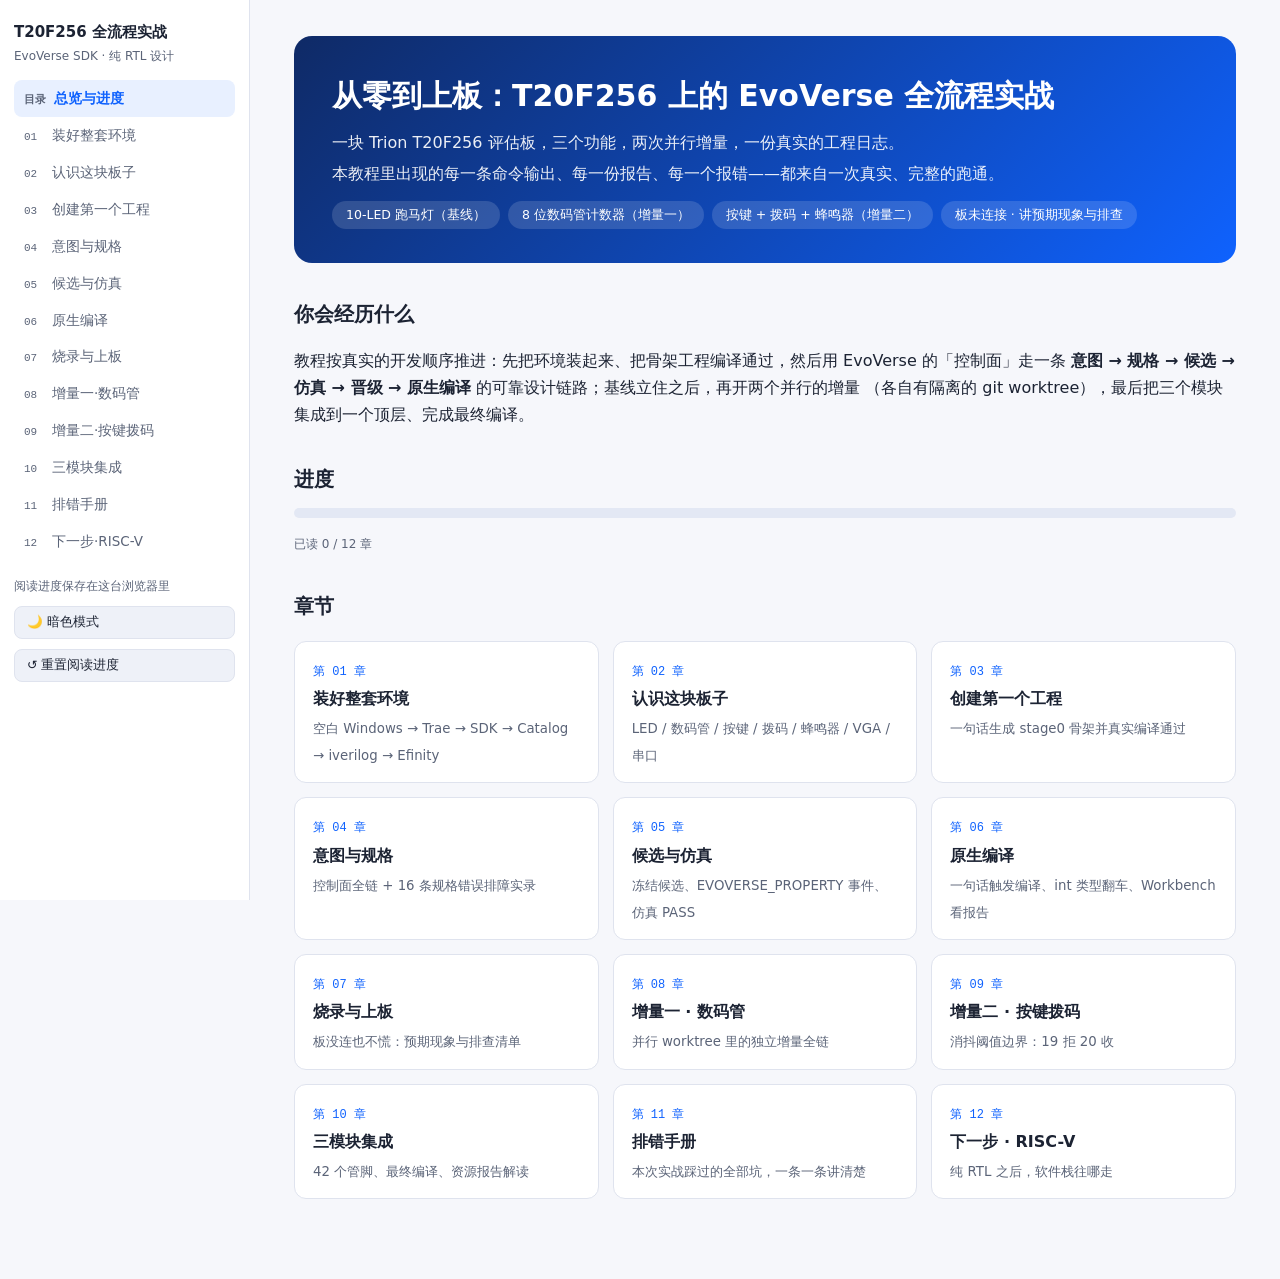
<file: learn/t20f256-rtl-fullflow/index.html>
<!doctype html>
<html lang="zh-CN">
<head>
<meta charset="utf-8">
<meta name="viewport" content="width=device-width, initial-scale=1">
<title>T20F256 全流程实战 · 目录</title>
<link rel="stylesheet" href="assets/site.css?v=2">
<script>(function(){var t;try{t=localStorage.getItem("t20f256-theme")}catch(e){}document.documentElement.dataset.theme=t||(matchMedia("(prefers-color-scheme: dark)").matches?"dark":"light")})()</script>
</head>
<body data-ch="index">
<aside class="sidebar">
  <div class="brand">T20F256 全流程实战<small>EvoVerse SDK · 纯 RTL 设计</small></div>
  <nav>
    <a href="index.html" data-ch="index"><span class="no">目录</span>总览与进度</a>
    <a href="01-environment.html" data-ch="01"><span class="no">01</span>装好整套环境</a>
    <a href="02-board.html" data-ch="02"><span class="no">02</span>认识这块板子</a>
    <a href="03-new-project.html" data-ch="03"><span class="no">03</span>创建第一个工程</a>
    <a href="04-intent-spec.html" data-ch="04"><span class="no">04</span>意图与规格</a>
    <a href="05-candidate-sim.html" data-ch="05"><span class="no">05</span>候选与仿真</a>
    <a href="06-native-build.html" data-ch="06"><span class="no">06</span>原生编译</a>
    <a href="07-program.html" data-ch="07"><span class="no">07</span>烧录与上板</a>
    <a href="08-increment-seg.html" data-ch="08"><span class="no">08</span>增量一·数码管</a>
    <a href="09-increment-btn.html" data-ch="09"><span class="no">09</span>增量二·按键拨码</a>
    <a href="10-integration.html" data-ch="10"><span class="no">10</span>三模块集成</a>
    <a href="11-troubleshooting.html" data-ch="11"><span class="no">11</span>排错手册</a>
    <a href="12-roadmap.html" data-ch="12"><span class="no">12</span>下一步·RISC-V</a>
  </nav>
  <div class="progress-note">阅读进度保存在这台浏览器里</div>
</aside>
<main>
  <div class="hero">
    <h1>从零到上板：T20F256 上的 EvoVerse 全流程实战</h1>
    <p>一块 Trion T20F256 评估板，三个功能，两次并行增量，一份真实的工程日志。</p>
    <p>本教程里出现的每一条命令输出、每一份报告、每一个报错——都来自一次真实、完整的跑通。</p>
    <div class="chips">
      <span>10-LED 跑马灯（基线）</span><span>8 位数码管计数器（增量一）</span>
      <span>按键 + 拨码 + 蜂鸣器（增量二）</span><span>板未连接 · 讲预期现象与排查</span>
    </div>
  </div>

  <h2>你会经历什么</h2>
  <p>教程按真实的开发顺序推进：先把环境装起来、把骨架工程编译通过，然后用 EvoVerse 的「控制面」走一条
  <b>意图 → 规格 → 候选 → 仿真 → 晋级 → 原生编译</b> 的可靠设计链路；基线立住之后，再开两个并行的增量
  （各自有隔离的 git worktree），最后把三个模块集成到一个顶层、完成最终编译。</p>

  <h2>进度</h2>
  <div class="progress-bar"><div id="progress-fill"></div></div>
  <div id="progress-label" class="progress-note">已读 0 / 12 章</div>

  <h2>章节</h2>
  <div class="ch-grid">
    <a class="ch" href="01-environment.html"><span class="no">第 01 章</span><b>装好整套环境</b><small>空白 Windows → Trae → SDK → Catalog → iverilog → Efinity</small></a>
    <a class="ch" href="02-board.html"><span class="no">第 02 章</span><b>认识这块板子</b><small>LED / 数码管 / 按键 / 拨码 / 蜂鸣器 / VGA / 串口</small></a>
    <a class="ch" href="03-new-project.html"><span class="no">第 03 章</span><b>创建第一个工程</b><small>一句话生成 stage0 骨架并真实编译通过</small></a>
    <a class="ch" href="04-intent-spec.html"><span class="no">第 04 章</span><b>意图与规格</b><small>控制面全链 + 16 条规格错误排障实录</small></a>
    <a class="ch" href="05-candidate-sim.html"><span class="no">第 05 章</span><b>候选与仿真</b><small>冻结候选、EVOVERSE_PROPERTY 事件、仿真 PASS</small></a>
    <a class="ch" href="06-native-build.html"><span class="no">第 06 章</span><b>原生编译</b><small>一句话触发编译、int 类型翻车、Workbench 看报告</small></a>
    <a class="ch" href="07-program.html"><span class="no">第 07 章</span><b>烧录与上板</b><small>板没连也不慌：预期现象与排查清单</small></a>
    <a class="ch" href="08-increment-seg.html"><span class="no">第 08 章</span><b>增量一 · 数码管</b><small>并行 worktree 里的独立增量全链</small></a>
    <a class="ch" href="09-increment-btn.html"><span class="no">第 09 章</span><b>增量二 · 按键拨码</b><small>消抖阈值边界：19 拒 20 收</small></a>
    <a class="ch" href="10-integration.html"><span class="no">第 10 章</span><b>三模块集成</b><small>42 个管脚、最终编译、资源报告解读</small></a>
    <a class="ch" href="11-troubleshooting.html"><span class="no">第 11 章</span><b>排错手册</b><small>本次实战踩过的全部坑，一条一条讲清楚</small></a>
    <a class="ch" href="12-roadmap.html"><span class="no">第 12 章</span><b>下一步 · RISC-V</b><small>纯 RTL 之后，软件栈往哪走</small></a>
  </div>
</main>
<script src="assets/site.js?v=4"></script>
</body>
</html>
</file>
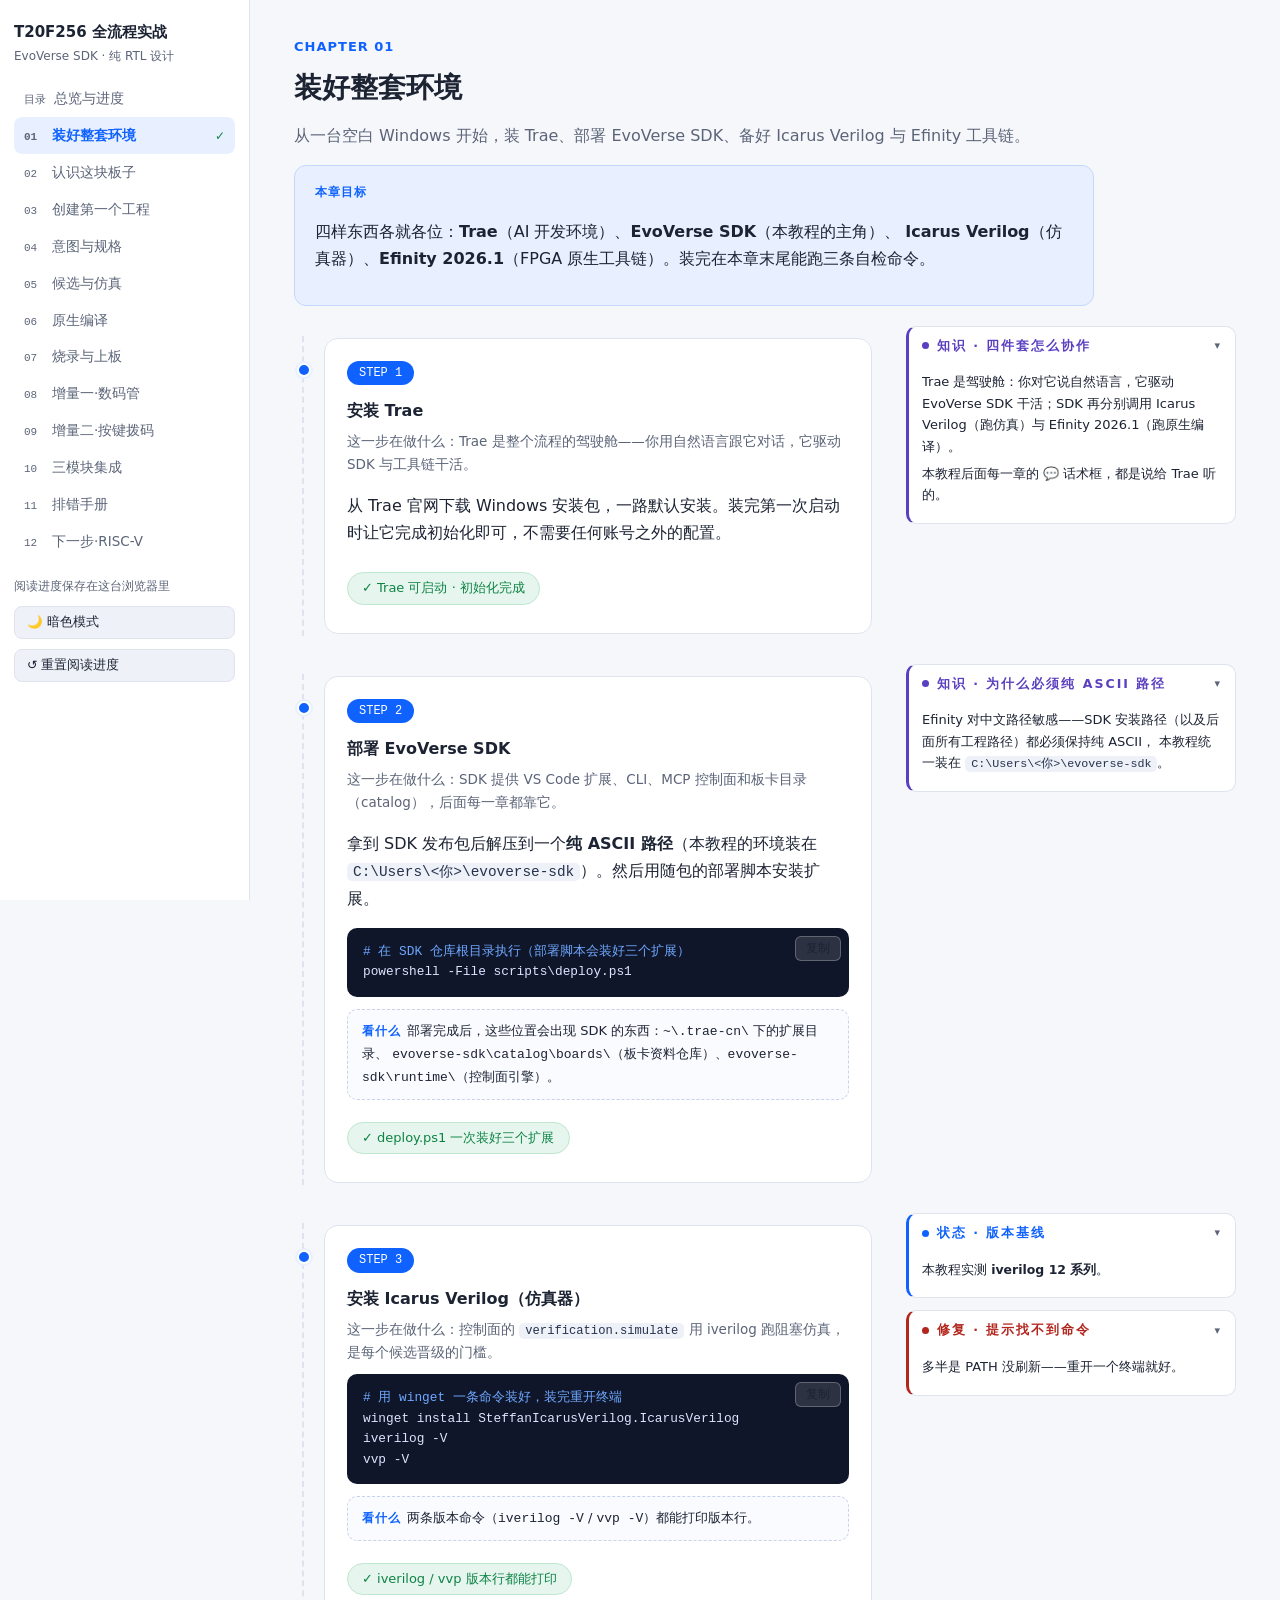
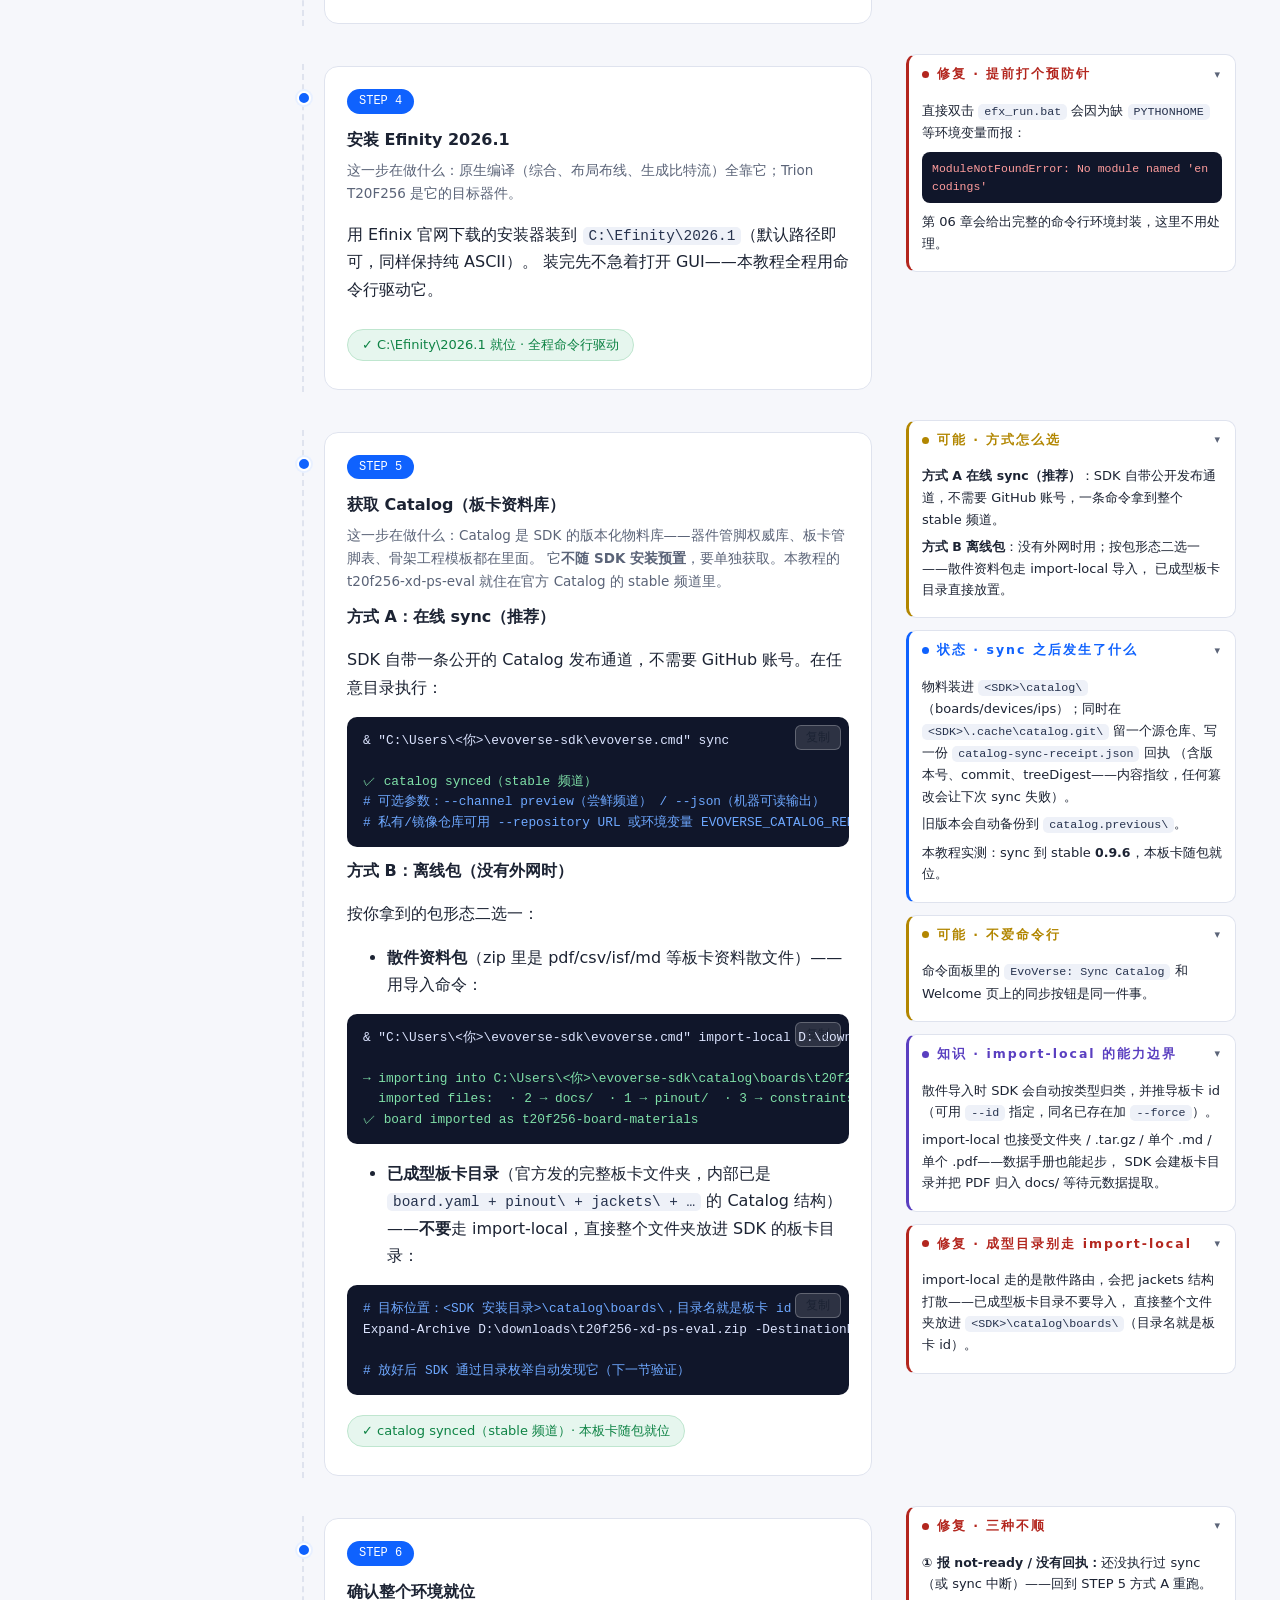
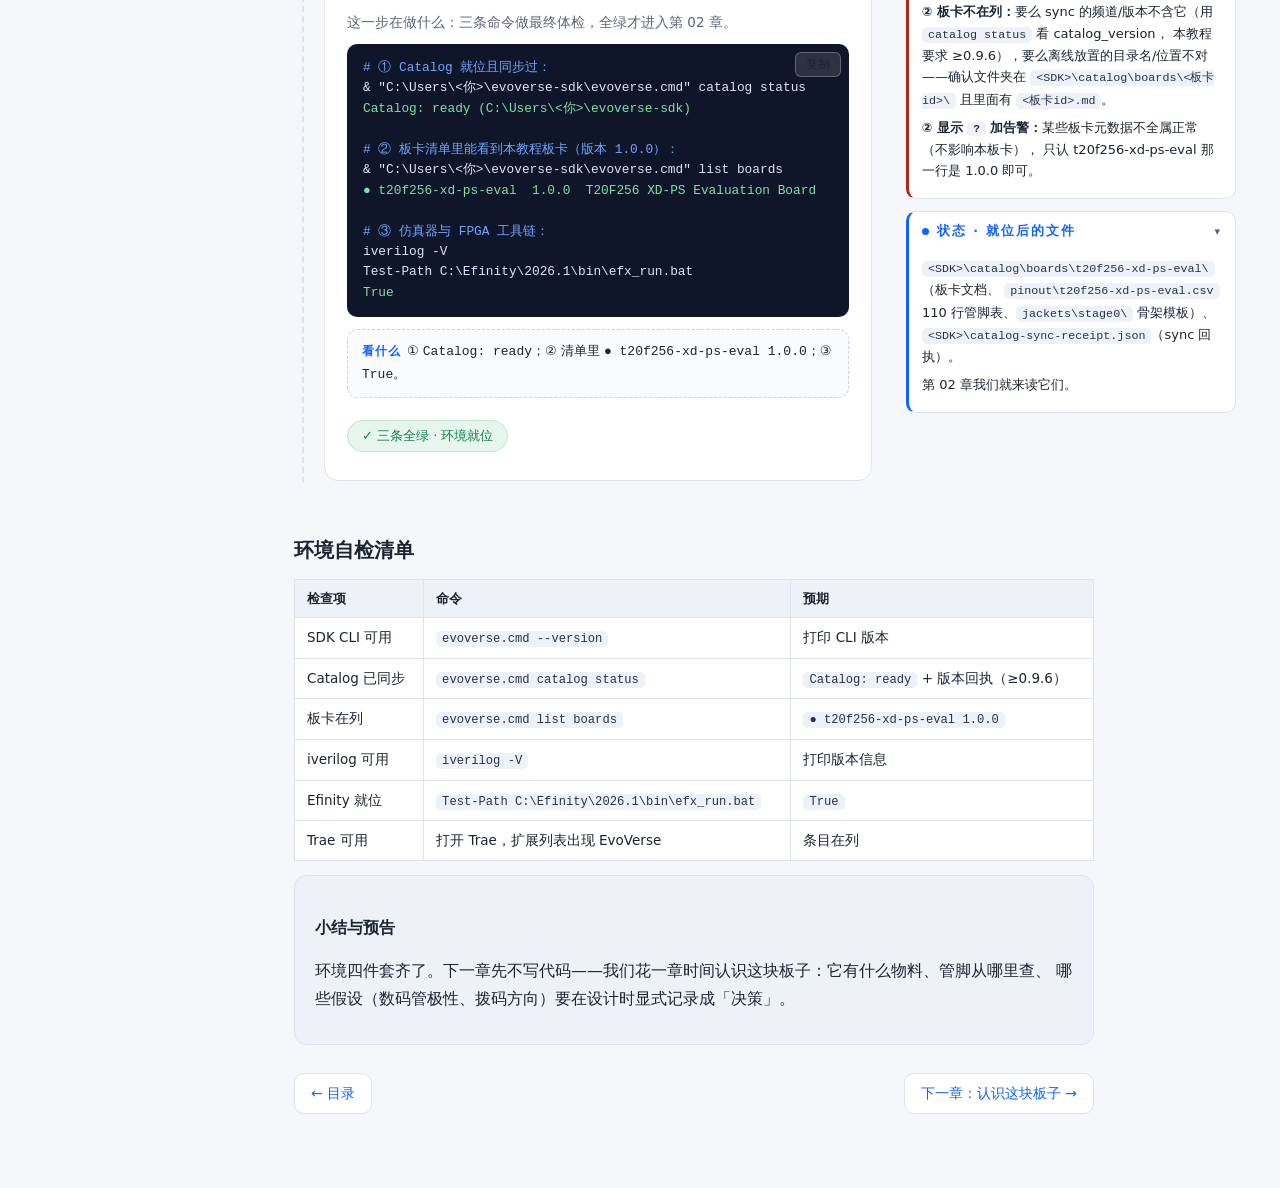
<file: learn/t20f256-rtl-fullflow/01-environment.html>
<!doctype html>
<html lang="zh-CN">
<head>
<meta charset="utf-8">
<meta name="viewport" content="width=device-width, initial-scale=1">
<title>第 01 章 · 装好整套环境</title>
<link rel="stylesheet" href="assets/site.css?v=2">
<script>(function(){var t;try{t=localStorage.getItem("t20f256-theme")}catch(e){}document.documentElement.dataset.theme=t||(matchMedia("(prefers-color-scheme: dark)").matches?"dark":"light")})()</script>
</head>
<body data-ch="01">
<aside class="sidebar">
  <div class="brand">T20F256 全流程实战<small>EvoVerse SDK · 纯 RTL 设计</small></div>
  <nav>
    <a href="index.html" data-ch="index"><span class="no">目录</span>总览与进度</a>
    <a href="01-environment.html" data-ch="01"><span class="no">01</span>装好整套环境</a>
    <a href="02-board.html" data-ch="02"><span class="no">02</span>认识这块板子</a>
    <a href="03-new-project.html" data-ch="03"><span class="no">03</span>创建第一个工程</a>
    <a href="04-intent-spec.html" data-ch="04"><span class="no">04</span>意图与规格</a>
    <a href="05-candidate-sim.html" data-ch="05"><span class="no">05</span>候选与仿真</a>
    <a href="06-native-build.html" data-ch="06"><span class="no">06</span>原生编译</a>
    <a href="07-program.html" data-ch="07"><span class="no">07</span>烧录与上板</a>
    <a href="08-increment-seg.html" data-ch="08"><span class="no">08</span>增量一·数码管</a>
    <a href="09-increment-btn.html" data-ch="09"><span class="no">09</span>增量二·按键拨码</a>
    <a href="10-integration.html" data-ch="10"><span class="no">10</span>三模块集成</a>
    <a href="11-troubleshooting.html" data-ch="11"><span class="no">11</span>排错手册</a>
    <a href="12-roadmap.html" data-ch="12"><span class="no">12</span>下一步·RISC-V</a>
  </nav>
  <div class="progress-note">阅读进度保存在这台浏览器里</div>
</aside>
<main>
<div class="lead">
<header class="ch-head">
  <div class="kicker">CHAPTER 01</div>
  <h1>装好整套环境</h1>
  <p class="sub">从一台空白 Windows 开始，装 Trae、部署 EvoVerse SDK、备好 Icarus Verilog 与 Efinity 工具链。</p>
</header>

<section class="card goal-card">
  <div class="tag">本章目标</div>
  <p>四样东西各就各位：<b>Trae</b>（AI 开发环境）、<b>EvoVerse SDK</b>（本教程的主角）、
  <b>Icarus Verilog</b>（仿真器）、<b>Efinity 2026.1</b>（FPGA 原生工具链）。装完在本章末尾能跑三条自检命令。</p>
</section>
</div>

<div class="step-row">
  <div class="flow">
  <div class="step">
    <span class="step-no">STEP 1</span>
    <h3>安装 Trae</h3>
    <p class="why">这一步在做什么：Trae 是整个流程的驾驶舱——你用自然语言跟它对话，它驱动 SDK 与工具链干活。</p>
    <p>从 Trae 官网下载 Windows 安装包，一路默认安装。装完第一次启动时让它完成初始化即可，不需要任何账号之外的配置。</p>
    <div class="status-line ok">✓ Trae 可启动 · 初始化完成</div>
  </div>
  </div>
  <aside class="rail"><div class="rail-inner">
    <details class="aside-card a-learn" open>
      <summary>知识 · 四件套怎么协作</summary>
      <div class="body">
        <p>Trae 是驾驶舱：你对它说自然语言，它驱动 EvoVerse SDK 干活；SDK 再分别调用
        Icarus Verilog（跑仿真）与 Efinity 2026.1（跑原生编译）。</p>
        <p>本教程后面每一章的 💬 话术框，都是说给 Trae 听的。</p>
      </div>
    </details>
  </div></aside>
</div>

<div class="step-row">
  <div class="flow">
  <div class="step">
    <span class="step-no">STEP 2</span>
    <h3>部署 EvoVerse SDK</h3>
    <p class="why">这一步在做什么：SDK 提供 VS Code 扩展、CLI、MCP 控制面和板卡目录（catalog），后面每一章都靠它。</p>
    <p>拿到 SDK 发布包后解压到一个<b>纯 ASCII 路径</b>（本教程的环境装在
    <code>C:\Users\&lt;你&gt;\evoverse-sdk</code>）。然后用随包的部署脚本安装扩展。</p>
    <div class="codeblock"><button class="copy-btn">复制</button><pre><span class="k"># 在 SDK 仓库根目录执行（部署脚本会装好三个扩展）</span>
powershell -File scripts\deploy.ps1</pre></div>
    <div class="obs"><span class="tag">看什么</span>部署完成后，这些位置会出现 SDK 的东西：<code>~\.trae-cn\</code> 下的扩展目录、
    <code>evoverse-sdk\catalog\boards\</code>（板卡资料仓库）、<code>evoverse-sdk\runtime\</code>（控制面引擎）。</div>
    <div class="status-line ok">✓ deploy.ps1 一次装好三个扩展</div>
  </div>
  </div>
  <aside class="rail"><div class="rail-inner">
    <details class="aside-card a-learn" open>
      <summary>知识 · 为什么必须纯 ASCII 路径</summary>
      <div class="body">
        <p>Efinity 对中文路径敏感——SDK 安装路径（以及后面所有工程路径）都必须保持纯 ASCII，
        本教程统一装在 <code>C:\Users\&lt;你&gt;\evoverse-sdk</code>。</p>
      </div>
    </details>
  </div></aside>
</div>

<div class="step-row">
  <div class="flow">
  <div class="step">
    <span class="step-no">STEP 3</span>
    <h3>安装 Icarus Verilog（仿真器）</h3>
    <p class="why">这一步在做什么：控制面的 <code>verification.simulate</code> 用 iverilog 跑阻塞仿真，是每个候选晋级的门槛。</p>
    <div class="codeblock"><button class="copy-btn">复制</button><pre><span class="k"># 用 winget 一条命令装好，装完重开终端</span>
winget install SteffanIcarusVerilog.IcarusVerilog
iverilog -V
vvp -V</pre></div>
    <div class="obs"><span class="tag">看什么</span>两条版本命令（<code>iverilog -V</code> / <code>vvp -V</code>）都能打印版本行。</div>
    <div class="status-line ok">✓ iverilog / vvp 版本行都能打印</div>
  </div>
  </div>
  <aside class="rail"><div class="rail-inner">
    <details class="aside-card a-status" open>
      <summary>状态 · 版本基线</summary>
      <div class="body">
        <p>本教程实测 <b>iverilog 12 系列</b>。</p>
      </div>
    </details>
    <details class="aside-card a-fix" open>
      <summary>修复 · 提示找不到命令</summary>
      <div class="body">
        <p>多半是 PATH 没刷新——重开一个终端就好。</p>
      </div>
    </details>
  </div></aside>
</div>

<div class="step-row">
  <div class="flow">
  <div class="step">
    <span class="step-no">STEP 4</span>
    <h3>安装 Efinity 2026.1</h3>
    <p class="why">这一步在做什么：原生编译（综合、布局布线、生成比特流）全靠它；Trion T20F256 是它的目标器件。</p>
    <p>用 Efinix 官网下载的安装器装到 <code>C:\Efinity\2026.1</code>（默认路径即可，同样保持纯 ASCII）。
    装完先不急着打开 GUI——本教程全程用命令行驱动它。</p>
    <div class="status-line ok">✓ C:\Efinity\2026.1 就位 · 全程命令行驱动</div>
  </div>
  </div>
  <aside class="rail"><div class="rail-inner">
    <details class="aside-card a-fix" open>
      <summary>修复 · 提前打个预防针</summary>
      <div class="body">
        <p>直接双击 <code>efx_run.bat</code> 会因为缺 <code>PYTHONHOME</code> 等环境变量而报：</p>
        <pre><span class="r">ModuleNotFoundError: No module named 'encodings'</span></pre>
        <p>第 06 章会给出完整的命令行环境封装，这里不用处理。</p>
      </div>
    </details>
  </div></aside>
</div>

<div class="step-row">
  <div class="flow">
  <div class="step">
    <span class="step-no">STEP 5</span>
    <h3>获取 Catalog（板卡资料库）</h3>
    <p class="why">这一步在做什么：Catalog 是 SDK 的版本化物料库——器件管脚权威库、板卡管脚表、骨架工程模板都在里面。
    它<b>不随 SDK 安装预置</b>，要单独获取。本教程的 t20f256-xd-ps-eval 就住在官方 Catalog 的 stable 频道里。</p>

    <h3>方式 A：在线 sync（推荐）</h3>
    <p>SDK 自带一条公开的 Catalog 发布通道，不需要 GitHub 账号。在任意目录执行：</p>
    <div class="codeblock"><button class="copy-btn">复制</button><pre>& "C:\Users\&lt;你&gt;\evoverse-sdk\evoverse.cmd" sync

<span class="g">✓ catalog synced（stable 频道）</span>
<span class="k"># 可选参数：--channel preview（尝鲜频道） / --json（机器可读输出）</span>
<span class="k"># 私有/镜像仓库可用 --repository URL 或环境变量 EVOVERSE_CATALOG_REPOSITORY 覆盖</span></pre></div>

    <h3>方式 B：离线包（没有外网时）</h3>
    <p>按你拿到的包形态二选一：</p>
    <ul>
      <li><b>散件资料包</b>（zip 里是 pdf/csv/isf/md 等板卡资料散文件）——用导入命令：</li>
    </ul>
    <div class="codeblock"><button class="copy-btn">复制</button><pre>& "C:\Users\&lt;你&gt;\evoverse-sdk\evoverse.cmd" import-local D:\downloads\t20f256-board-materials.zip

<span class="g">→ importing into C:\Users\&lt;你&gt;\evoverse-sdk\catalog\boards\t20f256-board-materials</span>
<span class="g">  imported files:  · 2 → docs/  · 1 → pinout/  · 3 → constraints/  · 1 → root/</span>
<span class="g">✓ board imported as t20f256-board-materials</span></pre></div>
    <ul>
      <li><b>已成型板卡目录</b>（官方发的完整板卡文件夹，内部已是 <code>board.yaml + pinout\ + jackets\ + …</code>
      的 Catalog 结构）——<b>不要</b>走 import-local，直接整个文件夹放进 SDK 的板卡目录：</li>
    </ul>
    <div class="codeblock"><button class="copy-btn">复制</button><pre><span class="k"># 目标位置：&lt;SDK 安装目录&gt;\catalog\boards\，目录名就是板卡 id</span>
Expand-Archive D:\downloads\t20f256-xd-ps-eval.zip -DestinationPath "C:\Users\&lt;你&gt;\evoverse-sdk\catalog\boards\"

<span class="k"># 放好后 SDK 通过目录枚举自动发现它（下一节验证）</span></pre></div>
    <div class="status-line ok">✓ catalog synced（stable 频道）· 本板卡随包就位</div>
  </div>
  </div>
  <aside class="rail"><div class="rail-inner">
    <details class="aside-card a-branch" open>
      <summary>可能 · 方式怎么选</summary>
      <div class="body">
        <p><b>方式 A 在线 sync（推荐）</b>：SDK 自带公开发布通道，不需要 GitHub 账号，一条命令拿到整个 stable 频道。</p>
        <p><b>方式 B 离线包</b>：没有外网时用；按包形态二选一——散件资料包走 import-local 导入，
        已成型板卡目录直接放置。</p>
      </div>
    </details>
    <details class="aside-card a-status" open>
      <summary>状态 · sync 之后发生了什么</summary>
      <div class="body">
        <p>物料装进 <code>&lt;SDK&gt;\catalog\</code>（boards/devices/ips）；同时在
        <code>&lt;SDK&gt;\.cache\catalog.git\</code> 留一个源仓库、写一份 <code>catalog-sync-receipt.json</code> 回执
        （含版本号、commit、treeDigest——内容指纹，任何篡改会让下次 sync 失败）。</p>
        <p>旧版本会自动备份到 <code>catalog.previous\</code>。</p>
        <p>本教程实测：sync 到 stable <b>0.9.6</b>，本板卡随包就位。</p>
      </div>
    </details>
    <details class="aside-card a-branch" open>
      <summary>可能 · 不爱命令行</summary>
      <div class="body">
        <p>命令面板里的 <code>EvoVerse: Sync Catalog</code> 和 Welcome 页上的同步按钮是同一件事。</p>
      </div>
    </details>
    <details class="aside-card a-learn" open>
      <summary>知识 · import-local 的能力边界</summary>
      <div class="body">
        <p>散件导入时 SDK 会自动按类型归类，并推导板卡 id（可用 <code>--id</code> 指定，同名已存在加 <code>--force</code>）。</p>
        <p>import-local 也接受文件夹 / .tar.gz / 单个 .md / 单个 .pdf——数据手册也能起步，
        SDK 会建板卡目录并把 PDF 归入 docs/ 等待元数据提取。</p>
      </div>
    </details>
    <details class="aside-card a-fix" open>
      <summary>修复 · 成型目录别走 import-local</summary>
      <div class="body">
        <p>import-local 走的是散件路由，会把 jackets 结构打散——已成型板卡目录不要导入，
        直接整个文件夹放进 <code>&lt;SDK&gt;\catalog\boards\</code>（目录名就是板卡 id）。</p>
      </div>
    </details>
  </div></aside>
</div>

<div class="step-row">
  <div class="flow">
  <div class="step">
    <span class="step-no">STEP 6</span>
    <h3>确认整个环境就位</h3>
    <p class="why">这一步在做什么：三条命令做最终体检，全绿才进入第 02 章。</p>
    <div class="codeblock"><button class="copy-btn">复制</button><pre><span class="k"># ① Catalog 就位且同步过：</span>
& "C:\Users\&lt;你&gt;\evoverse-sdk\evoverse.cmd" catalog status
<span class="g">Catalog: ready (C:\Users\&lt;你&gt;\evoverse-sdk)</span>

<span class="k"># ② 板卡清单里能看到本教程板卡（版本 1.0.0）：</span>
& "C:\Users\&lt;你&gt;\evoverse-sdk\evoverse.cmd" list boards
<span class="g">● t20f256-xd-ps-eval  1.0.0  T20F256 XD-PS Evaluation Board</span>

<span class="k"># ③ 仿真器与 FPGA 工具链：</span>
iverilog -V
Test-Path C:\Efinity\2026.1\bin\efx_run.bat
<span class="g">True</span></pre></div>
    <div class="obs"><span class="tag">看什么</span>① <code>Catalog: ready</code>；② 清单里 <code>● t20f256-xd-ps-eval  1.0.0</code>；③ <code>True</code>。</div>
    <div class="status-line ok">✓ 三条全绿 · 环境就位</div>
  </div>
  </div>
  <aside class="rail"><div class="rail-inner">
    <details class="aside-card a-fix" open>
      <summary>修复 · 三种不顺</summary>
      <div class="body">
        <p><b>① 报 not-ready / 没有回执：</b>还没执行过 sync（或 sync 中断）——回到 STEP 5 方式 A 重跑。</p>
        <p><b>② 板卡不在列：</b>要么 sync 的频道/版本不含它（用 <code>catalog status</code> 看 catalog_version，
        本教程要求 ≥0.9.6），要么离线放置的目录名/位置不对——确认文件夹在
        <code>&lt;SDK&gt;\catalog\boards\&lt;板卡id&gt;\</code> 且里面有 <code>&lt;板卡id&gt;.md</code>。</p>
        <p><b>② 显示 <code>?</code> 加告警：</b>某些板卡元数据不全属正常（不影响本板卡），
        只认 t20f256-xd-ps-eval 那一行是 1.0.0 即可。</p>
      </div>
    </details>
    <details class="aside-card a-status" open>
      <summary>状态 · 就位后的文件</summary>
      <div class="body">
        <p><code>&lt;SDK&gt;\catalog\boards\t20f256-xd-ps-eval\</code>（板卡文档、
        <code>pinout\t20f256-xd-ps-eval.csv</code> 110 行管脚表、<code>jackets\stage0\</code> 骨架模板）、
        <code>&lt;SDK&gt;\catalog-sync-receipt.json</code>（sync 回执）。</p>
        <p>第 02 章我们就来读它们。</p>
      </div>
    </details>
  </div></aside>
</div>

<div class="lead">
<h2>环境自检清单</h2>
<table>
  <tr><th>检查项</th><th>命令</th><th>预期</th></tr>
  <tr><td>SDK CLI 可用</td><td><code>evoverse.cmd --version</code></td><td>打印 CLI 版本</td></tr>
  <tr><td>Catalog 已同步</td><td><code>evoverse.cmd catalog status</code></td><td><code>Catalog: ready</code> + 版本回执（≥0.9.6）</td></tr>
  <tr><td>板卡在列</td><td><code>evoverse.cmd list boards</code></td><td><code>● t20f256-xd-ps-eval 1.0.0</code></td></tr>
  <tr><td>iverilog 可用</td><td><code>iverilog -V</code></td><td>打印版本信息</td></tr>
  <tr><td>Efinity 就位</td><td><code>Test-Path C:\Efinity\2026.1\bin\efx_run.bat</code></td><td><code>True</code></td></tr>
  <tr><td>Trae 可用</td><td>打开 Trae，扩展列表出现 EvoVerse</td><td>条目在列</td></tr>
</table>

<section class="card summary">
  <h3>小结与预告</h3>
  <p>环境四件套齐了。下一章先不写代码——我们花一章时间认识这块板子：它有什么物料、管脚从哪里查、
  哪些假设（数码管极性、拨码方向）要在设计时显式记录成「决策」。</p>
</section>
<div class="ch-nav"><a href="index.html">← 目录</a><a href="02-board.html">下一章：认识这块板子 →</a></div>
</div>
</main>
<script src="assets/site.js?v=4"></script>
</body>
</html>
</file>
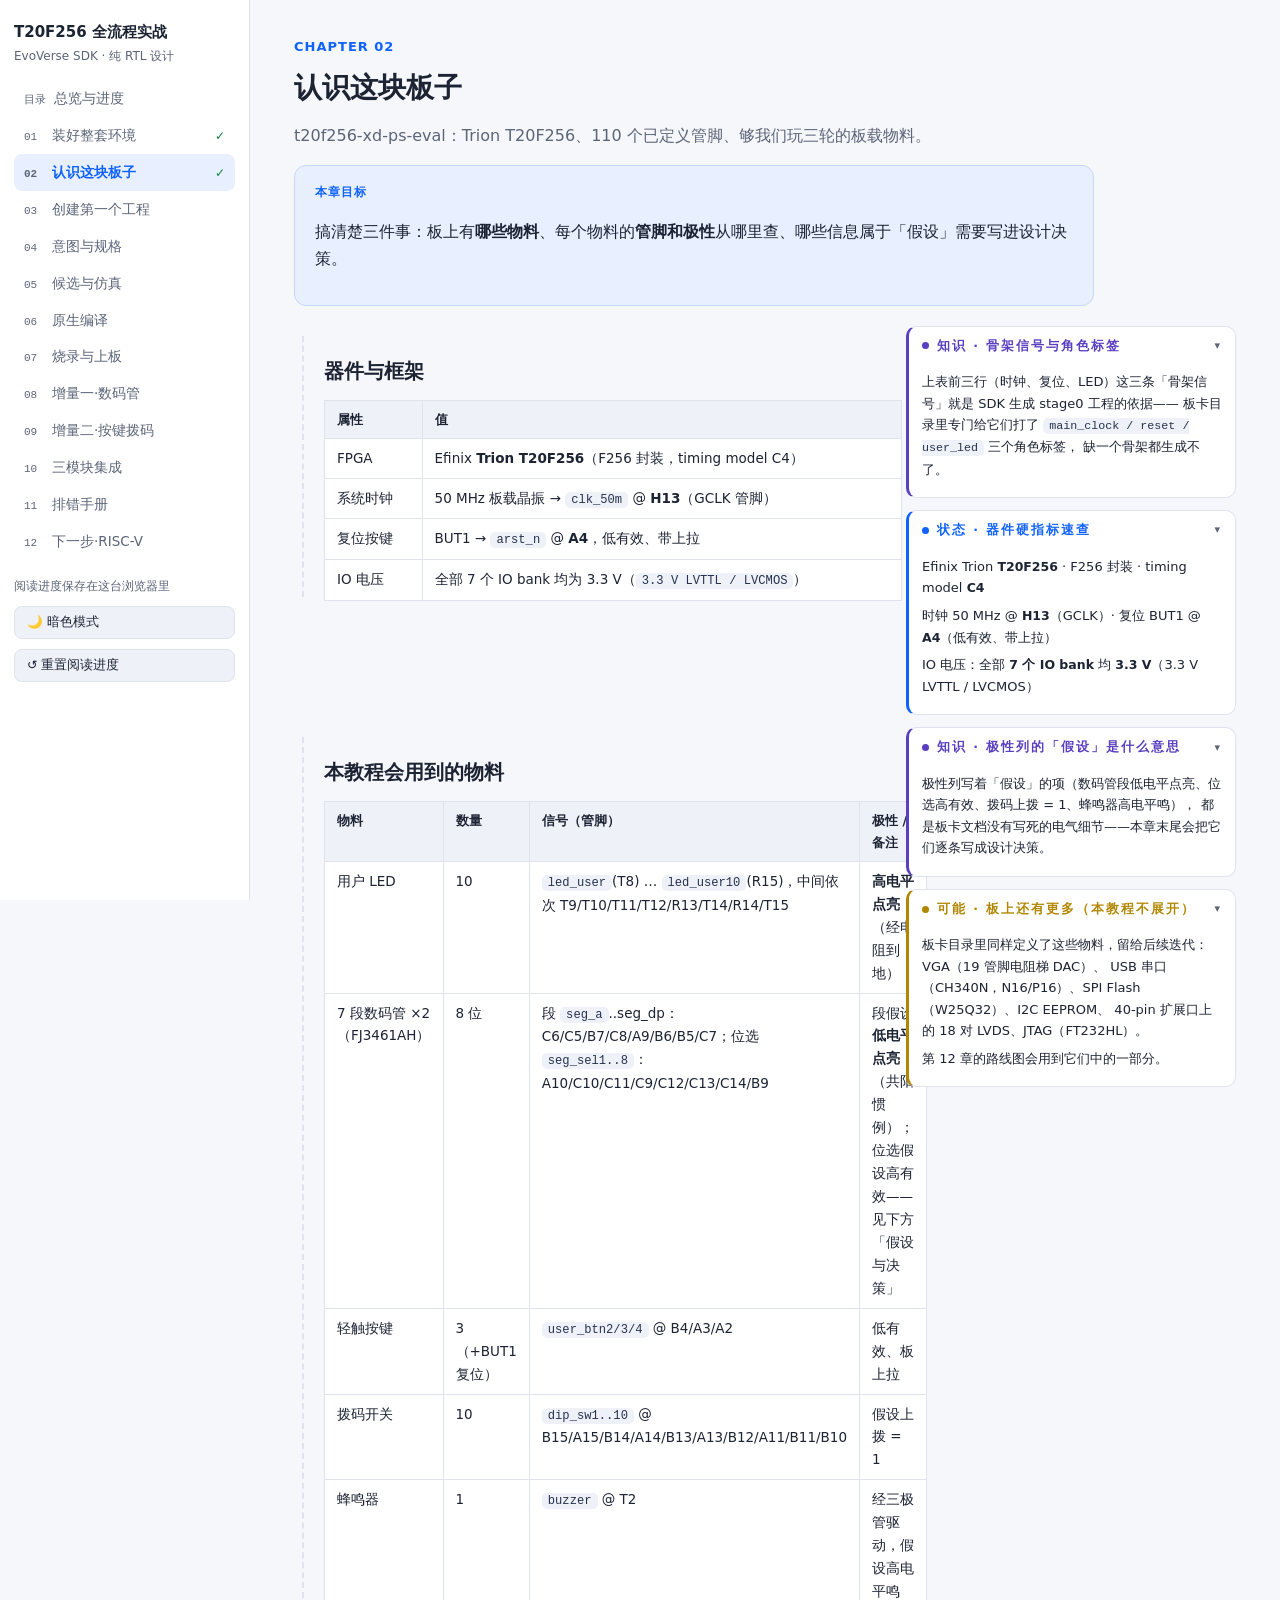
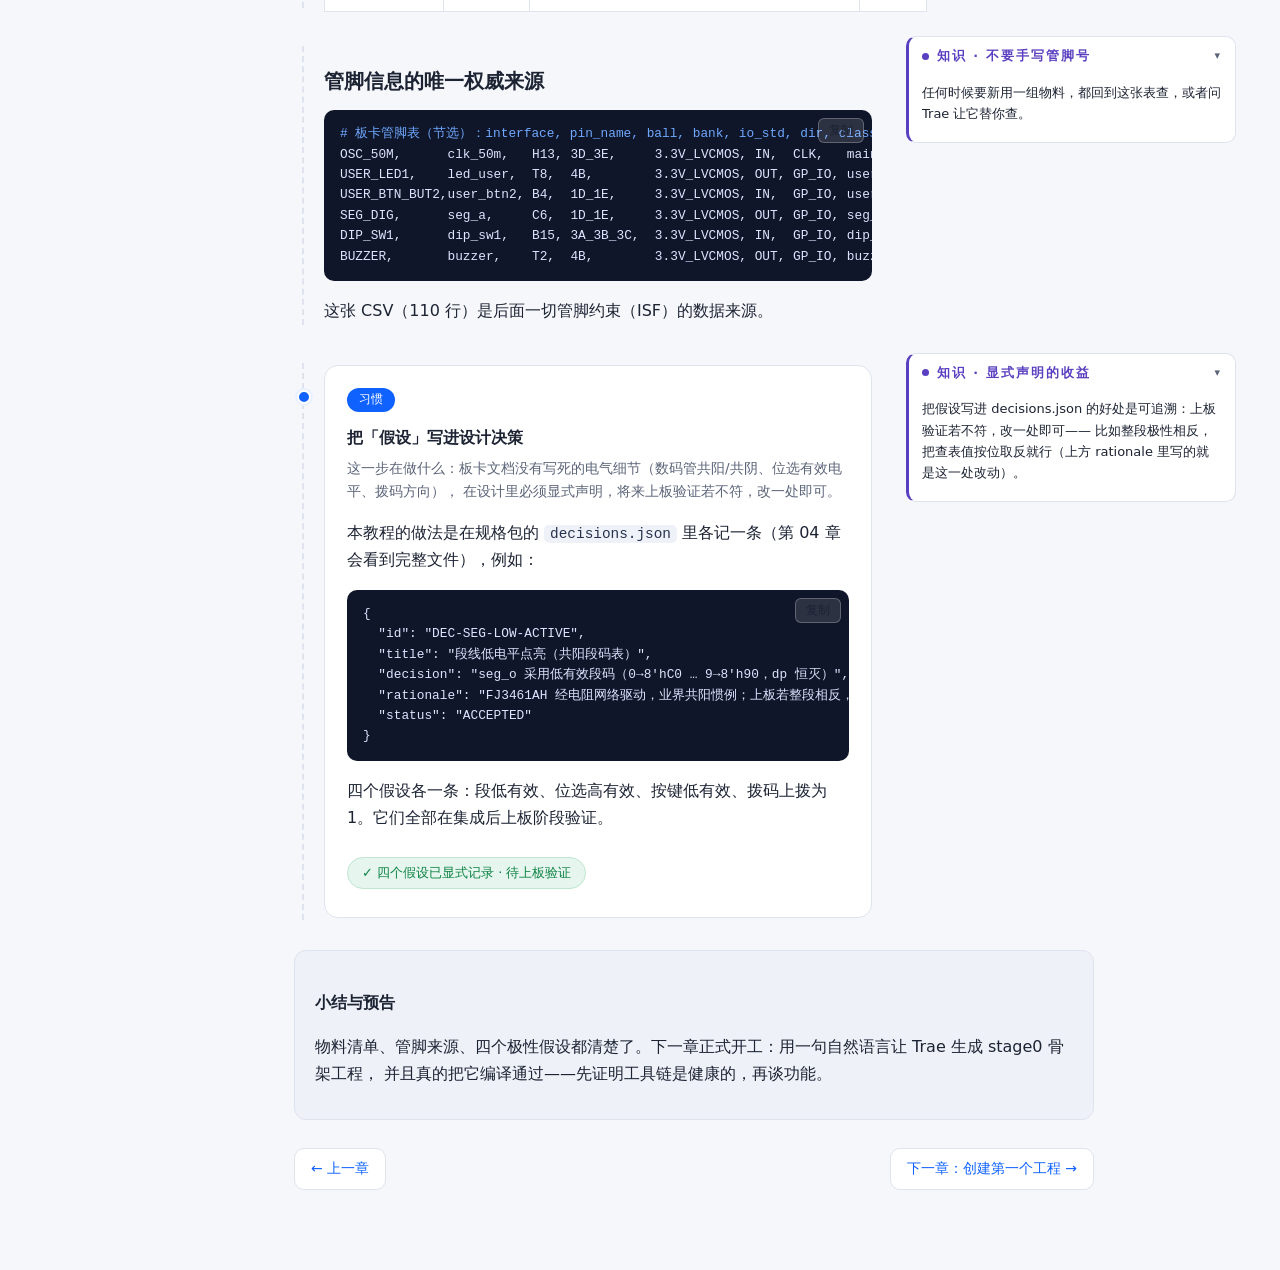
<file: learn/t20f256-rtl-fullflow/02-board.html>
<!doctype html>
<html lang="zh-CN">
<head>
<meta charset="utf-8">
<meta name="viewport" content="width=device-width, initial-scale=1">
<title>第 02 章 · 认识这块板子</title>
<link rel="stylesheet" href="assets/site.css?v=2">
<script>(function(){var t;try{t=localStorage.getItem("t20f256-theme")}catch(e){}document.documentElement.dataset.theme=t||(matchMedia("(prefers-color-scheme: dark)").matches?"dark":"light")})()</script>
</head>
<body data-ch="02">
<aside class="sidebar">
  <div class="brand">T20F256 全流程实战<small>EvoVerse SDK · 纯 RTL 设计</small></div>
  <nav>
    <a href="index.html" data-ch="index"><span class="no">目录</span>总览与进度</a>
    <a href="01-environment.html" data-ch="01"><span class="no">01</span>装好整套环境</a>
    <a href="02-board.html" data-ch="02"><span class="no">02</span>认识这块板子</a>
    <a href="03-new-project.html" data-ch="03"><span class="no">03</span>创建第一个工程</a>
    <a href="04-intent-spec.html" data-ch="04"><span class="no">04</span>意图与规格</a>
    <a href="05-candidate-sim.html" data-ch="05"><span class="no">05</span>候选与仿真</a>
    <a href="06-native-build.html" data-ch="06"><span class="no">06</span>原生编译</a>
    <a href="07-program.html" data-ch="07"><span class="no">07</span>烧录与上板</a>
    <a href="08-increment-seg.html" data-ch="08"><span class="no">08</span>增量一·数码管</a>
    <a href="09-increment-btn.html" data-ch="09"><span class="no">09</span>增量二·按键拨码</a>
    <a href="10-integration.html" data-ch="10"><span class="no">10</span>三模块集成</a>
    <a href="11-troubleshooting.html" data-ch="11"><span class="no">11</span>排错手册</a>
    <a href="12-roadmap.html" data-ch="12"><span class="no">12</span>下一步·RISC-V</a>
  </nav>
  <div class="progress-note">阅读进度保存在这台浏览器里</div>
</aside>
<main>
<div class="lead">
<header class="ch-head">
  <div class="kicker">CHAPTER 02</div>
  <h1>认识这块板子</h1>
  <p class="sub">t20f256-xd-ps-eval：Trion T20F256、110 个已定义管脚、够我们玩三轮的板载物料。</p>
</header>

<section class="card goal-card">
  <div class="tag">本章目标</div>
  <p>搞清楚三件事：板上有<b>哪些物料</b>、每个物料的<b>管脚和极性</b>从哪里查、哪些信息属于「假设」需要写进设计决策。</p>
</section>
</div>

<div class="step-row">
  <div class="flow">
    <h2>器件与框架</h2>
    <table>
      <tr><th>属性</th><th>值</th></tr>
      <tr><td>FPGA</td><td>Efinix <b>Trion T20F256</b>（F256 封装，timing model C4）</td></tr>
      <tr><td>系统时钟</td><td>50 MHz 板载晶振 → <code>clk_50m</code> @ <b>H13</b>（GCLK 管脚）</td></tr>
      <tr><td>复位按键</td><td>BUT1 → <code>arst_n</code> @ <b>A4</b>，低有效、带上拉</td></tr>
      <tr><td>IO 电压</td><td>全部 7 个 IO bank 均为 3.3 V（<code>3.3 V LVTTL / LVCMOS</code>）</td></tr>
    </table>
  </div>
  <aside class="rail"><div class="rail-inner">
    <details class="aside-card a-learn" open>
      <summary>知识 · 骨架信号与角色标签</summary>
      <div class="body">
        <p>上表前三行（时钟、复位、LED）这三条「骨架信号」就是 SDK 生成 stage0 工程的依据——
        板卡目录里专门给它们打了 <code>main_clock / reset / user_led</code> 三个角色标签，
        缺一个骨架都生成不了。</p>
      </div>
    </details>
    <details class="aside-card a-status" open>
      <summary>状态 · 器件硬指标速查</summary>
      <div class="body">
        <p>Efinix Trion <b>T20F256</b> · F256 封装 · timing model <b>C4</b></p>
        <p>时钟 50 MHz @ <b>H13</b>（GCLK）· 复位 BUT1 @ <b>A4</b>（低有效、带上拉）</p>
        <p>IO 电压：全部 <b>7 个 IO bank</b> 均 <b>3.3 V</b>（3.3 V LVTTL / LVCMOS）</p>
      </div>
    </details>
  </div></aside>
</div>

<div class="step-row">
  <div class="flow">
    <h2>本教程会用到的物料</h2>
    <table>
      <tr><th>物料</th><th>数量</th><th>信号（管脚）</th><th>极性 / 备注</th></tr>
      <tr>
        <td>用户 LED</td><td>10</td>
        <td><code>led_user</code>(T8) … <code>led_user10</code>(R15)，中间依次 T9/T10/T11/T12/R13/T14/R14/T15</td>
        <td><b>高电平点亮</b>（经电阻到地）</td>
      </tr>
      <tr>
        <td>7 段数码管 ×2（FJ3461AH）</td><td>8 位</td>
        <td>段 <code>seg_a</code>..seg_dp：C6/C5/B7/C8/A9/B6/B5/C7；位选 <code>seg_sel1..8</code>：A10/C10/C11/C9/C12/C13/C14/B9</td>
        <td>段假设<b>低电平点亮</b>（共阳惯例）；位选假设高有效——见下方「假设与决策」</td>
      </tr>
      <tr>
        <td>轻触按键</td><td>3（+BUT1 复位）</td>
        <td><code>user_btn2/3/4</code> @ B4/A3/A2</td>
        <td>低有效、板上拉</td>
      </tr>
      <tr>
        <td>拨码开关</td><td>10</td>
        <td><code>dip_sw1..10</code> @ B15/A15/B14/A14/B13/A13/B12/A11/B11/B10</td>
        <td>假设上拨 = 1</td>
      </tr>
      <tr>
        <td>蜂鸣器</td><td>1</td>
        <td><code>buzzer</code> @ T2</td>
        <td>经三极管驱动，假设高电平鸣</td>
      </tr>
    </table>
  </div>
  <aside class="rail"><div class="rail-inner">
    <details class="aside-card a-learn" open>
      <summary>知识 · 极性列的「假设」是什么意思</summary>
      <div class="body">
        <p>极性列写着「假设」的项（数码管段低电平点亮、位选高有效、拨码上拨 = 1、蜂鸣器高电平鸣），
        都是板卡文档没有写死的电气细节——本章末尾会把它们逐条写成设计决策。</p>
      </div>
    </details>
    <details class="aside-card a-branch" open>
      <summary>可能 · 板上还有更多（本教程不展开）</summary>
      <div class="body">
        <p>板卡目录里同样定义了这些物料，留给后续迭代：VGA（19 管脚电阻梯 DAC）、
        USB 串口（CH340N，N16/P16）、SPI Flash（W25Q32）、I2C EEPROM、
        40-pin 扩展口上的 18 对 LVDS、JTAG（FT232HL）。</p>
        <p>第 12 章的路线图会用到它们中的一部分。</p>
      </div>
    </details>
  </div></aside>
</div>

<div class="step-row">
  <div class="flow">
    <h2>管脚信息的唯一权威来源</h2>
    <div class="codeblock"><button class="copy-btn">复制</button><pre><span class="k"># 板卡管脚表（节选）：interface, pin_name, ball, bank, io_std, dir, class, function, notes</span>
OSC_50M,      clk_50m,   H13, 3D_3E,     3.3V_LVCMOS, IN,  CLK,   main_clock, 50MHz osc X2 via R87
USER_LED1,    led_user,  T8,  4B,        3.3V_LVCMOS, OUT, GP_IO, user_led,   LED1 via resistor to GND
USER_BTN_BUT2,user_btn2, B4,  1D_1E,     3.3V_LVCMOS, IN,  GP_IO, user_btn2,  push button, pullup, active-low
SEG_DIG,      seg_a,     C6,  1D_1E,     3.3V_LVCMOS, OUT, GP_IO, seg_a,      7-seg A via RN9/RN11
DIP_SW1,      dip_sw1,   B15, 3A_3B_3C,  3.3V_LVCMOS, IN,  GP_IO, dip_sw1,   slide switch SW1
BUZZER,       buzzer,    T2,  4B,        3.3V_LVCMOS, OUT, GP_IO, buzzer,     via R7 driver transistor</pre></div>
    <p class="why">这张 CSV（110 行）是后面一切管脚约束（ISF）的数据来源。</p>
  </div>
  <aside class="rail"><div class="rail-inner">
    <details class="aside-card a-learn" open>
      <summary>知识 · 不要手写管脚号</summary>
      <div class="body">
        <p>任何时候要新用一组物料，都回到这张表查，或者问 Trae 让它替你查。</p>
      </div>
    </details>
  </div></aside>
</div>

<div class="step-row">
  <div class="flow">
  <div class="step">
    <span class="step-no">习惯</span>
    <h3>把「假设」写进设计决策</h3>
    <p class="why">这一步在做什么：板卡文档没有写死的电气细节（数码管共阳/共阴、位选有效电平、拨码方向），
    在设计里必须显式声明，将来上板验证若不符，改一处即可。</p>
    <p>本教程的做法是在规格包的 <code>decisions.json</code> 里各记一条（第 04 章会看到完整文件），例如：</p>
    <div class="codeblock"><button class="copy-btn">复制</button><pre>{
  "id": "DEC-SEG-LOW-ACTIVE",
  "title": "段线低电平点亮（共阳段码表）",
  "decision": "seg_o 采用低有效段码（0→8'hC0 … 9→8'h90，dp 恒灭）",
  "rationale": "FJ3461AH 经电阻网络驱动，业界共阳惯例；上板若整段相反，把查表值按位取反即可（一处改动）",
  "status": "ACCEPTED"
}</pre></div>
    <p>四个假设各一条：段低有效、位选高有效、按键低有效、拨码上拨为 1。它们全部在集成后上板阶段验证。</p>
    <div class="status-line ok">✓ 四个假设已显式记录 · 待上板验证</div>
  </div>
  </div>
  <aside class="rail"><div class="rail-inner">
    <details class="aside-card a-learn" open>
      <summary>知识 · 显式声明的收益</summary>
      <div class="body">
        <p>把假设写进 decisions.json 的好处是可追溯：上板验证若不符，改一处即可——
        比如整段极性相反，把查表值按位取反就行（上方 rationale 里写的就是这一处改动）。</p>
      </div>
    </details>
  </div></aside>
</div>

<div class="lead">
<section class="card summary">
  <h3>小结与预告</h3>
  <p>物料清单、管脚来源、四个极性假设都清楚了。下一章正式开工：用一句自然语言让 Trae 生成 stage0 骨架工程，
  并且真的把它编译通过——先证明工具链是健康的，再谈功能。</p>
</section>
<div class="ch-nav"><a href="01-environment.html">← 上一章</a><a href="03-new-project.html">下一章：创建第一个工程 →</a></div>
</div>
</main>
<script src="assets/site.js?v=4"></script>
</body>
</html>
</file>
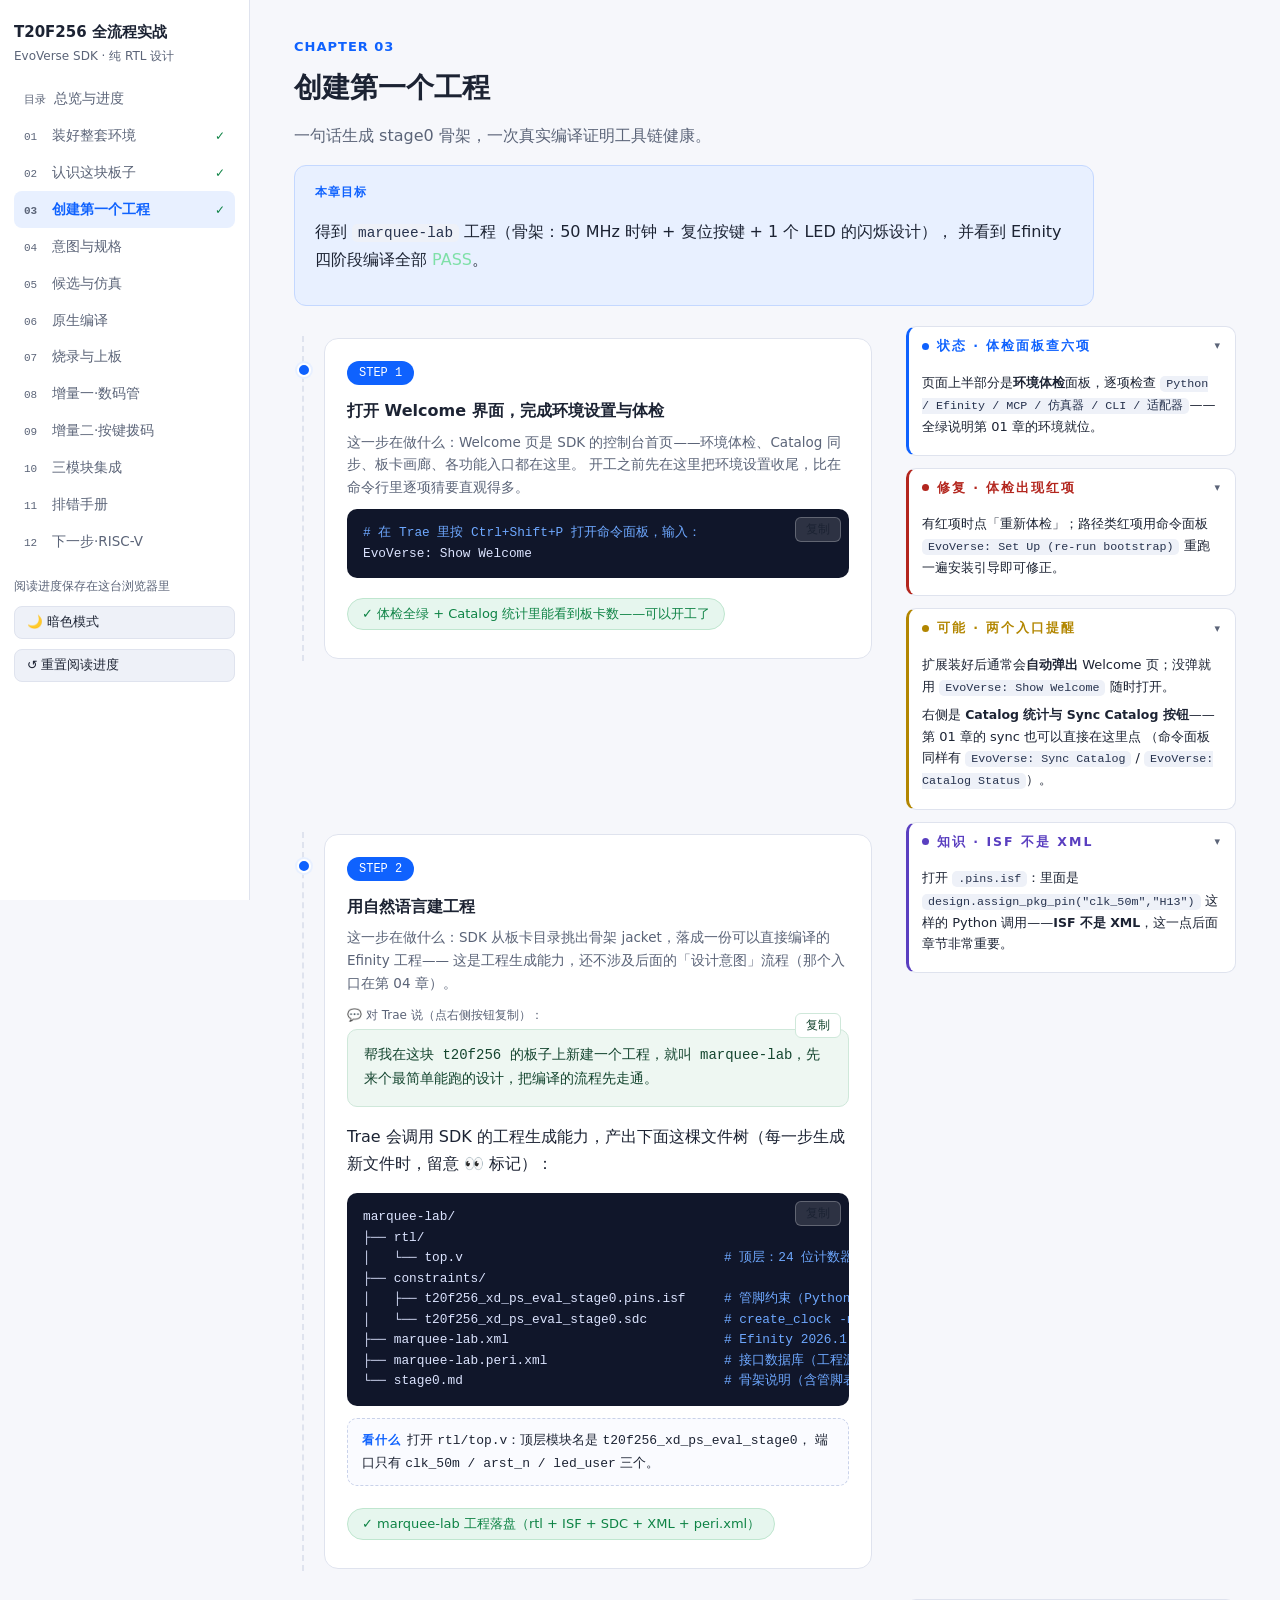
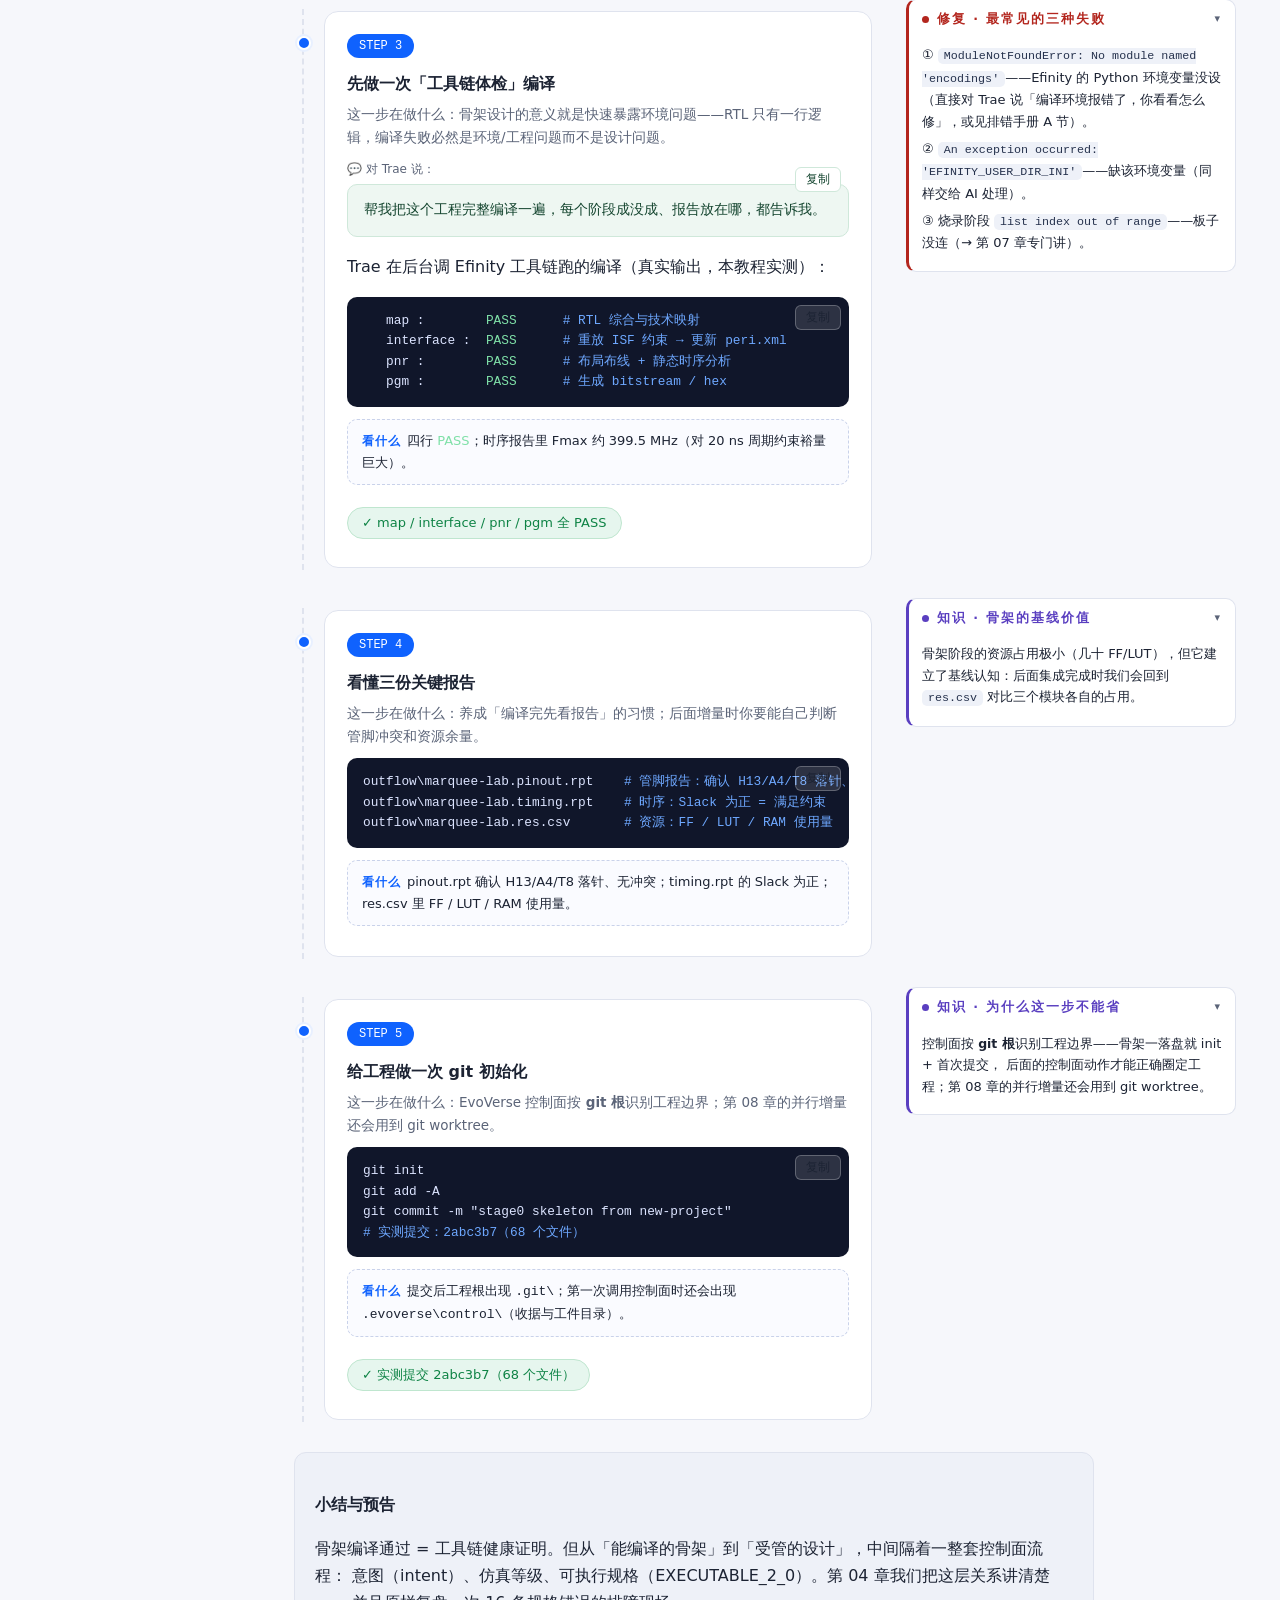
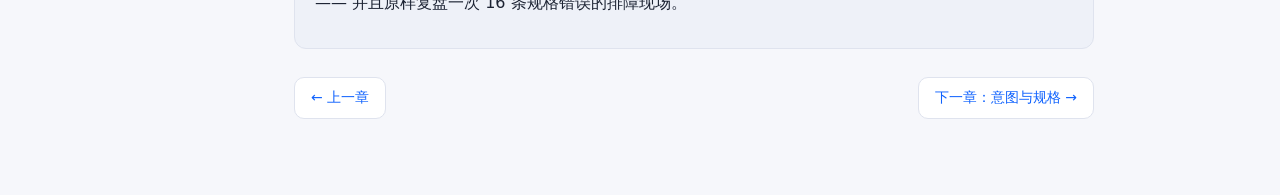
<file: learn/t20f256-rtl-fullflow/03-new-project.html>
<!doctype html>
<html lang="zh-CN">
<head>
<meta charset="utf-8">
<meta name="viewport" content="width=device-width, initial-scale=1">
<title>第 03 章 · 创建第一个工程</title>
<link rel="stylesheet" href="assets/site.css?v=2">
<script>(function(){var t;try{t=localStorage.getItem("t20f256-theme")}catch(e){}document.documentElement.dataset.theme=t||(matchMedia("(prefers-color-scheme: dark)").matches?"dark":"light")})()</script>
</head>
<body data-ch="03">
<aside class="sidebar">
  <div class="brand">T20F256 全流程实战<small>EvoVerse SDK · 纯 RTL 设计</small></div>
  <nav>
    <a href="index.html" data-ch="index"><span class="no">目录</span>总览与进度</a>
    <a href="01-environment.html" data-ch="01"><span class="no">01</span>装好整套环境</a>
    <a href="02-board.html" data-ch="02"><span class="no">02</span>认识这块板子</a>
    <a href="03-new-project.html" data-ch="03"><span class="no">03</span>创建第一个工程</a>
    <a href="04-intent-spec.html" data-ch="04"><span class="no">04</span>意图与规格</a>
    <a href="05-candidate-sim.html" data-ch="05"><span class="no">05</span>候选与仿真</a>
    <a href="06-native-build.html" data-ch="06"><span class="no">06</span>原生编译</a>
    <a href="07-program.html" data-ch="07"><span class="no">07</span>烧录与上板</a>
    <a href="08-increment-seg.html" data-ch="08"><span class="no">08</span>增量一·数码管</a>
    <a href="09-increment-btn.html" data-ch="09"><span class="no">09</span>增量二·按键拨码</a>
    <a href="10-integration.html" data-ch="10"><span class="no">10</span>三模块集成</a>
    <a href="11-troubleshooting.html" data-ch="11"><span class="no">11</span>排错手册</a>
    <a href="12-roadmap.html" data-ch="12"><span class="no">12</span>下一步·RISC-V</a>
  </nav>
  <div class="progress-note">阅读进度保存在这台浏览器里</div>
</aside>
<main>
<div class="lead">
<header class="ch-head">
  <div class="kicker">CHAPTER 03</div>
  <h1>创建第一个工程</h1>
  <p class="sub">一句话生成 stage0 骨架，一次真实编译证明工具链健康。</p>
</header>

<section class="card goal-card">
  <div class="tag">本章目标</div>
  <p>得到 <code>marquee-lab</code> 工程（骨架：50 MHz 时钟 + 复位按键 + 1 个 LED 的闪烁设计），
  并看到 Efinity 四阶段编译全部 <span class="g">PASS</span>。</p>
</section>
</div>

<div class="step-row">
  <div class="flow">
  <div class="step">
    <span class="step-no">STEP 1</span>
    <h3>打开 Welcome 界面，完成环境设置与体检</h3>
    <p class="why">这一步在做什么：Welcome 页是 SDK 的控制台首页——环境体检、Catalog 同步、板卡画廊、各功能入口都在这里。
    开工之前先在这里把环境设置收尾，比在命令行里逐项猜要直观得多。</p>
    <div class="codeblock"><button class="copy-btn">复制</button><pre><span class="k"># 在 Trae 里按 Ctrl+Shift+P 打开命令面板，输入：</span>
EvoVerse: Show Welcome</pre></div>
    <div class="status-line ok">✓ 体检全绿 + Catalog 统计里能看到板卡数——可以开工了</div>
  </div>
  </div>
  <aside class="rail"><div class="rail-inner">
    <details class="aside-card a-status" open>
      <summary>状态 · 体检面板查六项</summary>
      <div class="body">
        <p>页面上半部分是<b>环境体检</b>面板，逐项检查 <code>Python / Efinity / MCP / 仿真器 / CLI / 适配器</code>——
        全绿说明第 01 章的环境就位。</p>
      </div>
    </details>
    <details class="aside-card a-fix" open>
      <summary>修复 · 体检出现红项</summary>
      <div class="body">
        <p>有红项时点「重新体检」；路径类红项用命令面板
        <code>EvoVerse: Set Up (re-run bootstrap)</code> 重跑一遍安装引导即可修正。</p>
      </div>
    </details>
    <details class="aside-card a-branch" open>
      <summary>可能 · 两个入口提醒</summary>
      <div class="body">
        <p>扩展装好后通常会<b>自动弹出</b> Welcome 页；没弹就用 <code>EvoVerse: Show Welcome</code> 随时打开。</p>
        <p>右侧是 <b>Catalog 统计与 Sync Catalog 按钮</b>——第 01 章的 sync 也可以直接在这里点
        （命令面板同样有 <code>EvoVerse: Sync Catalog</code> / <code>EvoVerse: Catalog Status</code>）。</p>
      </div>
    </details>
  </div></aside>
</div>

<div class="step-row">
  <div class="flow">
  <div class="step">
    <span class="step-no">STEP 2</span>
    <h3>用自然语言建工程</h3>
    <p class="why">这一步在做什么：SDK 从板卡目录挑出骨架 jacket，落成一份可以直接编译的 Efinity 工程——
    这是工程生成能力，还不涉及后面的「设计意图」流程（那个入口在第 04 章）。</p>
    <div class="say">
      <div class="say-hint">💬 对 Trae 说（点右侧按钮复制）：</div>
      <button class="copy-btn">复制</button>
      <pre>帮我在这块 t20f256 的板子上新建一个工程，就叫 marquee-lab，先来个最简单能跑的设计，把编译的流程先走通。</pre>
    </div>
    <p>Trae 会调用 SDK 的工程生成能力，产出下面这棵文件树（每一步生成新文件时，留意 👀 标记）：</p>
    <div class="codeblock"><button class="copy-btn">复制</button><pre>marquee-lab/
├── rtl/
│   └── top.v                                  <span class="k"># 顶层：24 位计数器最高位驱动 led_user（~0.34 Hz 闪烁）</span>
├── constraints/
│   ├── t20f256_xd_ps_eval_stage0.pins.isf     <span class="k"># 管脚约束（Python API 格式，含 7 组 bank 电压）</span>
│   └── t20f256_xd_ps_eval_stage0.sdc          <span class="k"># create_clock -name clk_50m -period 20.000</span>
├── marquee-lab.xml                            <span class="k"># Efinity 2026.1 工程（unified_flow=true）</span>
├── marquee-lab.peri.xml                       <span class="k"># 接口数据库（工程源文件，构建后必须存活）</span>
└── stage0.md                                  <span class="k"># 骨架说明（含管脚表与编译方法）</span></pre></div>
    <div class="obs"><span class="tag">看什么</span>打开 <code>rtl/top.v</code>：顶层模块名是 <code>t20f256_xd_ps_eval_stage0</code>，
    端口只有 <code>clk_50m / arst_n / led_user</code> 三个。</div>
    <div class="status-line ok">✓ marquee-lab 工程落盘（rtl + ISF + SDC + XML + peri.xml）</div>
  </div>
  </div>
  <aside class="rail"><div class="rail-inner">
    <details class="aside-card a-learn" open>
      <summary>知识 · ISF 不是 XML</summary>
      <div class="body">
        <p>打开 <code>.pins.isf</code>：里面是 <code>design.assign_pkg_pin("clk_50m","H13")</code> 这样的
        Python 调用——<b>ISF 不是 XML</b>，这一点后面章节非常重要。</p>
      </div>
    </details>
  </div></aside>
</div>

<div class="step-row">
  <div class="flow">
  <div class="step">
    <span class="step-no">STEP 3</span>
    <h3>先做一次「工具链体检」编译</h3>
    <p class="why">这一步在做什么：骨架设计的意义就是快速暴露环境问题——RTL 只有一行逻辑，编译失败必然是环境/工程问题而不是设计问题。</p>
    <div class="say">
      <div class="say-hint">💬 对 Trae 说：</div>
      <button class="copy-btn">复制</button>
      <pre>帮我把这个工程完整编译一遍，每个阶段成没成、报告放在哪，都告诉我。</pre>
    </div>
    <p>Trae 在后台调 Efinity 工具链跑的编译（真实输出，本教程实测）：</p>
    <div class="codeblock"><button class="copy-btn">复制</button><pre>   map :        <span class="g">PASS</span>      <span class="k"># RTL 综合与技术映射</span>
   interface :  <span class="g">PASS</span>      <span class="k"># 重放 ISF 约束 → 更新 peri.xml</span>
   pnr :        <span class="g">PASS</span>      <span class="k"># 布局布线 + 静态时序分析</span>
   pgm :        <span class="g">PASS</span>      <span class="k"># 生成 bitstream / hex</span></pre></div>
    <div class="obs"><span class="tag">看什么</span>四行 <span class="g">PASS</span>；时序报告里 Fmax 约 399.5 MHz（对 20 ns 周期约束裕量巨大）。</div>
    <div class="status-line ok">✓ map / interface / pnr / pgm 全 PASS</div>
  </div>
  </div>
  <aside class="rail"><div class="rail-inner">
    <details class="aside-card a-fix" open>
      <summary>修复 · 最常见的三种失败</summary>
      <div class="body">
        <p>① <code>ModuleNotFoundError: No module named 'encodings'</code>——Efinity 的 Python 环境变量没设
        （直接对 Trae 说「编译环境报错了，你看看怎么修」，或见排错手册 A 节）。</p>
        <p>② <code>An exception occurred: 'EFINITY_USER_DIR_INI'</code>——缺该环境变量（同样交给 AI 处理）。</p>
        <p>③ 烧录阶段 <code>list index out of range</code>——板子没连（→ 第 07 章专门讲）。</p>
      </div>
    </details>
  </div></aside>
</div>

<div class="step-row">
  <div class="flow">
  <div class="step">
    <span class="step-no">STEP 4</span>
    <h3>看懂三份关键报告</h3>
    <p class="why">这一步在做什么：养成「编译完先看报告」的习惯；后面增量时你要能自己判断管脚冲突和资源余量。</p>
    <div class="codeblock"><button class="copy-btn">复制</button><pre>outflow\marquee-lab.pinout.rpt    <span class="k"># 管脚报告：确认 H13/A4/T8 落针、无冲突</span>
outflow\marquee-lab.timing.rpt    <span class="k"># 时序：Slack 为正 = 满足约束</span>
outflow\marquee-lab.res.csv       <span class="k"># 资源：FF / LUT / RAM 使用量</span></pre></div>
    <div class="obs"><span class="tag">看什么</span>pinout.rpt 确认 H13/A4/T8 落针、无冲突；timing.rpt 的 Slack 为正；res.csv 里 FF / LUT / RAM 使用量。</div>
  </div>
  </div>
  <aside class="rail"><div class="rail-inner">
    <details class="aside-card a-learn" open>
      <summary>知识 · 骨架的基线价值</summary>
      <div class="body">
        <p>骨架阶段的资源占用极小（几十 FF/LUT），但它建立了基线认知：后面集成完成时我们会回到
        <code>res.csv</code> 对比三个模块各自的占用。</p>
      </div>
    </details>
  </div></aside>
</div>

<div class="step-row">
  <div class="flow">
  <div class="step">
    <span class="step-no">STEP 5</span>
    <h3>给工程做一次 git 初始化</h3>
    <p class="why">这一步在做什么：EvoVerse 控制面按 <b>git 根</b>识别工程边界；第 08 章的并行增量还会用到 git worktree。</p>
    <div class="codeblock"><button class="copy-btn">复制</button><pre>git init
git add -A
git commit -m "stage0 skeleton from new-project"
<span class="k"># 实测提交：2abc3b7（68 个文件）</span></pre></div>
    <div class="obs"><span class="tag">看什么</span>提交后工程根出现 <code>.git\</code>；第一次调用控制面时还会出现 <code>.evoverse\control\</code>（收据与工件目录）。</div>
    <div class="status-line ok">✓ 实测提交 2abc3b7（68 个文件）</div>
  </div>
  </div>
  <aside class="rail"><div class="rail-inner">
    <details class="aside-card a-learn" open>
      <summary>知识 · 为什么这一步不能省</summary>
      <div class="body">
        <p>控制面按 <b>git 根</b>识别工程边界——骨架一落盘就 init + 首次提交，
        后面的控制面动作才能正确圈定工程；第 08 章的并行增量还会用到 git worktree。</p>
      </div>
    </details>
  </div></aside>
</div>

<div class="lead">
<section class="card summary">
  <h3>小结与预告</h3>
  <p>骨架编译通过 = 工具链健康证明。但从「能编译的骨架」到「受管的设计」，中间隔着一整套控制面流程：
  意图（intent）、仿真等级、可执行规格（EXECUTABLE_2_0）。第 04 章我们把这层关系讲清楚——
  并且原样复盘一次 16 条规格错误的排障现场。</p>
</section>
<div class="ch-nav"><a href="02-board.html">← 上一章</a><a href="04-intent-spec.html">下一章：意图与规格 →</a></div>
</div>
</main>
<script src="assets/site.js?v=4"></script>
</body>
</html>
</file>
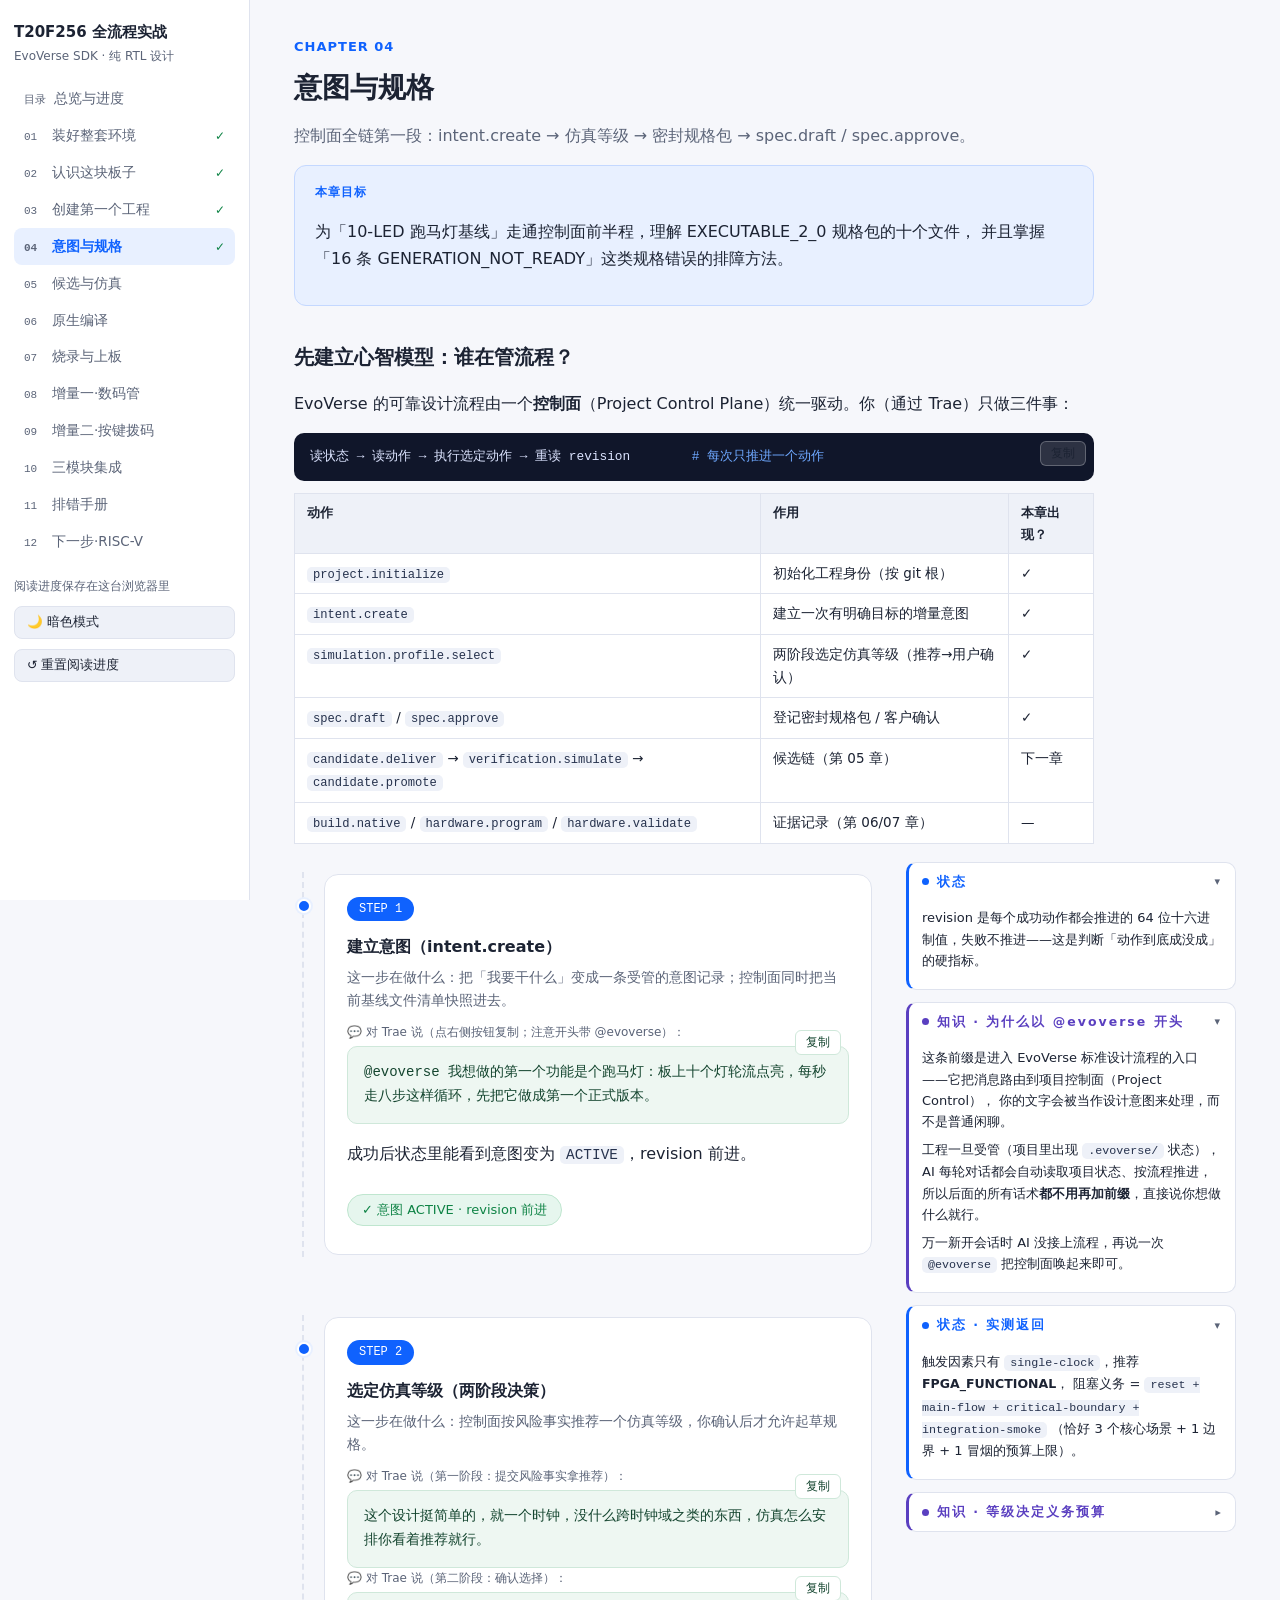
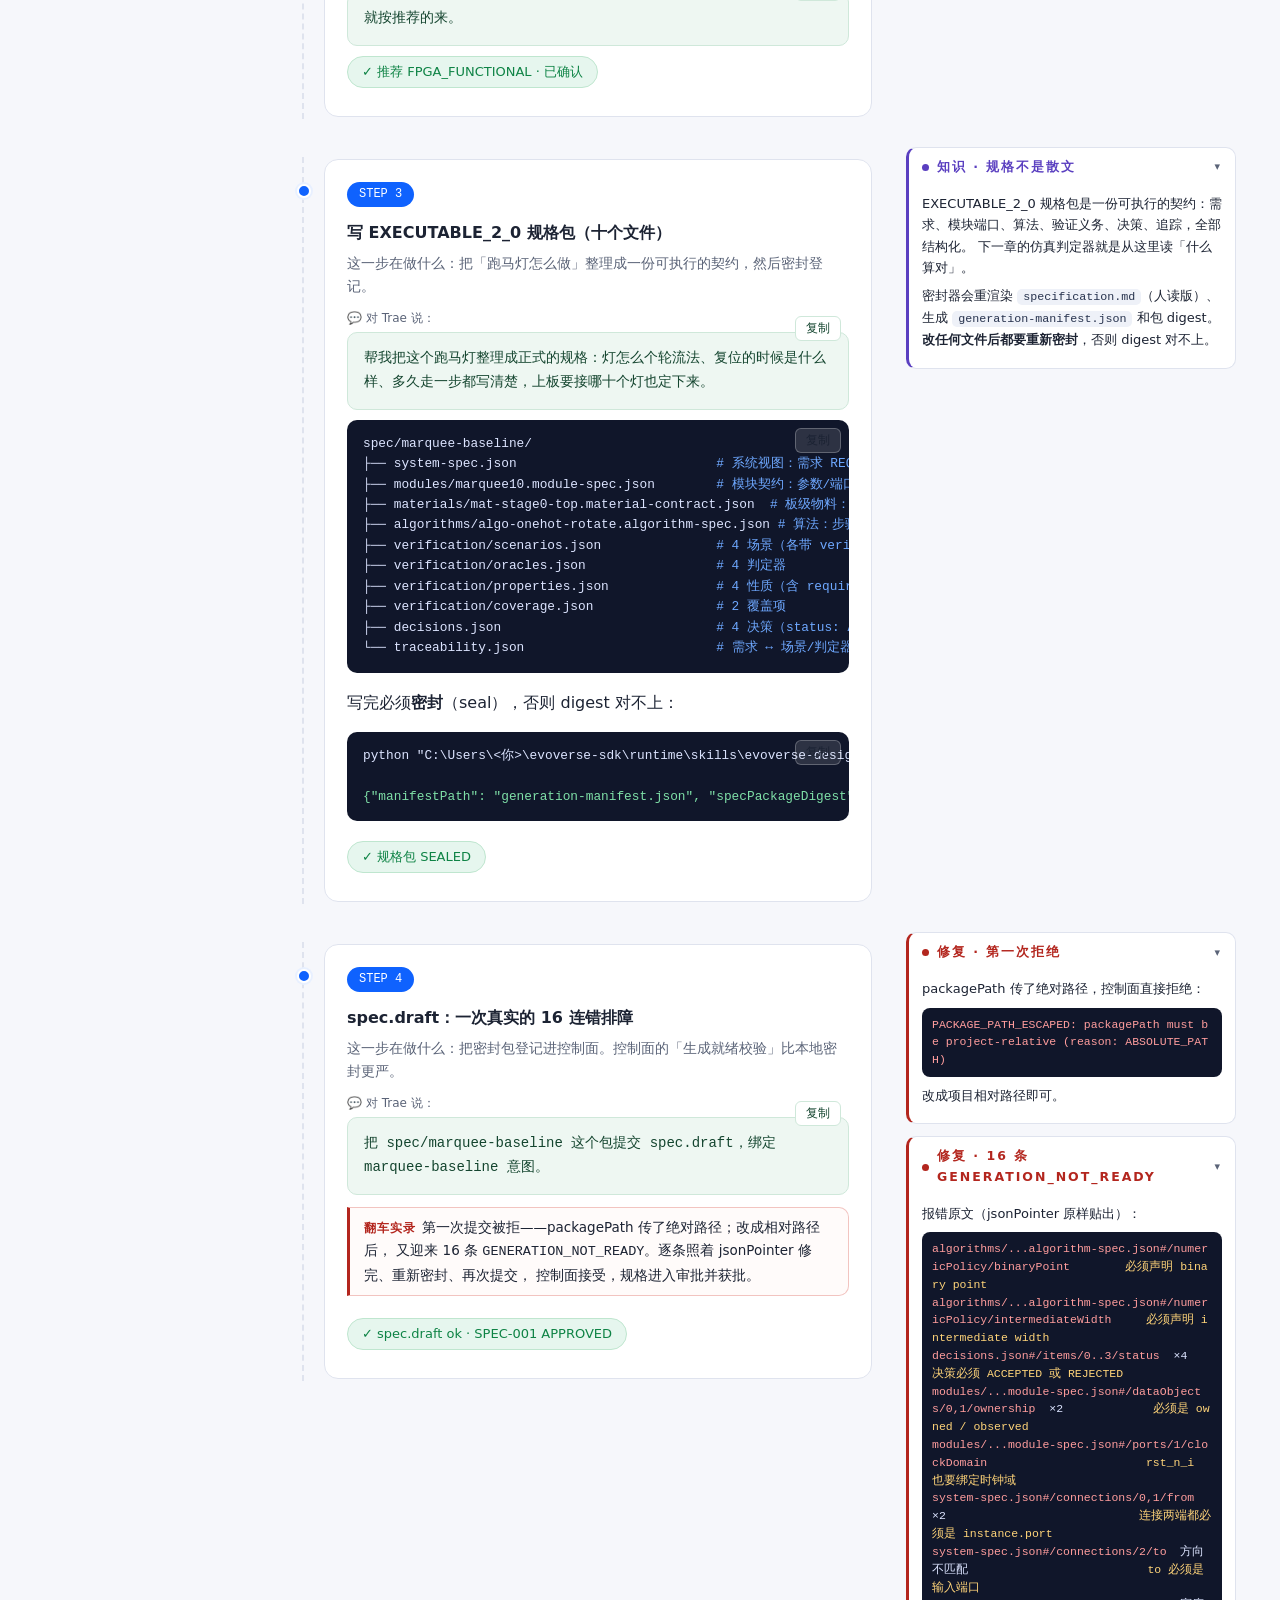
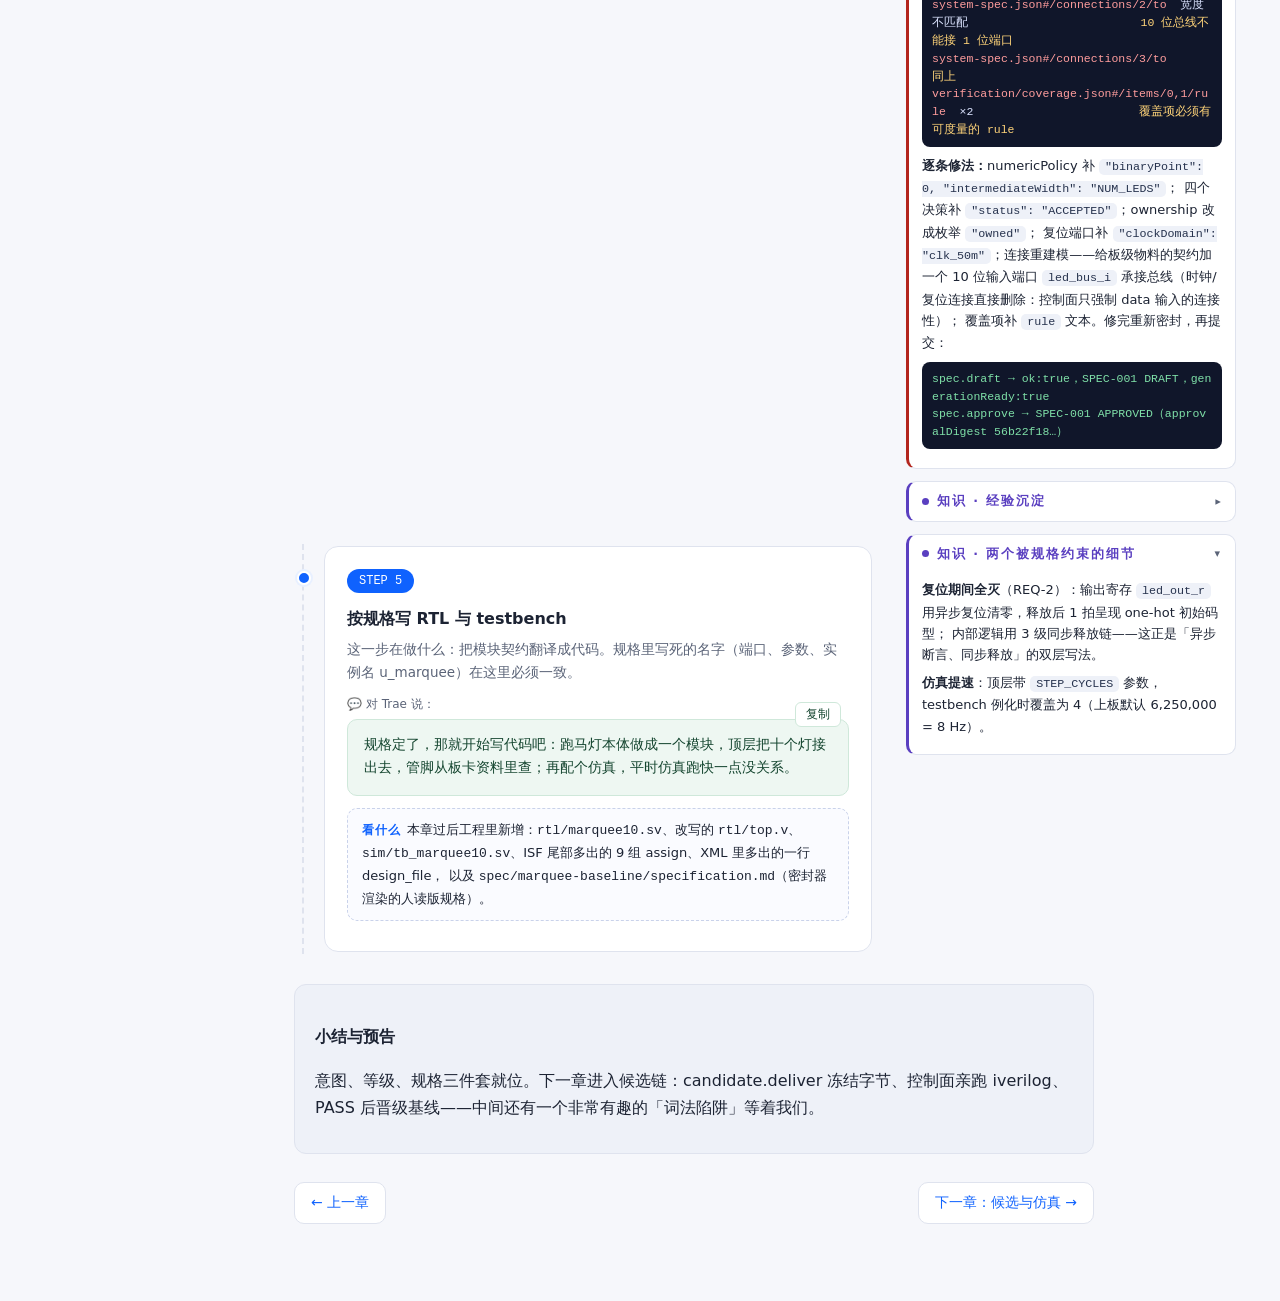
<file: learn/t20f256-rtl-fullflow/04-intent-spec.html>
<!doctype html>
<html lang="zh-CN">
<head>
<meta charset="utf-8">
<meta name="viewport" content="width=device-width, initial-scale=1">
<title>第 04 章 · 意图与规格</title>
<link rel="stylesheet" href="assets/site.css?v=2">
<script>(function(){var t;try{t=localStorage.getItem("t20f256-theme")}catch(e){}document.documentElement.dataset.theme=t||(matchMedia("(prefers-color-scheme: dark)").matches?"dark":"light")})()</script>
</head>
<body data-ch="04">
<aside class="sidebar">
  <div class="brand">T20F256 全流程实战<small>EvoVerse SDK · 纯 RTL 设计</small></div>
  <nav>
    <a href="index.html" data-ch="index"><span class="no">目录</span>总览与进度</a>
    <a href="01-environment.html" data-ch="01"><span class="no">01</span>装好整套环境</a>
    <a href="02-board.html" data-ch="02"><span class="no">02</span>认识这块板子</a>
    <a href="03-new-project.html" data-ch="03"><span class="no">03</span>创建第一个工程</a>
    <a href="04-intent-spec.html" data-ch="04"><span class="no">04</span>意图与规格</a>
    <a href="05-candidate-sim.html" data-ch="05"><span class="no">05</span>候选与仿真</a>
    <a href="06-native-build.html" data-ch="06"><span class="no">06</span>原生编译</a>
    <a href="07-program.html" data-ch="07"><span class="no">07</span>烧录与上板</a>
    <a href="08-increment-seg.html" data-ch="08"><span class="no">08</span>增量一·数码管</a>
    <a href="09-increment-btn.html" data-ch="09"><span class="no">09</span>增量二·按键拨码</a>
    <a href="10-integration.html" data-ch="10"><span class="no">10</span>三模块集成</a>
    <a href="11-troubleshooting.html" data-ch="11"><span class="no">11</span>排错手册</a>
    <a href="12-roadmap.html" data-ch="12"><span class="no">12</span>下一步·RISC-V</a>
  </nav>
  <div class="progress-note">阅读进度保存在这台浏览器里</div>
</aside>
<main>
<div class="lead">
<header class="ch-head">
  <div class="kicker">CHAPTER 04</div>
  <h1>意图与规格</h1>
  <p class="sub">控制面全链第一段：intent.create → 仿真等级 → 密封规格包 → spec.draft / spec.approve。</p>
</header>

<section class="card goal-card">
  <div class="tag">本章目标</div>
  <p>为「10-LED 跑马灯基线」走通控制面前半程，理解 EXECUTABLE_2_0 规格包的十个文件，
  并且掌握「16 条 GENERATION_NOT_READY」这类规格错误的排障方法。</p>
</section>

<h2>先建立心智模型：谁在管流程？</h2>
<p>EvoVerse 的可靠设计流程由一个<b>控制面</b>（Project Control Plane）统一驱动。你（通过 Trae）只做三件事：</p>
<div class="codeblock"><button class="copy-btn">复制</button><pre>读状态 → 读动作 → 执行选定动作 → 重读 revision        <span class="k"># 每次只推进一个动作</span></pre></div>
<table>
  <tr><th>动作</th><th>作用</th><th>本章出现？</th></tr>
  <tr><td><code>project.initialize</code></td><td>初始化工程身份（按 git 根）</td><td>✓</td></tr>
  <tr><td><code>intent.create</code></td><td>建立一次有明确目标的增量意图</td><td>✓</td></tr>
  <tr><td><code>simulation.profile.select</code></td><td>两阶段选定仿真等级（推荐→用户确认）</td><td>✓</td></tr>
  <tr><td><code>spec.draft</code> / <code>spec.approve</code></td><td>登记密封规格包 / 客户确认</td><td>✓</td></tr>
  <tr><td><code>candidate.deliver</code> → <code>verification.simulate</code> → <code>candidate.promote</code></td><td>候选链（第 05 章）</td><td>下一章</td></tr>
  <tr><td><code>build.native</code> / <code>hardware.program</code> / <code>hardware.validate</code></td><td>证据记录（第 06/07 章）</td><td>—</td></tr>
</table>
</div>

<div class="step-row">
  <div class="flow">
  <div class="step">
    <span class="step-no">STEP 1</span>
    <h3>建立意图（intent.create）</h3>
    <p class="why">这一步在做什么：把「我要干什么」变成一条受管的意图记录；控制面同时把当前基线文件清单快照进去。</p>
    <div class="say">
      <div class="say-hint">💬 对 Trae 说（点右侧按钮复制；注意开头带 @evoverse）：</div>
      <button class="copy-btn">复制</button>
      <pre>@evoverse 我想做的第一个功能是个跑马灯：板上十个灯轮流点亮，每秒走八步这样循环，先把它做成第一个正式版本。</pre>
    </div>
    <p>成功后状态里能看到意图变为 <code>ACTIVE</code>，revision 前进。</p>
    <div class="status-line ok">✓ 意图 ACTIVE · revision 前进</div>
  </div>
  </div>
  <aside class="rail"><div class="rail-inner">
    <details class="aside-card a-status" open>
      <summary>状态</summary>
      <div class="body">
        <p>revision 是每个成功动作都会推进的 64 位十六进制值，失败不推进——这是判断「动作到底成没成」的硬指标。</p>
      </div>
    </details>
    <details class="aside-card a-learn" open>
      <summary>知识 · 为什么以 @evoverse 开头</summary>
      <div class="body">
        <p>这条前缀是进入 EvoVerse 标准设计流程的入口——它把消息路由到项目控制面（Project Control），
        你的文字会被当作设计意图来处理，而不是普通闲聊。</p>
        <p>工程一旦受管（项目里出现 <code>.evoverse/</code> 状态），AI 每轮对话都会自动读取项目状态、按流程推进，
        所以后面的所有话术<b>都不用再加前缀</b>，直接说你想做什么就行。</p>
        <p>万一新开会话时 AI 没接上流程，再说一次 <code>@evoverse</code> 把控制面唤起来即可。</p>
      </div>
    </details>
  </div></aside>
</div>

<div class="step-row">
  <div class="flow">
  <div class="step">
    <span class="step-no">STEP 2</span>
    <h3>选定仿真等级（两阶段决策）</h3>
    <p class="why">这一步在做什么：控制面按风险事实推荐一个仿真等级，你确认后才允许起草规格。</p>
    <div class="say">
      <div class="say-hint">💬 对 Trae 说（第一阶段：提交风险事实拿推荐）：</div>
      <button class="copy-btn">复制</button>
      <pre>这个设计挺简单的，就一个时钟，没什么跨时钟域之类的东西，仿真怎么安排你看着推荐就行。</pre>
    </div>
    <div class="say">
      <div class="say-hint">💬 对 Trae 说（第二阶段：确认选择）：</div>
      <button class="copy-btn">复制</button>
      <pre>就按推荐的来。</pre>
    </div>
    <div class="status-line ok">✓ 推荐 FPGA_FUNCTIONAL · 已确认</div>
  </div>
  </div>
  <aside class="rail"><div class="rail-inner">
    <details class="aside-card a-status" open>
      <summary>状态 · 实测返回</summary>
      <div class="body">
        <p>触发因素只有 <code>single-clock</code>，推荐 <b>FPGA_FUNCTIONAL</b>，
        阻塞义务 = <code>reset + main-flow + critical-boundary + integration-smoke</code>
        （恰好 3 个核心场景 + 1 边界 + 1 冒烟的预算上限）。</p>
      </div>
    </details>
    <details class="aside-card a-learn">
      <summary>知识 · 等级决定义务预算</summary>
      <div class="body">
        <p>等级不是形式：它决定规格里要写多少验证场景。等级越低义务越少，但延期事项会被明确记录，
        仿真结论也会带上等级限定——「这个 PASS 只代表功能级」。</p>
      </div>
    </details>
  </div></aside>
</div>

<div class="step-row">
  <div class="flow">
  <div class="step">
    <span class="step-no">STEP 3</span>
    <h3>写 EXECUTABLE_2_0 规格包（十个文件）</h3>
    <p class="why">这一步在做什么：把「跑马灯怎么做」整理成一份可执行的契约，然后密封登记。</p>
    <div class="say">
      <div class="say-hint">💬 对 Trae 说：</div>
      <button class="copy-btn">复制</button>
      <pre>帮我把这个跑马灯整理成正式的规格：灯怎么个轮流法、复位的时候是什么样、多久走一步都写清楚，上板要接哪十个灯也定下来。</pre>
    </div>
    <div class="codeblock"><button class="copy-btn">复制</button><pre>spec/marquee-baseline/
├── system-spec.json                          <span class="k"># 系统视图：需求 REQ-1..4、实例、连接、时钟/复位域</span>
├── modules/marquee10.module-spec.json        <span class="k"># 模块契约：参数/端口/内部数据对象/行为</span>
├── materials/mat-stage0-top.material-contract.json  <span class="k"># 板级物料：stage0 顶层（ADAPT_REQUIRED）</span>
├── algorithms/algo-onehot-rotate.algorithm-spec.json <span class="k"># 算法：步骤/公式/数值策略/参考模型</span>
├── verification/scenarios.json               <span class="k"># 4 场景（各带 verificationRole）</span>
├── verification/oracles.json                 <span class="k"># 4 判定器</span>
├── verification/properties.json              <span class="k"># 4 性质（含 requiredActivations）</span>
├── verification/coverage.json                <span class="k"># 2 覆盖项</span>
├── decisions.json                            <span class="k"># 4 决策（status: ACCEPTED）</span>
└── traceability.json                         <span class="k"># 需求 ↔ 场景/判定器/性质/覆盖 追踪</span></pre></div>
    <p>写完必须<b>密封</b>（seal），否则 digest 对不上：</p>
    <div class="codeblock"><button class="copy-btn">复制</button><pre>python "C:\Users\&lt;你&gt;\evoverse-sdk\runtime\skills\evoverse-design-spec\scripts\seal_executable_spec.py" spec/marquee-baseline

<span class="g">{"manifestPath": "generation-manifest.json", "specPackageDigest": "ef9a502b...", "status": "SEALED"}</span></pre></div>
    <div class="status-line ok">✓ 规格包 SEALED</div>
  </div>
  </div>
  <aside class="rail"><div class="rail-inner">
    <details class="aside-card a-learn" open>
      <summary>知识 · 规格不是散文</summary>
      <div class="body">
        <p>EXECUTABLE_2_0 规格包是一份可执行的契约：需求、模块端口、算法、验证义务、决策、追踪，全部结构化。
        下一章的仿真判定器就是从这里读「什么算对」。</p>
        <p>密封器会重渲染 <code>specification.md</code>（人读版）、生成
        <code>generation-manifest.json</code> 和包 digest。<b>改任何文件后都要重新密封</b>，否则 digest 对不上。</p>
      </div>
    </details>
  </div></aside>
</div>

<div class="step-row">
  <div class="flow">
  <div class="step">
    <span class="step-no">STEP 4</span>
    <h3>spec.draft：一次真实的 16 连错排障</h3>
    <p class="why">这一步在做什么：把密封包登记进控制面。控制面的「生成就绪校验」比本地密封更严。</p>
    <div class="say">
      <div class="say-hint">💬 对 Trae 说：</div>
      <button class="copy-btn">复制</button>
      <pre>把 spec/marquee-baseline 这个包提交 spec.draft，绑定 marquee-baseline 意图。</pre>
    </div>
    <div class="story">
      <span class="tag">翻车实录</span>第一次提交被拒——packagePath 传了绝对路径；改成相对路径后，
      又迎来 16 条 <code>GENERATION_NOT_READY</code>。逐条照着 jsonPointer 修完、重新密封、再次提交，
      控制面接受，规格进入审批并获批。
    </div>
    <div class="status-line ok">✓ spec.draft ok · SPEC-001 APPROVED</div>
  </div>
  </div>
  <aside class="rail"><div class="rail-inner">
    <details class="aside-card a-fix" open>
      <summary>修复 · 第一次拒绝</summary>
      <div class="body">
        <p>packagePath 传了绝对路径，控制面直接拒绝：</p>
        <pre><span class="r">PACKAGE_PATH_ESCAPED: packagePath must be project-relative (reason: ABSOLUTE_PATH)</span></pre>
        <p>改成项目相对路径即可。</p>
      </div>
    </details>
    <details class="aside-card a-fix" open>
      <summary>修复 · 16 条 GENERATION_NOT_READY</summary>
      <div class="body">
        <p>报错原文（jsonPointer 原样贴出）：</p>
        <pre><span class="r">algorithms/...algorithm-spec.json#/numericPolicy/binaryPoint</span>        <span class="y">必须声明 binary point</span>
<span class="r">algorithms/...algorithm-spec.json#/numericPolicy/intermediateWidth</span>     <span class="y">必须声明 intermediate width</span>
<span class="r">decisions.json#/items/0..3/status</span>  ×4                                <span class="y">决策必须 ACCEPTED 或 REJECTED</span>
<span class="r">modules/...module-spec.json#/dataObjects/0,1/ownership</span>  ×2             <span class="y">必须是 owned / observed</span>
<span class="r">modules/...module-spec.json#/ports/1/clockDomain</span>                       <span class="y">rst_n_i 也要绑定时钟域</span>
<span class="r">system-spec.json#/connections/0,1/from</span>  ×2                            <span class="y">连接两端都必须是 instance.port</span>
<span class="r">system-spec.json#/connections/2/to</span>  方向不匹配                          <span class="y">to 必须是输入端口</span>
<span class="r">system-spec.json#/connections/2/to</span>  宽度不匹配                         <span class="y">10 位总线不能接 1 位端口</span>
<span class="r">system-spec.json#/connections/3/to</span>                                    <span class="y">同上</span>
<span class="r">verification/coverage.json#/items/0,1/rule</span>  ×2                        <span class="y">覆盖项必须有可度量的 rule</span></pre>
        <p><b>逐条修法：</b>numericPolicy 补 <code>"binaryPoint": 0, "intermediateWidth": "NUM_LEDS"</code>；
        四个决策补 <code>"status": "ACCEPTED"</code>；ownership 改成枚举 <code>"owned"</code>；
        复位端口补 <code>"clockDomain": "clk_50m"</code>；连接重建模——给板级物料的契约加一个 10 位输入端口
        <code>led_bus_i</code> 承接总线（时钟/复位连接直接删除：控制面只强制 data 输入的连接性）；
        覆盖项补 <code>rule</code> 文本。修完重新密封，再提交：</p>
        <pre><span class="g">spec.draft → ok:true，SPEC-001 DRAFT，generationReady:true</span>
<span class="g">spec.approve → SPEC-001 APPROVED（approvalDigest 56b22f18…）</span></pre>
      </div>
    </details>
    <details class="aside-card a-learn">
      <summary>知识 · 经验沉淀</summary>
      <div class="body">
        <p>本地密封通过 ≠ 控制面接受。两层校验各有分工——本地管「结构与渲染」，
        控制面管「生成就绪」（枚举、方向、宽度、连接性、义务可度量）。报错都带精确 jsonPointer，照着改就行。</p>
      </div>
    </details>
  </div></aside>
</div>

<div class="step-row">
  <div class="flow">
  <div class="step">
    <span class="step-no">STEP 5</span>
    <h3>按规格写 RTL 与 testbench</h3>
    <p class="why">这一步在做什么：把模块契约翻译成代码。规格里写死的名字（端口、参数、实例名 u_marquee）在这里必须一致。</p>
    <div class="say">
      <div class="say-hint">💬 对 Trae 说：</div>
      <button class="copy-btn">复制</button>
      <pre>规格定了，那就开始写代码吧：跑马灯本体做成一个模块，顶层把十个灯接出去，管脚从板卡资料里查；再配个仿真，平时仿真跑快一点没关系。</pre>
    </div>
    <div class="obs"><span class="tag">看什么</span>本章过后工程里新增：<code>rtl/marquee10.sv</code>、改写的 <code>rtl/top.v</code>、
    <code>sim/tb_marquee10.sv</code>、ISF 尾部多出的 9 组 assign、XML 里多出的一行 design_file，
    以及 <code>spec/marquee-baseline/specification.md</code>（密封器渲染的人读版规格）。</div>
  </div>
  </div>
  <aside class="rail"><div class="rail-inner">
    <details class="aside-card a-learn" open>
      <summary>知识 · 两个被规格约束的细节</summary>
      <div class="body">
        <p><b>复位期间全灭</b>（REQ-2）：输出寄存 <code>led_out_r</code> 用异步复位清零，释放后 1 拍呈现 one-hot 初始码型；
        内部逻辑用 3 级同步释放链——这正是「异步断言、同步释放」的双层写法。</p>
        <p><b>仿真提速</b>：顶层带 <code>STEP_CYCLES</code> 参数，testbench 例化时覆盖为 4（上板默认 6,250,000 = 8 Hz）。</p>
      </div>
    </details>
  </div></aside>
</div>

<div class="lead">
<section class="card summary">
  <h3>小结与预告</h3>
  <p>意图、等级、规格三件套就位。下一章进入候选链：candidate.deliver 冻结字节、控制面亲跑 iverilog、
  PASS 后晋级基线——中间还有一个非常有趣的「词法陷阱」等着我们。</p>
</section>
<div class="ch-nav"><a href="03-new-project.html">← 上一章</a><a href="05-candidate-sim.html">下一章：候选与仿真 →</a></div>
</div>
</main>
<script src="assets/site.js?v=4"></script>
</body>
</html>
</file>
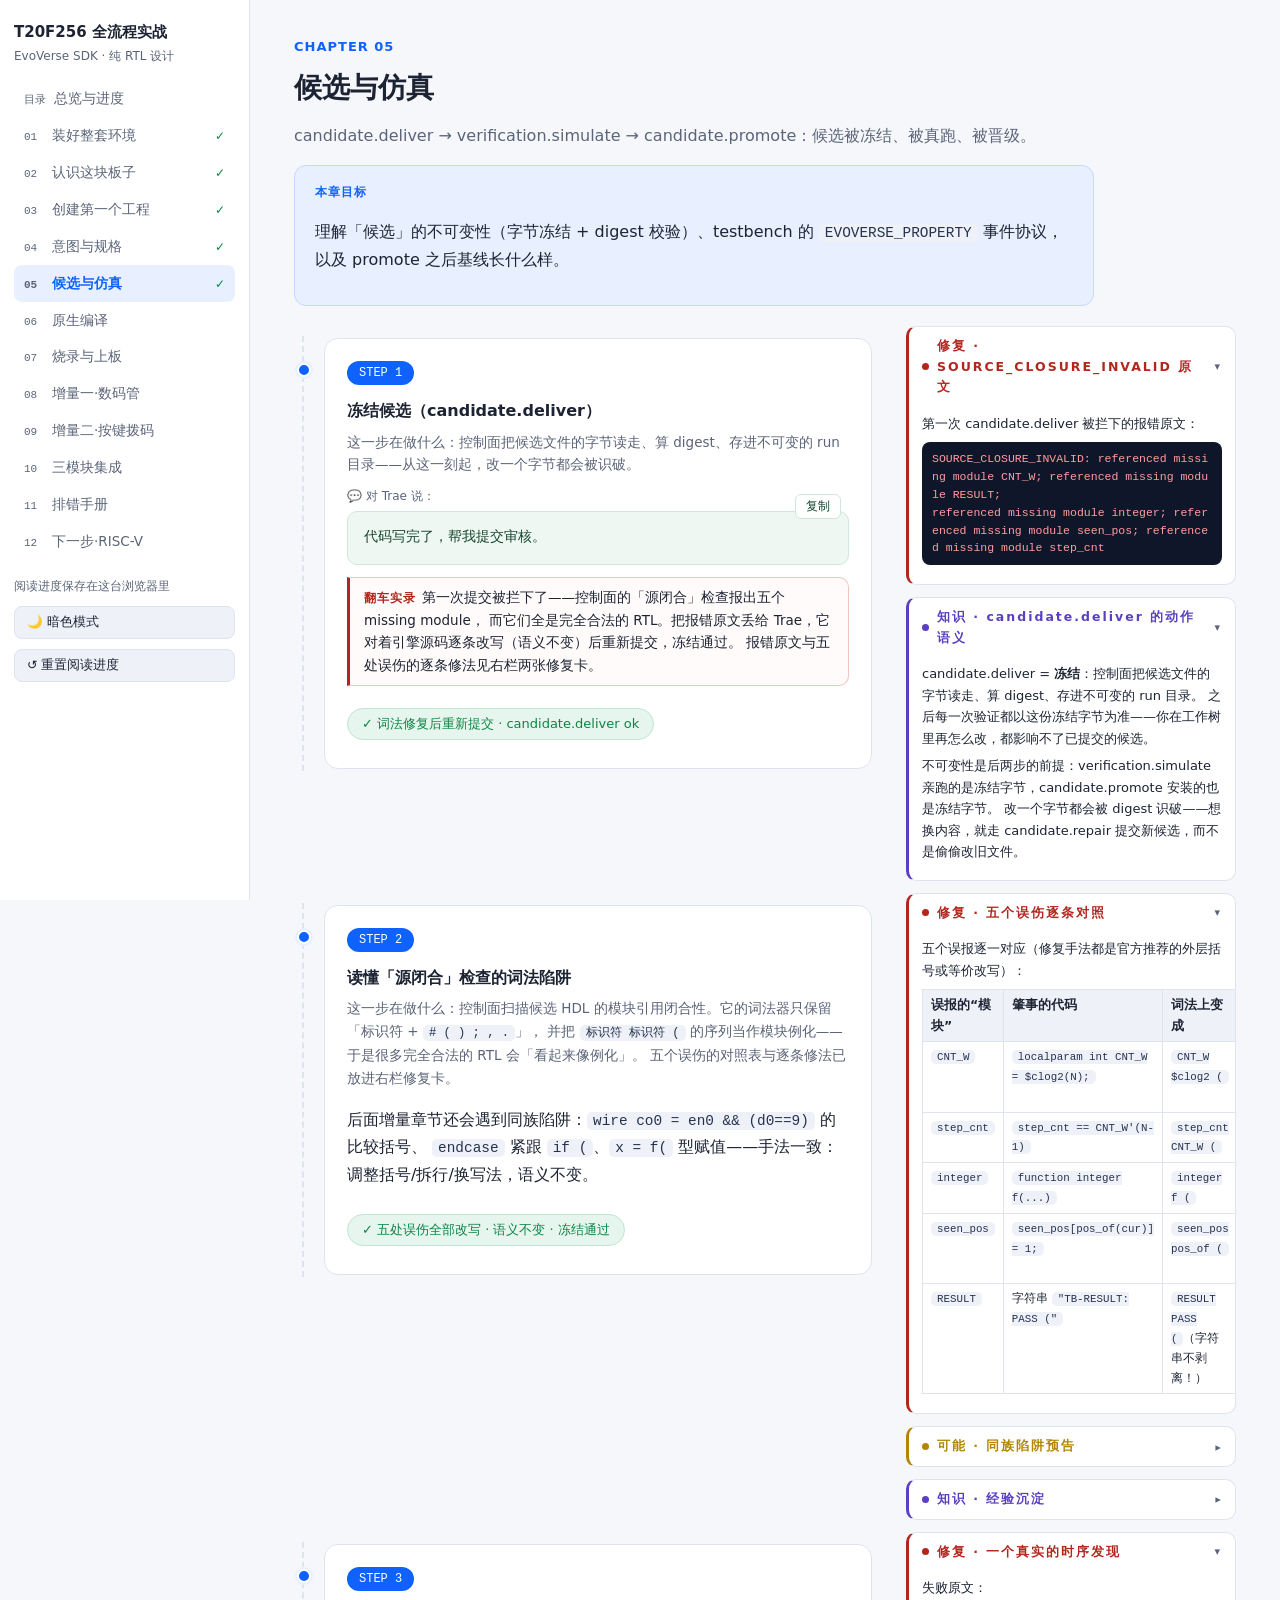
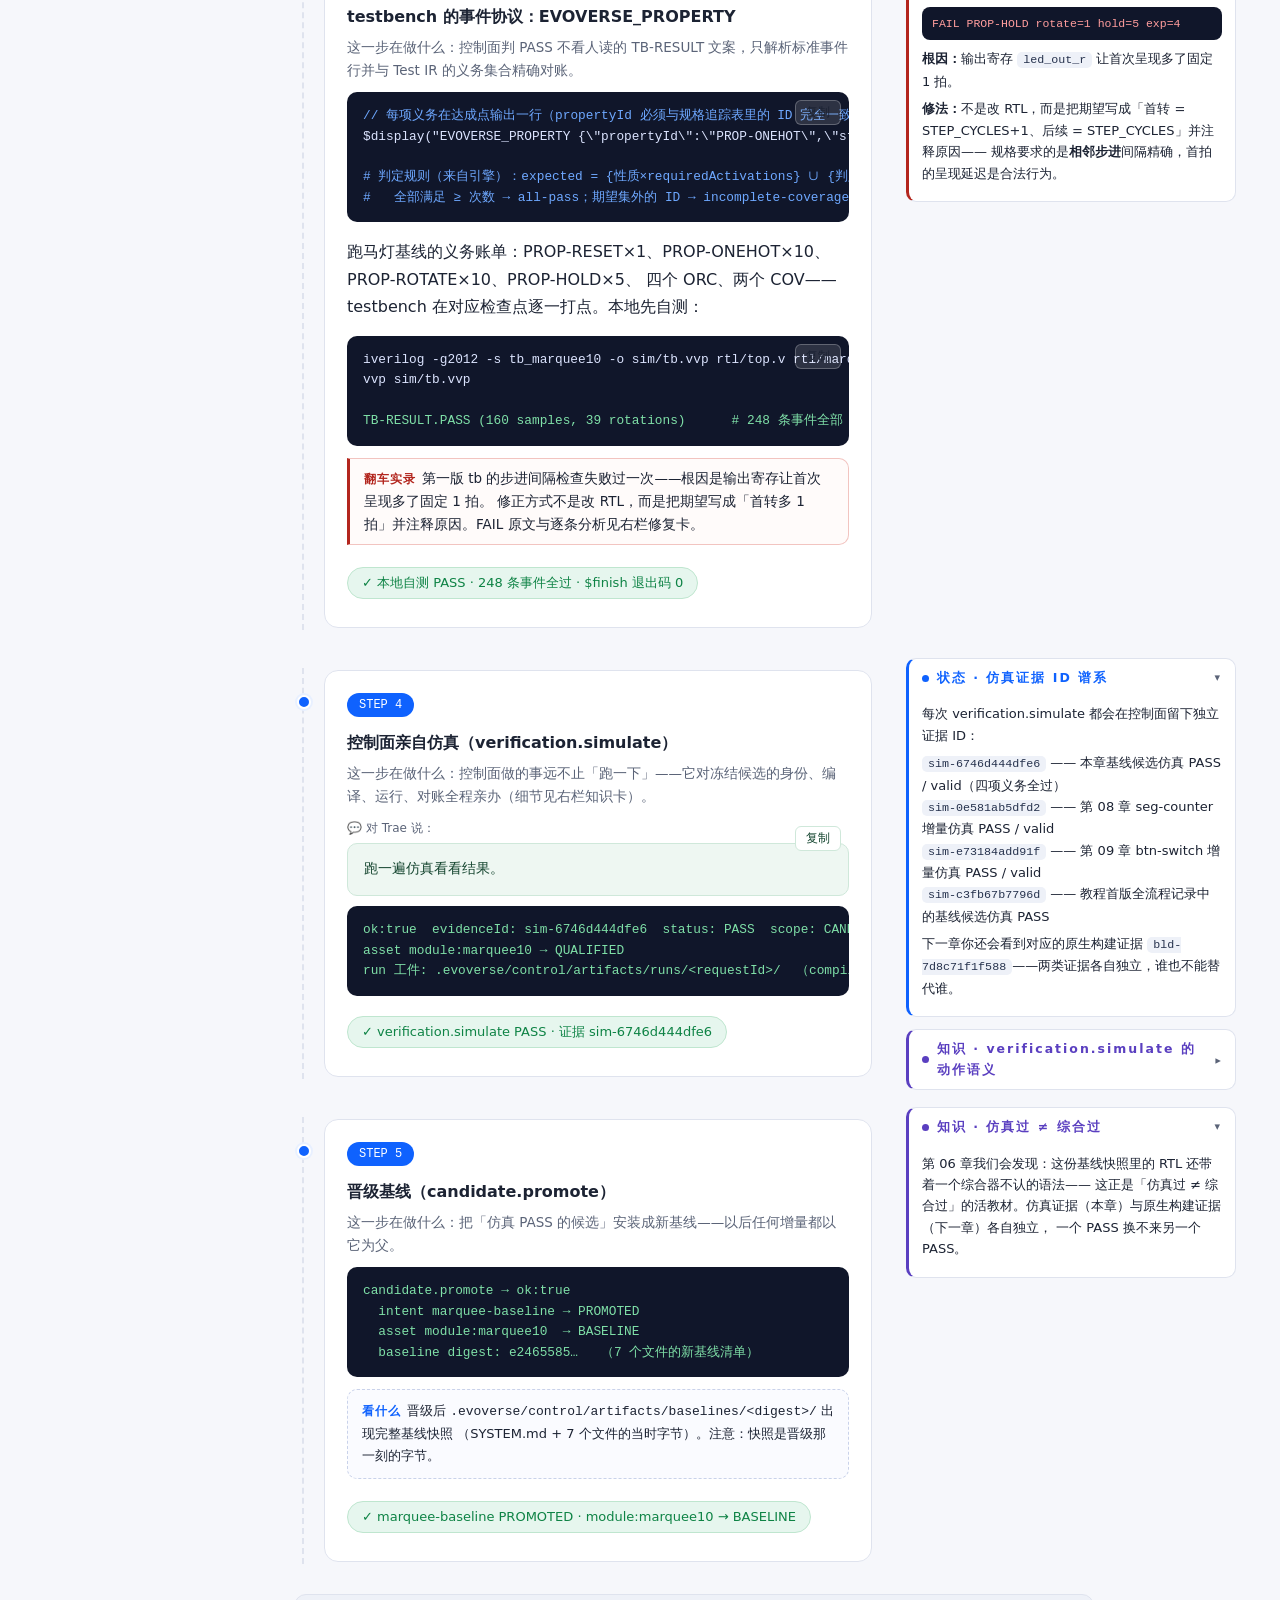
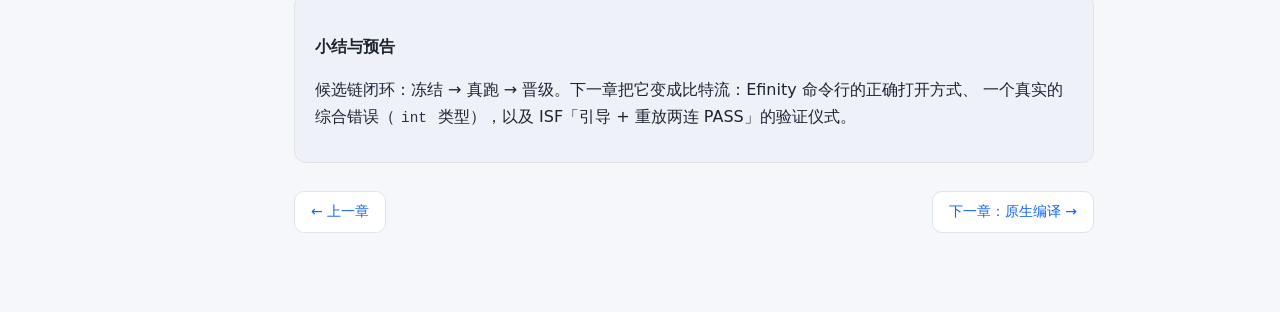
<file: learn/t20f256-rtl-fullflow/05-candidate-sim.html>
<!doctype html>
<html lang="zh-CN">
<head>
<meta charset="utf-8">
<meta name="viewport" content="width=device-width, initial-scale=1">
<title>第 05 章 · 候选与仿真</title>
<link rel="stylesheet" href="assets/site.css?v=2">
<script>(function(){var t;try{t=localStorage.getItem("t20f256-theme")}catch(e){}document.documentElement.dataset.theme=t||(matchMedia("(prefers-color-scheme: dark)").matches?"dark":"light")})()</script>
</head>
<body data-ch="05">
<aside class="sidebar">
  <div class="brand">T20F256 全流程实战<small>EvoVerse SDK · 纯 RTL 设计</small></div>
  <nav>
    <a href="index.html" data-ch="index"><span class="no">目录</span>总览与进度</a>
    <a href="01-environment.html" data-ch="01"><span class="no">01</span>装好整套环境</a>
    <a href="02-board.html" data-ch="02"><span class="no">02</span>认识这块板子</a>
    <a href="03-new-project.html" data-ch="03"><span class="no">03</span>创建第一个工程</a>
    <a href="04-intent-spec.html" data-ch="04"><span class="no">04</span>意图与规格</a>
    <a href="05-candidate-sim.html" data-ch="05"><span class="no">05</span>候选与仿真</a>
    <a href="06-native-build.html" data-ch="06"><span class="no">06</span>原生编译</a>
    <a href="07-program.html" data-ch="07"><span class="no">07</span>烧录与上板</a>
    <a href="08-increment-seg.html" data-ch="08"><span class="no">08</span>增量一·数码管</a>
    <a href="09-increment-btn.html" data-ch="09"><span class="no">09</span>增量二·按键拨码</a>
    <a href="10-integration.html" data-ch="10"><span class="no">10</span>三模块集成</a>
    <a href="11-troubleshooting.html" data-ch="11"><span class="no">11</span>排错手册</a>
    <a href="12-roadmap.html" data-ch="12"><span class="no">12</span>下一步·RISC-V</a>
  </nav>
  <div class="progress-note">阅读进度保存在这台浏览器里</div>
</aside>
<main>
<div class="lead">
<header class="ch-head">
  <div class="kicker">CHAPTER 05</div>
  <h1>候选与仿真</h1>
  <p class="sub">candidate.deliver → verification.simulate → candidate.promote：候选被冻结、被真跑、被晋级。</p>
</header>

<section class="card goal-card">
  <div class="tag">本章目标</div>
  <p>理解「候选」的不可变性（字节冻结 + digest 校验）、testbench 的 <code>EVOVERSE_PROPERTY</code> 事件协议，
  以及 promote 之后基线长什么样。</p>
</section>
</div>

<div class="step-row">
  <div class="flow">
  <div class="step">
    <span class="step-no">STEP 1</span>
    <h3>冻结候选（candidate.deliver）</h3>
    <p class="why">这一步在做什么：控制面把候选文件的字节读走、算 digest、存进不可变的 run 目录——从这一刻起，改一个字节都会被识破。</p>
    <div class="say">
      <div class="say-hint">💬 对 Trae 说：</div>
      <button class="copy-btn">复制</button>
      <pre>代码写完了，帮我提交审核。</pre>
    </div>
    <div class="story">
      <span class="tag">翻车实录</span>第一次提交被拦下了——控制面的「源闭合」检查报出五个 missing module，
      而它们全是完全合法的 RTL。把报错原文丢给 Trae，它对着引擎源码逐条改写（语义不变）后重新提交，冻结通过。
      报错原文与五处误伤的逐条修法见右栏两张修复卡。
    </div>
    <div class="status-line ok">✓ 词法修复后重新提交 · candidate.deliver ok</div>
  </div>
  </div>
  <aside class="rail"><div class="rail-inner">
    <details class="aside-card a-fix" open>
      <summary>修复 · SOURCE_CLOSURE_INVALID 原文</summary>
      <div class="body">
        <p>第一次 candidate.deliver 被拦下的报错原文：</p>
        <pre><span class="r">SOURCE_CLOSURE_INVALID: referenced missing module CNT_W; referenced missing module RESULT;
referenced missing module integer; referenced missing module seen_pos; referenced missing module step_cnt</span></pre>
      </div>
    </details>
    <details class="aside-card a-learn" open>
      <summary>知识 · candidate.deliver 的动作语义</summary>
      <div class="body">
        <p>candidate.deliver = <b>冻结</b>：控制面把候选文件的字节读走、算 digest、存进不可变的 run 目录。
        之后每一次验证都以这份冻结字节为准——你在工作树里再怎么改，都影响不了已提交的候选。</p>
        <p>不可变性是后两步的前提：verification.simulate 亲跑的是冻结字节，candidate.promote 安装的也是冻结字节。
        改一个字节都会被 digest 识破——想换内容，就走 candidate.repair 提交新候选，而不是偷偷改旧文件。</p>
      </div>
    </details>
  </div></aside>
</div>

<div class="step-row">
  <div class="flow">
  <div class="step">
    <span class="step-no">STEP 2</span>
    <h3>读懂「源闭合」检查的词法陷阱</h3>
    <p class="why">这一步在做什么：控制面扫描候选 HDL 的模块引用闭合性。它的词法器只保留「标识符 + <code># ( ) ; , .</code>」，
    并把 <code>标识符 标识符 (</code> 的序列当作模块例化——于是很多完全合法的 RTL 会「看起来像例化」。
    五个误伤的对照表与逐条修法已放进右栏修复卡。</p>
    <p>后面增量章节还会遇到同族陷阱：<code>wire co0 = en0 &amp;&amp; (d0==9)</code> 的比较括号、
    <code>endcase</code> 紧跟 <code>if (</code>、<code>x = f(</code> 型赋值——手法一致：调整括号/拆行/换写法，语义不变。</p>
    <div class="status-line ok">✓ 五处误伤全部改写 · 语义不变 · 冻结通过</div>
  </div>
  </div>
  <aside class="rail"><div class="rail-inner">
    <details class="aside-card a-fix" open>
      <summary>修复 · 五个误伤逐条对照</summary>
      <div class="body">
        <p>五个误报逐一对应（修复手法都是官方推荐的外层括号或等价改写）：</p>
        <table>
          <tr><th>误报的“模块”</th><th>肇事的代码</th><th>词法上变成</th><th>修法</th></tr>
          <tr><td><code>CNT_W</code></td><td><code>localparam int CNT_W = $clog2(N);</code></td><td><code>CNT_W $clog2 (</code></td><td>位宽声明里直接写 <code>[$clog2(N)-1:0]</code>，删掉这个 localparam</td></tr>
          <tr><td><code>step_cnt</code></td><td><code>step_cnt == CNT_W'(N-1)</code></td><td><code>step_cnt CNT_W (</code></td><td>去掉 sized cast：<code>step_cnt == (N-1)</code></td></tr>
          <tr><td><code>integer</code></td><td><code>function integer f(...)</code></td><td><code>integer f (</code></td><td>返回类型写成 <code>function [31:0] f(...)</code></td></tr>
          <tr><td><code>seen_pos</code></td><td><code>seen_pos[pos_of(cur)] = 1;</code></td><td><code>seen_pos pos_of (</code></td><td>外层加括号：<code>seen_pos[(pos_of(cur))] = 1;</code></td></tr>
          <tr><td><code>RESULT</code></td><td>字符串 <code>"TB-RESULT: PASS ("</code></td><td><code>RESULT PASS (</code>（字符串不剥离！）</td><td>文案改成 <code>TB-RESULT.PASS (</code>（逗号/句点是合法分隔符）</td></tr>
        </table>
      </div>
    </details>
    <details class="aside-card a-branch">
      <summary>可能 · 同族陷阱预告</summary>
      <div class="body">
        <p>后续增量章节的同族案例（修法一致）：</p>
        <p><code>wire co0 = en0 &amp;&amp; (d0==9)</code> 的比较括号、<code>endcase</code> 紧跟 <code>if (</code>、
        <code>x = f(</code> 型赋值——调整括号 / 拆行 / 换写法，语义不变。</p>
      </div>
    </details>
    <details class="aside-card a-learn">
      <summary>知识 · 经验沉淀</summary>
      <div class="body">
        <p>这不是要你背词法规则。让 Trae 修——把错误原文丢给它，它读引擎源码后给出的改法都是「语义等价 + 词法安全」的。</p>
      </div>
    </details>
  </div></aside>
</div>

<div class="step-row">
  <div class="flow">
  <div class="step">
    <span class="step-no">STEP 3</span>
    <h3>testbench 的事件协议：EVOVERSE_PROPERTY</h3>
    <p class="why">这一步在做什么：控制面判 PASS 不看人读的 TB-RESULT 文案，只解析标准事件行并与 Test IR 的义务集合精确对账。</p>
    <div class="codeblock"><button class="copy-btn">复制</button><pre><span class="k">// 每项义务在达成点输出一行（propertyId 必须与规格追踪表里的 ID 完全一致）：</span>
$display("EVOVERSE_PROPERTY {\"propertyId\":\"PROP-ONEHOT\",\"status\":\"pass\",\"artifactPath\":\"tb_marquee10\"}");

<span class="k"># 判定规则（来自引擎）：expected = {性质×requiredActivations} ∪ {判定器} ∪ {覆盖项}</span>
<span class="k">#   全部满足 ≥ 次数 → all-pass；期望集外的 ID → incomplete-coverage；fail → assertion-mismatch</span></pre></div>
    <p>跑马灯基线的义务账单：PROP-RESET×1、PROP-ONEHOT×10、PROP-ROTATE×10、PROP-HOLD×5、
    四个 ORC、两个 COV——testbench 在对应检查点逐一打点。本地先自测：</p>
    <div class="codeblock"><button class="copy-btn">复制</button><pre>iverilog -g2012 -s tb_marquee10 -o sim/tb.vvp rtl/top.v rtl/marquee10.sv sim/tb_marquee10.sv
vvp sim/tb.vvp

<span class="g">TB-RESULT.PASS (160 samples, 39 rotations)      # 248 条事件全部 pass，$finish 退出码 0</span></pre></div>
    <div class="story">
      <span class="tag">翻车实录</span>第一版 tb 的步进间隔检查失败过一次——根因是输出寄存让首次呈现多了固定 1 拍。
      修正方式不是改 RTL，而是把期望写成「首转多 1 拍」并注释原因。FAIL 原文与逐条分析见右栏修复卡。
    </div>
    <div class="status-line ok">✓ 本地自测 PASS · 248 条事件全过 · $finish 退出码 0</div>
  </div>
  </div>
  <aside class="rail"><div class="rail-inner">
    <details class="aside-card a-fix" open>
      <summary>修复 · 一个真实的时序发现</summary>
      <div class="body">
        <p>失败原文：</p>
        <pre><span class="r">FAIL PROP-HOLD rotate=1 hold=5 exp=4</span></pre>
        <p><b>根因：</b>输出寄存 <code>led_out_r</code> 让首次呈现多了固定 1 拍。</p>
        <p><b>修法：</b>不是改 RTL，而是把期望写成「首转 = STEP_CYCLES+1、后续 = STEP_CYCLES」并注释原因——
        规格要求的是<b>相邻步进</b>间隔精确，首拍的呈现延迟是合法行为。</p>
      </div>
    </details>
  </div></aside>
</div>

<div class="step-row">
  <div class="flow">
  <div class="step">
    <span class="step-no">STEP 4</span>
    <h3>控制面亲自仿真（verification.simulate）</h3>
    <p class="why">这一步在做什么：控制面做的事远不止「跑一下」——它对冻结候选的身份、编译、运行、对账全程亲办（细节见右栏知识卡）。</p>
    <div class="say">
      <div class="say-hint">💬 对 Trae 说：</div>
      <button class="copy-btn">复制</button>
      <pre>跑一遍仿真看看结果。</pre>
    </div>
    <div class="codeblock"><pre><span class="g">ok:true  evidenceId: sim-6746d444dfe6  status: PASS  scope: CANDIDATE_SLICE</span>
<span class="g">asset module:marquee10 → QUALIFIED</span>
<span class="g">run 工件: .evoverse/control/artifacts/runs/&lt;requestId&gt;/  （compile/run stdout、events.json、summary.json）</span></pre></div>
    <div class="status-line ok">✓ verification.simulate PASS · 证据 sim-6746d444dfe6</div>
  </div>
  </div>
  <aside class="rail"><div class="rail-inner">
    <details class="aside-card a-status" open>
      <summary>状态 · 仿真证据 ID 谱系</summary>
      <div class="body">
        <p>每次 verification.simulate 都会在控制面留下独立证据 ID：</p>
        <p><code>sim-6746d444dfe6</code> —— 本章基线候选仿真 PASS / valid（四项义务全过）<br>
        <code>sim-0e581ab5dfd2</code> —— 第 08 章 seg-counter 增量仿真 PASS / valid<br>
        <code>sim-e73184add91f</code> —— 第 09 章 btn-switch 增量仿真 PASS / valid<br>
        <code>sim-c3fb67b7796d</code> —— 教程首版全流程记录中的基线候选仿真 PASS</p>
        <p>下一章你还会看到对应的原生构建证据 <code>bld-7d8c71f1f588</code>——两类证据各自独立，谁也不能替代谁。</p>
      </div>
    </details>
    <details class="aside-card a-learn">
      <summary>知识 · verification.simulate 的动作语义</summary>
      <div class="body">
        <p>控制面亲跑，不是替你调脚本：它从<b>冻结目录</b>重新推导候选身份、重编译 scoped Test IR、
        在<b>隔离 run 目录</b>里亲跑 iverilog/vvp、解析事件、对账义务——你工作树里的任何改动都进不了这条链。</p>
        <p>返回字段怎么读：<code>ok:true</code> 动作成功；<code>status: PASS</code> 义务全对账；
        <code>scope: CANDIDATE_SLICE</code> 只验证候选声明的文件；<code>asset → QUALIFIED</code> 是模块获得的质量等级。</p>
      </div>
    </details>
  </div></aside>
</div>

<div class="step-row">
  <div class="flow">
  <div class="step">
    <span class="step-no">STEP 5</span>
    <h3>晋级基线（candidate.promote）</h3>
    <p class="why">这一步在做什么：把「仿真 PASS 的候选」安装成新基线——以后任何增量都以它为父。</p>
    <div class="codeblock"><pre><span class="g">candidate.promote → ok:true</span>
<span class="g">  intent marquee-baseline → PROMOTED</span>
<span class="g">  asset module:marquee10  → BASELINE</span>
<span class="g">  baseline digest: e2465585…   （7 个文件的新基线清单）</span></pre></div>
    <div class="obs"><span class="tag">看什么</span>晋级后 <code>.evoverse/control/artifacts/baselines/&lt;digest&gt;/</code> 出现完整基线快照
    （SYSTEM.md + 7 个文件的当时字节）。注意：快照是晋级那一刻的字节。</div>
    <div class="status-line ok">✓ marquee-baseline PROMOTED · module:marquee10 → BASELINE</div>
  </div>
  </div>
  <aside class="rail"><div class="rail-inner">
    <details class="aside-card a-learn" open>
      <summary>知识 · 仿真过 ≠ 综合过</summary>
      <div class="body">
        <p>第 06 章我们会发现：这份基线快照里的 RTL 还带着一个综合器不认的语法——
        这正是「仿真过 ≠ 综合过」的活教材。仿真证据（本章）与原生构建证据（下一章）各自独立，
        一个 PASS 换不来另一个 PASS。</p>
      </div>
    </details>
  </div></aside>
</div>

<div class="lead">
<section class="card summary">
  <h3>小结与预告</h3>
  <p>候选链闭环：冻结 → 真跑 → 晋级。下一章把它变成比特流：Efinity 命令行的正确打开方式、
  一个真实的综合错误（<code>int</code> 类型），以及 ISF「引导 + 重放两连 PASS」的验证仪式。</p>
</section>
<div class="ch-nav"><a href="04-intent-spec.html">← 上一章</a><a href="06-native-build.html">下一章：原生编译 →</a></div>
</div>
</main>
<script src="assets/site.js?v=4"></script>
</body>
</html>
</file>
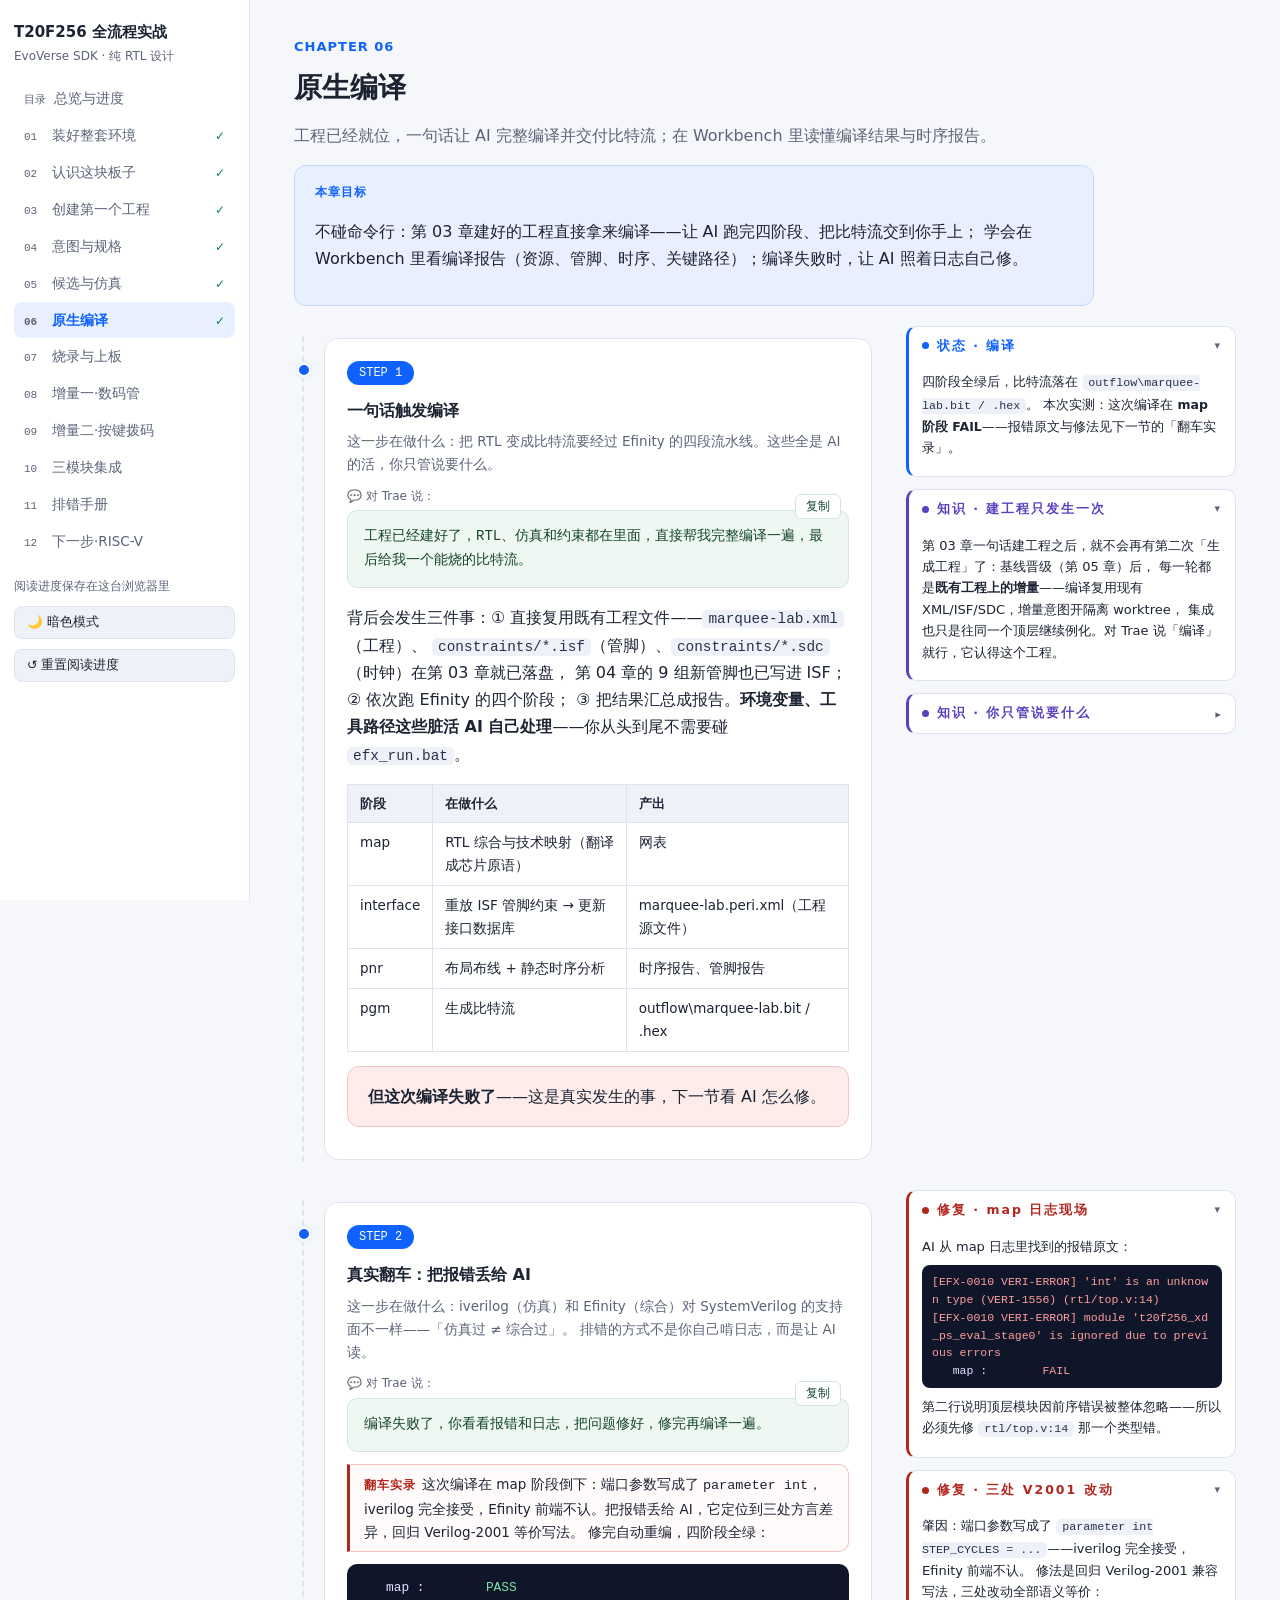
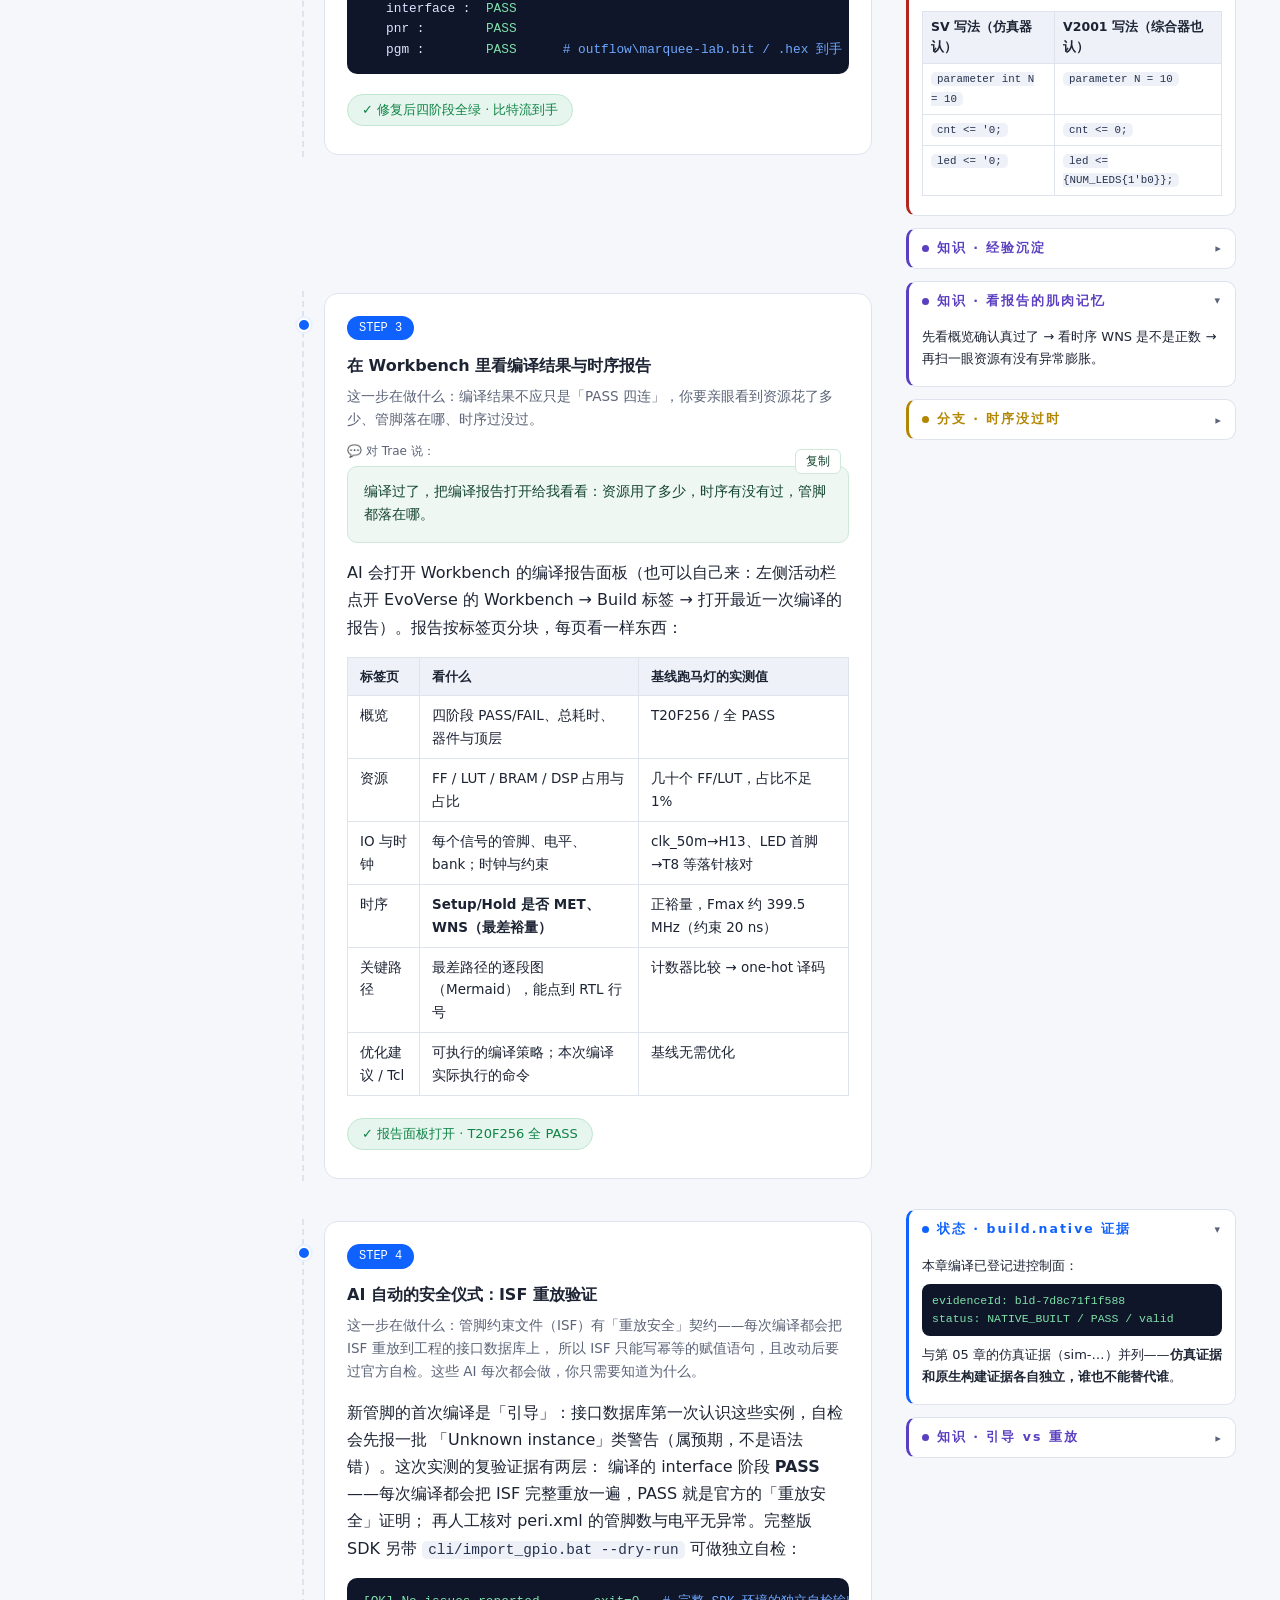
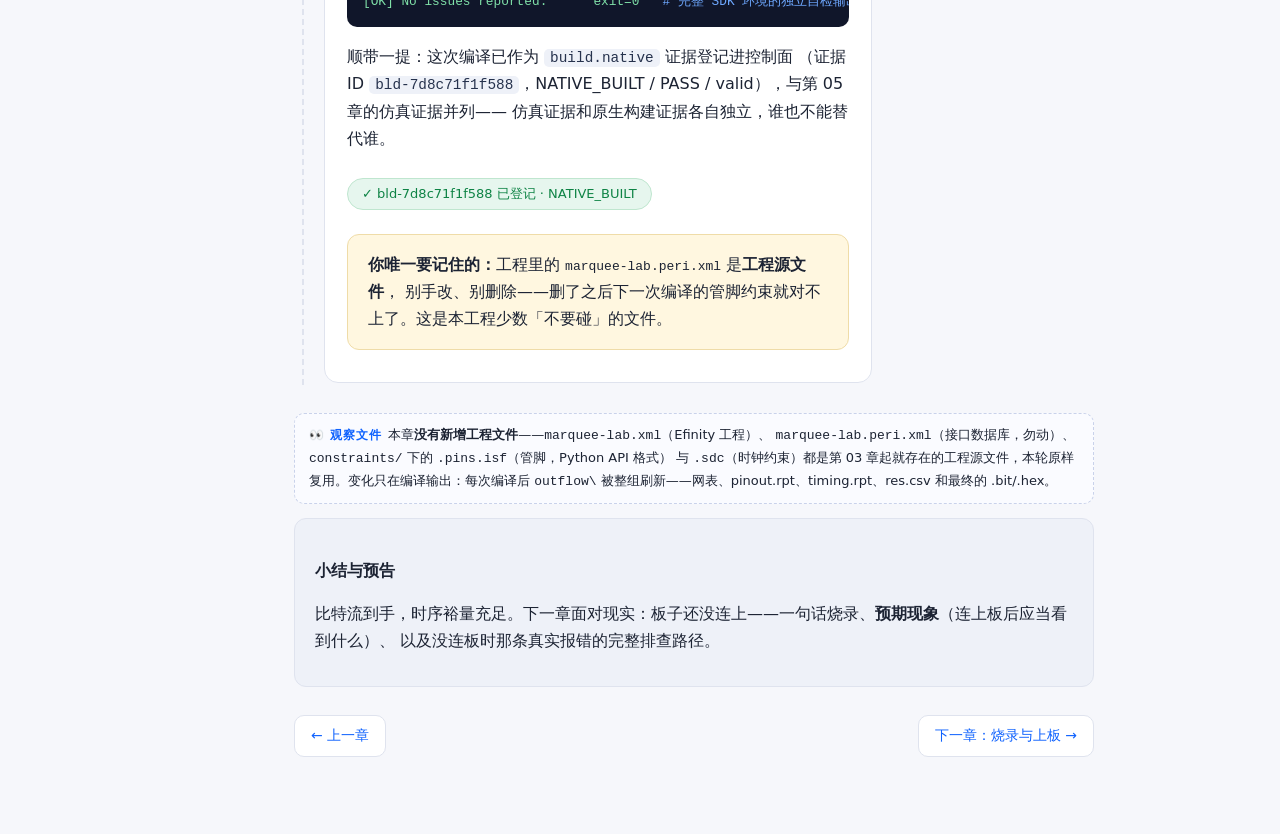
<file: learn/t20f256-rtl-fullflow/06-native-build.html>
<!doctype html>
<html lang="zh-CN">
<head>
<meta charset="utf-8">
<meta name="viewport" content="width=device-width, initial-scale=1">
<title>第 06 章 · 原生编译</title>
<link rel="stylesheet" href="assets/site.css?v=2">
<script>(function(){var t;try{t=localStorage.getItem("t20f256-theme")}catch(e){}document.documentElement.dataset.theme=t||(matchMedia("(prefers-color-scheme: dark)").matches?"dark":"light")})()</script>
</head>
<body data-ch="06">
<aside class="sidebar">
  <div class="brand">T20F256 全流程实战<small>EvoVerse SDK · 纯 RTL 设计</small></div>
  <nav>
    <a href="index.html" data-ch="index"><span class="no">目录</span>总览与进度</a>
    <a href="01-environment.html" data-ch="01"><span class="no">01</span>装好整套环境</a>
    <a href="02-board.html" data-ch="02"><span class="no">02</span>认识这块板子</a>
    <a href="03-new-project.html" data-ch="03"><span class="no">03</span>创建第一个工程</a>
    <a href="04-intent-spec.html" data-ch="04"><span class="no">04</span>意图与规格</a>
    <a href="05-candidate-sim.html" data-ch="05"><span class="no">05</span>候选与仿真</a>
    <a href="06-native-build.html" data-ch="06"><span class="no">06</span>原生编译</a>
    <a href="07-program.html" data-ch="07"><span class="no">07</span>烧录与上板</a>
    <a href="08-increment-seg.html" data-ch="08"><span class="no">08</span>增量一·数码管</a>
    <a href="09-increment-btn.html" data-ch="09"><span class="no">09</span>增量二·按键拨码</a>
    <a href="10-integration.html" data-ch="10"><span class="no">10</span>三模块集成</a>
    <a href="11-troubleshooting.html" data-ch="11"><span class="no">11</span>排错手册</a>
    <a href="12-roadmap.html" data-ch="12"><span class="no">12</span>下一步·RISC-V</a>
  </nav>
  <div class="progress-note">阅读进度保存在这台浏览器里</div>
</aside>
<main>
<div class="lead">
<header class="ch-head">
  <div class="kicker">CHAPTER 06</div>
  <h1>原生编译</h1>
  <p class="sub">工程已经就位，一句话让 AI 完整编译并交付比特流；在 Workbench 里读懂编译结果与时序报告。</p>
</header>

<section class="card goal-card">
  <div class="tag">本章目标</div>
  <p>不碰命令行：第 03 章建好的工程直接拿来编译——让 AI 跑完四阶段、把比特流交到你手上；
  学会在 Workbench 里看编译报告（资源、管脚、时序、关键路径）；编译失败时，让 AI 照着日志自己修。</p>
</section>
</div>

<div class="step-row">
  <div class="flow">
  <div class="step">
    <span class="step-no">STEP 1</span>
    <h3>一句话触发编译</h3>
    <p class="why">这一步在做什么：把 RTL 变成比特流要经过 Efinity 的四段流水线。这些全是 AI 的活，你只管说要什么。</p>
    <div class="say">
      <div class="say-hint">💬 对 Trae 说：</div>
      <button class="copy-btn">复制</button>
      <pre>工程已经建好了，RTL、仿真和约束都在里面，直接帮我完整编译一遍，最后给我一个能烧的比特流。</pre>
    </div>
    <p>背后会发生三件事：① 直接复用既有工程文件——<code>marquee-lab.xml</code>（工程）、
    <code>constraints/*.isf</code>（管脚）、<code>constraints/*.sdc</code>（时钟）在第 03 章就已落盘，
    第 04 章的 9 组新管脚也已写进 ISF；② 依次跑 Efinity 的四个阶段；
    ③ 把结果汇总成报告。<b>环境变量、工具路径这些脏活 AI 自己处理</b>——你从头到尾不需要碰 <code>efx_run.bat</code>。</p>
    <table>
      <tr><th>阶段</th><th>在做什么</th><th>产出</th></tr>
      <tr><td>map</td><td>RTL 综合与技术映射（翻译成芯片原语）</td><td>网表</td></tr>
      <tr><td>interface</td><td>重放 ISF 管脚约束 → 更新接口数据库</td><td>marquee-lab.peri.xml（工程源文件）</td></tr>
      <tr><td>pnr</td><td>布局布线 + 静态时序分析</td><td>时序报告、管脚报告</td></tr>
      <tr><td>pgm</td><td>生成比特流</td><td>outflow\marquee-lab.bit / .hex</td></tr>
    </table>
    <div class="card err-card"><b>但这次编译失败了</b>——这是真实发生的事，下一节看 AI 怎么修。</div>
  </div>
  </div>
  <aside class="rail"><div class="rail-inner">
    <details class="aside-card a-status" open>
      <summary>状态 · 编译</summary>
      <div class="body">
        <p>四阶段全绿后，比特流落在 <code>outflow\marquee-lab.bit / .hex</code>。
        本次实测：这次编译在 <b>map 阶段 FAIL</b>——报错原文与修法见下一节的「翻车实录」。</p>
      </div>
    </details>
    <details class="aside-card a-learn" open>
      <summary>知识 · 建工程只发生一次</summary>
      <div class="body">
        <p>第 03 章一句话建工程之后，就不会再有第二次「生成工程」了：基线晋级（第 05 章）后，
        每一轮都是<b>既有工程上的增量</b>——编译复用现有 XML/ISF/SDC，增量意图开隔离 worktree，
        集成也只是往同一个顶层继续例化。对 Trae 说「编译」就行，它认得这个工程。</p>
      </div>
    </details>
    <details class="aside-card a-learn">
      <summary>知识 · 你只管说要什么</summary>
      <div class="body">
        <p>四段流水线（map → interface → pnr → pgm）全是 AI 的活：复用工程文件、跑阶段、汇总报告，
        你从头到尾不碰命令行。<code>efx_run.bat</code> 一次都不用自己敲。</p>
      </div>
    </details>
  </div></aside>
</div>

<div class="step-row">
  <div class="flow">
  <div class="step">
    <span class="step-no">STEP 2</span>
    <h3>真实翻车：把报错丢给 AI</h3>
    <p class="why">这一步在做什么：iverilog（仿真）和 Efinity（综合）对 SystemVerilog 的支持面不一样——「仿真过 ≠ 综合过」。
    排错的方式不是你自己啃日志，而是让 AI 读。</p>
    <div class="say">
      <div class="say-hint">💬 对 Trae 说：</div>
      <button class="copy-btn">复制</button>
      <pre>编译失败了，你看看报错和日志，把问题修好，修完再编译一遍。</pre>
    </div>
    <div class="story">
      <span class="tag">翻车实录</span>这次编译在 map 阶段倒下：端口参数写成了 <code>parameter int</code>，
      iverilog 完全接受，Efinity 前端不认。把报错丢给 AI，它定位到三处方言差异，回归 Verilog-2001 等价写法。
      修完自动重编，四阶段全绿：
    </div>
    <div class="codeblock"><pre>   map :        <span class="g">PASS</span>
   interface :  <span class="g">PASS</span>
   pnr :        <span class="g">PASS</span>
   pgm :        <span class="g">PASS</span>      <span class="k"># outflow\marquee-lab.bit / .hex 到手</span></pre></div>
    <div class="status-line ok">✓ 修复后四阶段全绿 · 比特流到手</div>
  </div>
  </div>
  <aside class="rail"><div class="rail-inner">
    <details class="aside-card a-fix" open>
      <summary>修复 · map 日志现场</summary>
      <div class="body">
        <p>AI 从 map 日志里找到的报错原文：</p>
        <pre><span class="r">[EFX-0010 VERI-ERROR] 'int' is an unknown type (VERI-1556) (rtl/top.v:14)</span>
<span class="r">[EFX-0010 VERI-ERROR] module 't20f256_xd_ps_eval_stage0' is ignored due to previous errors</span>
   map :        <span class="r">FAIL</span></pre>
        <p>第二行说明顶层模块因前序错误被整体忽略——所以必须先修 <code>rtl/top.v:14</code> 那一个类型错。</p>
      </div>
    </details>
    <details class="aside-card a-fix" open>
      <summary>修复 · 三处 V2001 改动</summary>
      <div class="body">
        <p>肇因：端口参数写成了 <code>parameter int STEP_CYCLES = ...</code>——iverilog 完全接受，Efinity 前端不认。
        修法是回归 Verilog-2001 兼容写法，三处改动全部语义等价：</p>
        <table>
          <tr><th>SV 写法（仿真器认）</th><th>V2001 写法（综合器也认）</th></tr>
          <tr><td><code>parameter int N = 10</code></td><td><code>parameter N = 10</code></td></tr>
          <tr><td><code>cnt &lt;= '0;</code></td><td><code>cnt &lt;= 0;</code></td></tr>
          <tr><td><code>led &lt;= '0;</code></td><td><code>led &lt;= {NUM_LEDS{1'b0}};</code></td></tr>
        </table>
      </div>
    </details>
    <details class="aside-card a-learn">
      <summary>知识 · 经验沉淀</summary>
      <div class="body">
        <p>报错原文是排错的第一手证据。把「编译失败了，你看看报错修一下」说给 AI，
        比自己猜强得多——它读得到完整日志，也知道「int 换 V2001 写法」这类工具差异。</p>
      </div>
    </details>
  </div></aside>
</div>

<div class="step-row">
  <div class="flow">
  <div class="step">
    <span class="step-no">STEP 3</span>
    <h3>在 Workbench 里看编译结果与时序报告</h3>
    <p class="why">这一步在做什么：编译结果不应只是「PASS 四连」，你要亲眼看到资源花了多少、管脚落在哪、时序过没过。</p>
    <div class="say">
      <div class="say-hint">💬 对 Trae 说：</div>
      <button class="copy-btn">复制</button>
      <pre>编译过了，把编译报告打开给我看看：资源用了多少，时序有没有过，管脚都落在哪。</pre>
    </div>
    <p>AI 会打开 Workbench 的编译报告面板（也可以自己来：左侧活动栏点开 EvoVerse 的 Workbench → Build 标签 →
    打开最近一次编译的报告）。报告按标签页分块，每页看一样东西：</p>
    <table>
      <tr><th>标签页</th><th>看什么</th><th>基线跑马灯的实测值</th></tr>
      <tr><td>概览</td><td>四阶段 PASS/FAIL、总耗时、器件与顶层</td><td>T20F256 / 全 PASS</td></tr>
      <tr><td>资源</td><td>FF / LUT / BRAM / DSP 占用与占比</td><td>几十个 FF/LUT，占比不足 1%</td></tr>
      <tr><td>IO 与时钟</td><td>每个信号的管脚、电平、bank；时钟与约束</td><td>clk_50m→H13、LED 首脚→T8 等落针核对</td></tr>
      <tr><td>时序</td><td><b>Setup/Hold 是否 MET、WNS（最差裕量）</b></td><td>正裕量，Fmax 约 399.5 MHz（约束 20 ns）</td></tr>
      <tr><td>关键路径</td><td>最差路径的逐段图（Mermaid），能点到 RTL 行号</td><td>计数器比较 → one-hot 译码</td></tr>
      <tr><td>优化建议 / Tcl</td><td>可执行的编译策略；本次编译实际执行的命令</td><td>基线无需优化</td></tr>
    </table>
    <div class="status-line ok">✓ 报告面板打开 · T20F256 全 PASS</div>
  </div>
  </div>
  <aside class="rail"><div class="rail-inner">
    <details class="aside-card a-learn" open>
      <summary>知识 · 看报告的肌肉记忆</summary>
      <div class="body">
        <p>先看概览确认真过了 → 看时序 WNS 是不是正数 → 再扫一眼资源有没有异常膨胀。</p>
      </div>
    </details>
    <details class="aside-card a-branch">
      <summary>分支 · 时序没过时</summary>
      <div class="body">
        <p>去「关键路径」标签页：最差路径会画成逐段图（Mermaid）并链到 RTL 行号，直接从那里开始查。</p>
      </div>
    </details>
  </div></aside>
</div>

<div class="step-row">
  <div class="flow">
  <div class="step">
    <span class="step-no">STEP 4</span>
    <h3>AI 自动的安全仪式：ISF 重放验证</h3>
    <p class="why">这一步在做什么：管脚约束文件（ISF）有「重放安全」契约——每次编译都会把 ISF 重放到工程的接口数据库上，
    所以 ISF 只能写幂等的赋值语句，且改动后要过官方自检。这些 AI 每次都会做，你只需要知道为什么。</p>
    <p>新管脚的首次编译是「引导」：接口数据库第一次认识这些实例，自检会先报一批
    「Unknown instance」类警告（属预期，不是语法错）。这次实测的复验证据有两层：
    编译的 interface 阶段 <b>PASS</b>——每次编译都会把 ISF 完整重放一遍，PASS 就是官方的「重放安全」证明；
    再人工核对 peri.xml 的管脚数与电平无异常。完整版 SDK 另带 <code>cli/import_gpio.bat --dry-run</code> 可做独立自检：</p>
    <div class="codeblock"><pre><span class="g">[OK] No issues reported.      exit=0</span>   <span class="k"># 完整 SDK 环境的独立自检输出</span></pre></div>
    <p>顺带一提：这次编译已作为 <code>build.native</code> 证据登记进控制面
    （证据 ID <code>bld-7d8c71f1f588</code>，NATIVE_BUILT / PASS / valid），与第 05 章的仿真证据并列——
    仿真证据和原生构建证据各自独立，谁也不能替代谁。</p>
    <div class="status-line ok">✓ bld-7d8c71f1f588 已登记 · NATIVE_BUILT</div>
    <div class="card warn-card"><b>你唯一要记住的：</b>工程里的 <code>marquee-lab.peri.xml</code> 是<b>工程源文件</b>，
    别手改、别删除——删了之后下一次编译的管脚约束就对不上了。这是本工程少数「不要碰」的文件。</div>
  </div>
  </div>
  <aside class="rail"><div class="rail-inner">
    <details class="aside-card a-status" open>
      <summary>状态 · build.native 证据</summary>
      <div class="body">
        <p>本章编译已登记进控制面：</p>
        <pre><span class="g">evidenceId: bld-7d8c71f1f588</span>
<span class="g">status: NATIVE_BUILT / PASS / valid</span></pre>
        <p>与第 05 章的仿真证据（sim-…）并列——<b>仿真证据和原生构建证据各自独立，谁也不能替代谁</b>。</p>
      </div>
    </details>
    <details class="aside-card a-learn">
      <summary>知识 · 引导 vs 重放</summary>
      <div class="body">
        <p><b>引导（一次性）</b>：首次编译时接口数据库第一次认识这些管脚实例，
        自检先报一批「Unknown instance」类警告——属预期，不是语法错。</p>
        <p><b>重放（每次）</b>：ISF 只写幂等的赋值语句，每次编译的 interface 阶段都把 ISF 完整重放一遍——
        阶段 PASS 就是官方的「重放安全」证明。</p>
      </div>
    </details>
  </div></aside>
</div>

<div class="lead">
<div class="obs"><span class="tag">👀 观察文件</span>本章<b>没有新增工程文件</b>——<code>marquee-lab.xml</code>（Efinity 工程）、
<code>marquee-lab.peri.xml</code>（接口数据库，勿动）、<code>constraints/</code> 下的 <code>.pins.isf</code>（管脚，Python API 格式）
与 <code>.sdc</code>（时钟约束）都是第 03 章起就存在的工程源文件，本轮原样复用。变化只在编译输出：每次编译后
<code>outflow\</code> 被整组刷新——网表、pinout.rpt、timing.rpt、res.csv 和最终的 .bit/.hex。</div>

<section class="card summary">
  <h3>小结与预告</h3>
  <p>比特流到手，时序裕量充足。下一章面对现实：板子还没连上——一句话烧录、<b>预期现象</b>（连上板后应当看到什么）、
  以及没连板时那条真实报错的完整排查路径。</p>
</section>
<div class="ch-nav"><a href="05-candidate-sim.html">← 上一章</a><a href="07-program.html">下一章：烧录与上板 →</a></div>
</div>
</main>
<script src="assets/site.js?v=4"></script>
</body>
</html>
</file>
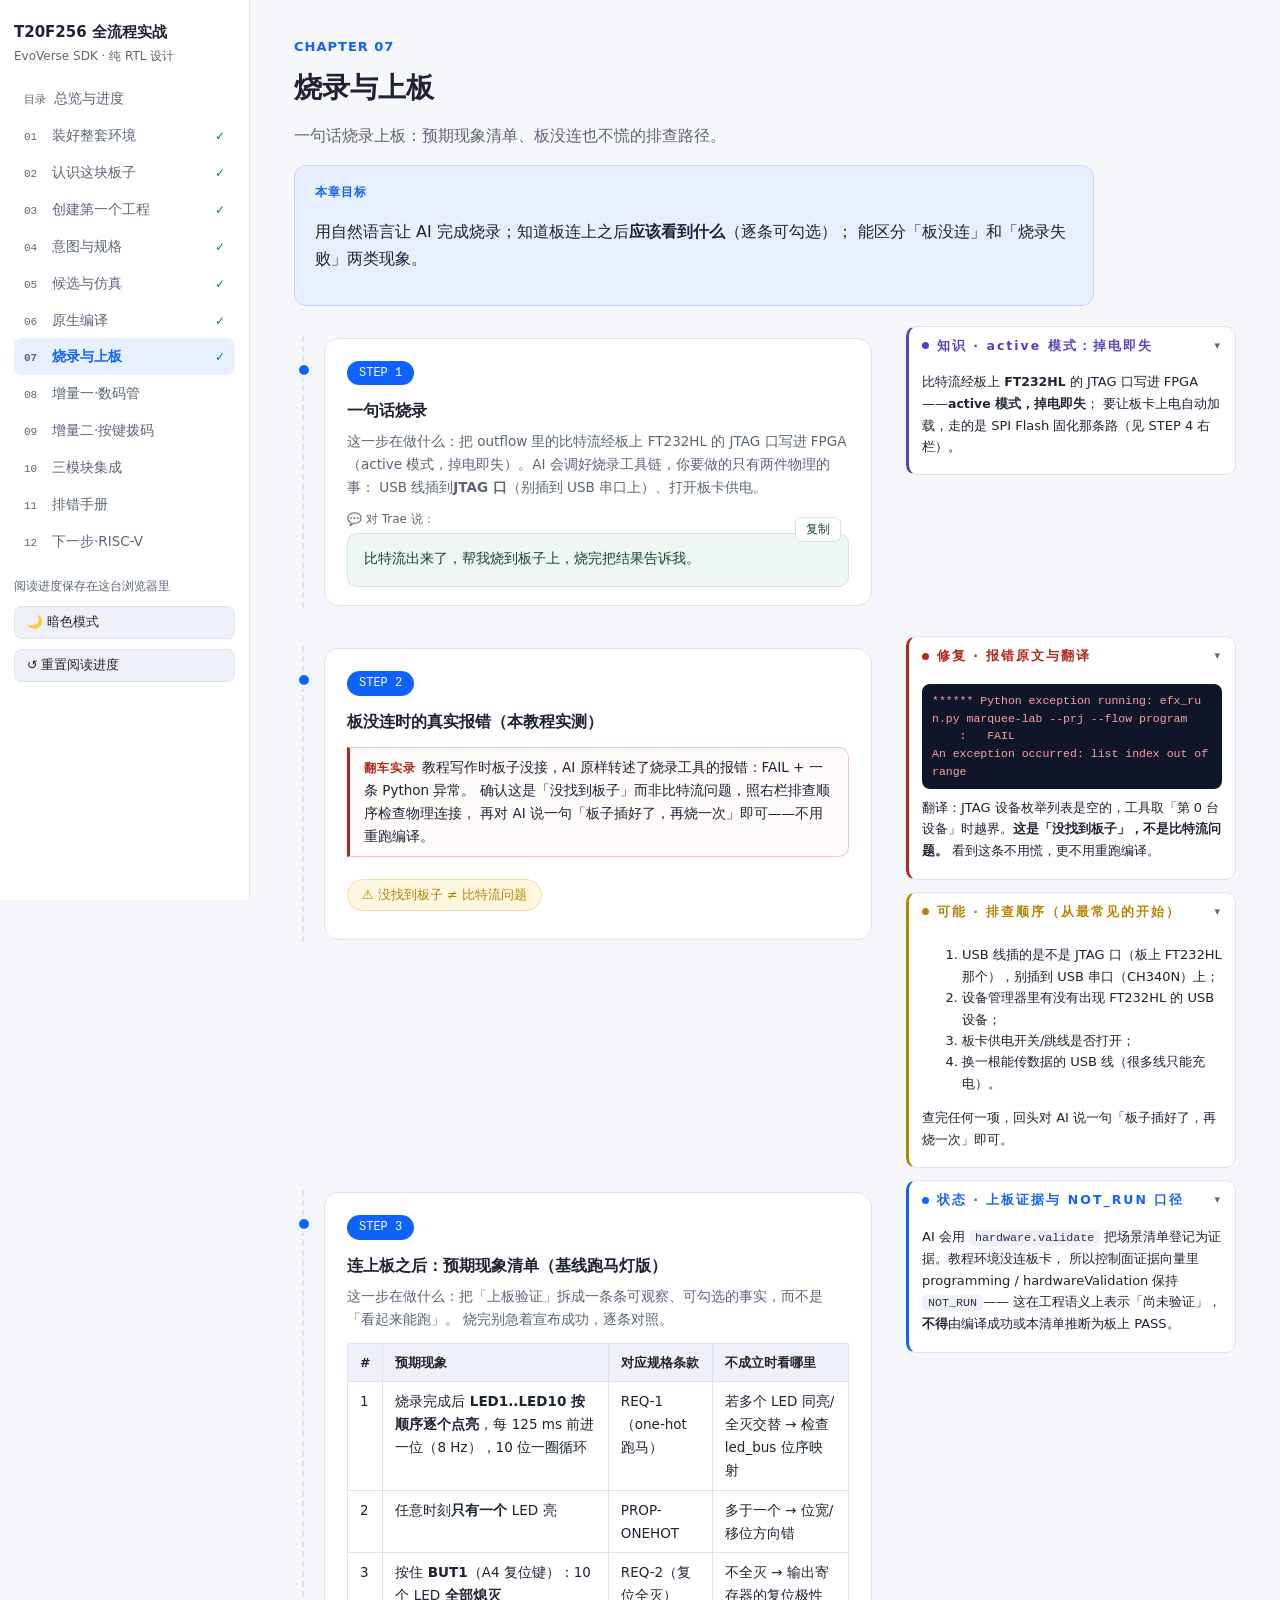
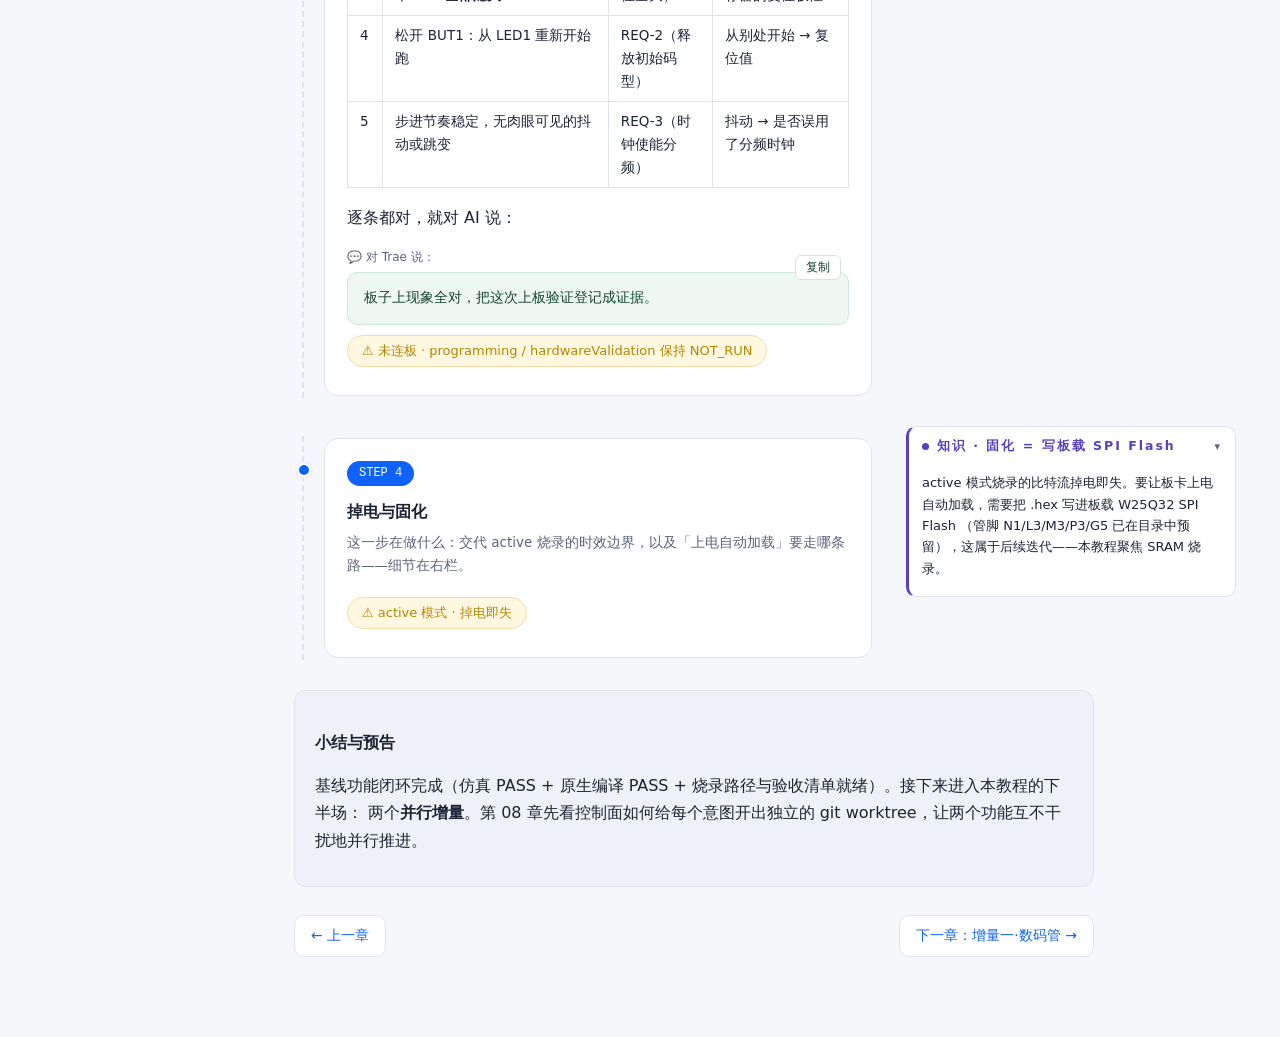
<file: learn/t20f256-rtl-fullflow/07-program.html>
<!doctype html>
<html lang="zh-CN">
<head>
<meta charset="utf-8">
<meta name="viewport" content="width=device-width, initial-scale=1">
<title>第 07 章 · 烧录与上板</title>
<link rel="stylesheet" href="assets/site.css?v=2">
<script>(function(){var t;try{t=localStorage.getItem("t20f256-theme")}catch(e){}document.documentElement.dataset.theme=t||(matchMedia("(prefers-color-scheme: dark)").matches?"dark":"light")})()</script>
</head>
<body data-ch="07">
<aside class="sidebar">
  <div class="brand">T20F256 全流程实战<small>EvoVerse SDK · 纯 RTL 设计</small></div>
  <nav>
    <a href="index.html" data-ch="index"><span class="no">目录</span>总览与进度</a>
    <a href="01-environment.html" data-ch="01"><span class="no">01</span>装好整套环境</a>
    <a href="02-board.html" data-ch="02"><span class="no">02</span>认识这块板子</a>
    <a href="03-new-project.html" data-ch="03"><span class="no">03</span>创建第一个工程</a>
    <a href="04-intent-spec.html" data-ch="04"><span class="no">04</span>意图与规格</a>
    <a href="05-candidate-sim.html" data-ch="05"><span class="no">05</span>候选与仿真</a>
    <a href="06-native-build.html" data-ch="06"><span class="no">06</span>原生编译</a>
    <a href="07-program.html" data-ch="07"><span class="no">07</span>烧录与上板</a>
    <a href="08-increment-seg.html" data-ch="08"><span class="no">08</span>增量一·数码管</a>
    <a href="09-increment-btn.html" data-ch="09"><span class="no">09</span>增量二·按键拨码</a>
    <a href="10-integration.html" data-ch="10"><span class="no">10</span>三模块集成</a>
    <a href="11-troubleshooting.html" data-ch="11"><span class="no">11</span>排错手册</a>
    <a href="12-roadmap.html" data-ch="12"><span class="no">12</span>下一步·RISC-V</a>
  </nav>
  <div class="progress-note">阅读进度保存在这台浏览器里</div>
</aside>
<main>
<div class="lead">
<header class="ch-head">
  <div class="kicker">CHAPTER 07</div>
  <h1>烧录与上板</h1>
  <p class="sub">一句话烧录上板：预期现象清单、板没连也不慌的排查路径。</p>
</header>

<section class="card goal-card">
  <div class="tag">本章目标</div>
  <p>用自然语言让 AI 完成烧录；知道板连上之后<b>应该看到什么</b>（逐条可勾选）；
  能区分「板没连」和「烧录失败」两类现象。</p>
</section>
</div>

<div class="step-row">
  <div class="flow">
  <div class="step">
    <span class="step-no">STEP 1</span>
    <h3>一句话烧录</h3>
    <p class="why">这一步在做什么：把 outflow 里的比特流经板上 FT232HL 的 JTAG 口写进 FPGA
    （active 模式，掉电即失）。AI 会调好烧录工具链，你要做的只有两件物理的事：
    USB 线插到<b>JTAG 口</b>（别插到 USB 串口上）、打开板卡供电。</p>
    <div class="say">
      <div class="say-hint">💬 对 Trae 说：</div>
      <button class="copy-btn">复制</button>
      <pre>比特流出来了，帮我烧到板子上，烧完把结果告诉我。</pre>
    </div>
  </div>
  </div>
  <aside class="rail"><div class="rail-inner">
    <details class="aside-card a-learn" open>
      <summary>知识 · active 模式：掉电即失</summary>
      <div class="body">
        <p>比特流经板上 <b>FT232HL</b> 的 JTAG 口写进 FPGA——<b>active 模式，掉电即失</b>；
        要让板卡上电自动加载，走的是 SPI Flash 固化那条路（见 STEP 4 右栏）。</p>
      </div>
    </details>
  </div></aside>
</div>

<div class="step-row">
  <div class="flow">
  <div class="step">
    <span class="step-no">STEP 2</span>
    <h3>板没连时的真实报错（本教程实测）</h3>
    <div class="story">
      <span class="tag">翻车实录</span>教程写作时板子没接，AI 原样转述了烧录工具的报错：FAIL + 一条 Python 异常。
      确认这是「没找到板子」而非比特流问题，照右栏排查顺序检查物理连接，
      再对 AI 说一句「板子插好了，再烧一次」即可——不用重跑编译。
    </div>
    <div class="status-line warn">⚠ 没找到板子 ≠ 比特流问题</div>
  </div>
  </div>
  <aside class="rail"><div class="rail-inner">
    <details class="aside-card a-fix" open>
      <summary>修复 · 报错原文与翻译</summary>
      <div class="body">
        <pre><span class="r">****** Python exception running: efx_run.py marquee-lab --prj --flow program</span>
<span class="r">    :   FAIL</span>
<span class="r">An exception occurred: list index out of range</span></pre>
        <p>翻译：JTAG 设备枚举列表是空的，工具取「第 0 台设备」时越界。<b>这是「没找到板子」，不是比特流问题。</b>
        看到这条不用慌，更不用重跑编译。</p>
      </div>
    </details>
    <details class="aside-card a-branch" open>
      <summary>可能 · 排查顺序（从最常见的开始）</summary>
      <div class="body">
        <ol>
          <li>USB 线插的是不是 JTAG 口（板上 FT232HL 那个），别插到 USB 串口（CH340N）上；</li>
          <li>设备管理器里有没有出现 FT232HL 的 USB 设备；</li>
          <li>板卡供电开关/跳线是否打开；</li>
          <li>换一根能传数据的 USB 线（很多线只能充电）。</li>
        </ol>
        <p>查完任何一项，回头对 AI 说一句「板子插好了，再烧一次」即可。</p>
      </div>
    </details>
  </div></aside>
</div>

<div class="step-row">
  <div class="flow">
  <div class="step">
    <span class="step-no">STEP 3</span>
    <h3>连上板之后：预期现象清单（基线跑马灯版）</h3>
    <p class="why">这一步在做什么：把「上板验证」拆成一条条可观察、可勾选的事实，而不是「看起来能跑」。
    烧完别急着宣布成功，逐条对照。</p>
    <table>
      <tr><th>#</th><th>预期现象</th><th>对应规格条款</th><th>不成立时看哪里</th></tr>
      <tr><td>1</td><td>烧录完成后 <b>LED1..LED10 按顺序逐个点亮</b>，每 125 ms 前进一位（8 Hz），10 位一圈循环</td><td>REQ-1（one-hot 跑马）</td><td>若多个 LED 同亮/全灭交替 → 检查 led_bus 位序映射</td></tr>
      <tr><td>2</td><td>任意时刻<b>只有一个</b> LED 亮</td><td>PROP-ONEHOT</td><td>多于一个 → 位宽/移位方向错</td></tr>
      <tr><td>3</td><td>按住 <b>BUT1</b>（A4 复位键）：10 个 LED <b>全部熄灭</b></td><td>REQ-2（复位全灭）</td><td>不全灭 → 输出寄存器的复位极性</td></tr>
      <tr><td>4</td><td>松开 BUT1：从 LED1 重新开始跑</td><td>REQ-2（释放初始码型）</td><td>从别处开始 → 复位值</td></tr>
      <tr><td>5</td><td>步进节奏稳定，无肉眼可见的抖动或跳变</td><td>REQ-3（时钟使能分频）</td><td>抖动 → 是否误用了分频时钟</td></tr>
    </table>
    <p>逐条都对，就对 AI 说：</p>
    <div class="say">
      <div class="say-hint">💬 对 Trae 说：</div>
      <button class="copy-btn">复制</button>
      <pre>板子上现象全对，把这次上板验证登记成证据。</pre>
    </div>
    <div class="status-line warn">⚠ 未连板 · programming / hardwareValidation 保持 NOT_RUN</div>
  </div>
  </div>
  <aside class="rail"><div class="rail-inner">
    <details class="aside-card a-status" open>
      <summary>状态 · 上板证据与 NOT_RUN 口径</summary>
      <div class="body">
        <p>AI 会用 <code>hardware.validate</code> 把场景清单登记为证据。教程环境没连板卡，
        所以控制面证据向量里 programming / hardwareValidation 保持 <code>NOT_RUN</code>——
        这在工程语义上表示「尚未验证」，<b>不得</b>由编译成功或本清单推断为板上 PASS。</p>
      </div>
    </details>
  </div></aside>
</div>

<div class="step-row">
  <div class="flow">
  <div class="step">
    <span class="step-no">STEP 4</span>
    <h3>掉电与固化</h3>
    <p class="why">这一步在做什么：交代 active 烧录的时效边界，以及「上电自动加载」要走哪条路——细节在右栏。</p>
    <div class="status-line warn">⚠ active 模式 · 掉电即失</div>
  </div>
  </div>
  <aside class="rail"><div class="rail-inner">
    <details class="aside-card a-learn" open>
      <summary>知识 · 固化 = 写板载 SPI Flash</summary>
      <div class="body">
        <p>active 模式烧录的比特流掉电即失。要让板卡上电自动加载，需要把 .hex 写进板载 W25Q32 SPI Flash
        （管脚 N1/L3/M3/P3/G5 已在目录中预留），这属于后续迭代——本教程聚焦 SRAM 烧录。</p>
      </div>
    </details>
  </div></aside>
</div>

<div class="lead">
<section class="card summary">
  <h3>小结与预告</h3>
  <p>基线功能闭环完成（仿真 PASS + 原生编译 PASS + 烧录路径与验收清单就绪）。接下来进入本教程的下半场：
  两个<b>并行增量</b>。第 08 章先看控制面如何给每个意图开出独立的 git worktree，让两个功能互不干扰地并行推进。</p>
</section>
<div class="ch-nav"><a href="06-native-build.html">← 上一章</a><a href="08-increment-seg.html">下一章：增量一·数码管 →</a></div>
</div>
</main>
<script src="assets/site.js?v=4"></script>
</body>
</html>
</file>
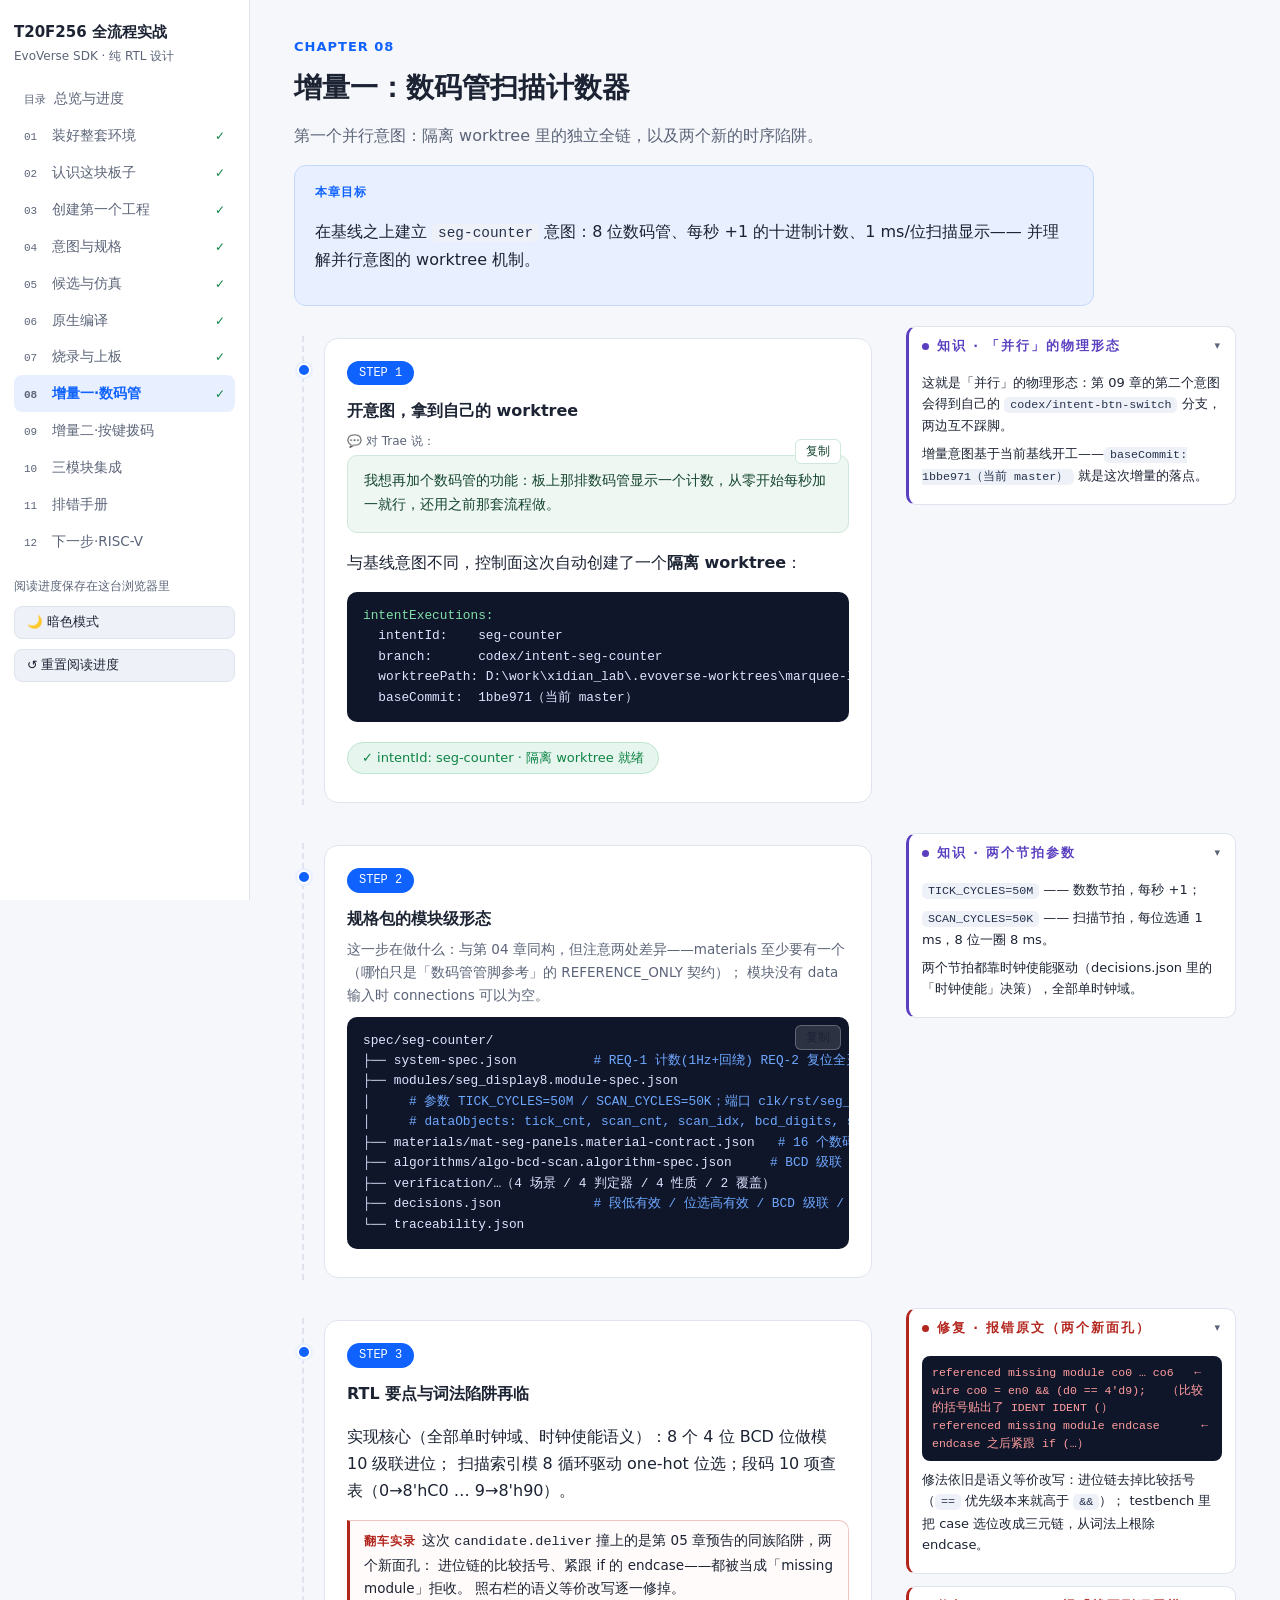
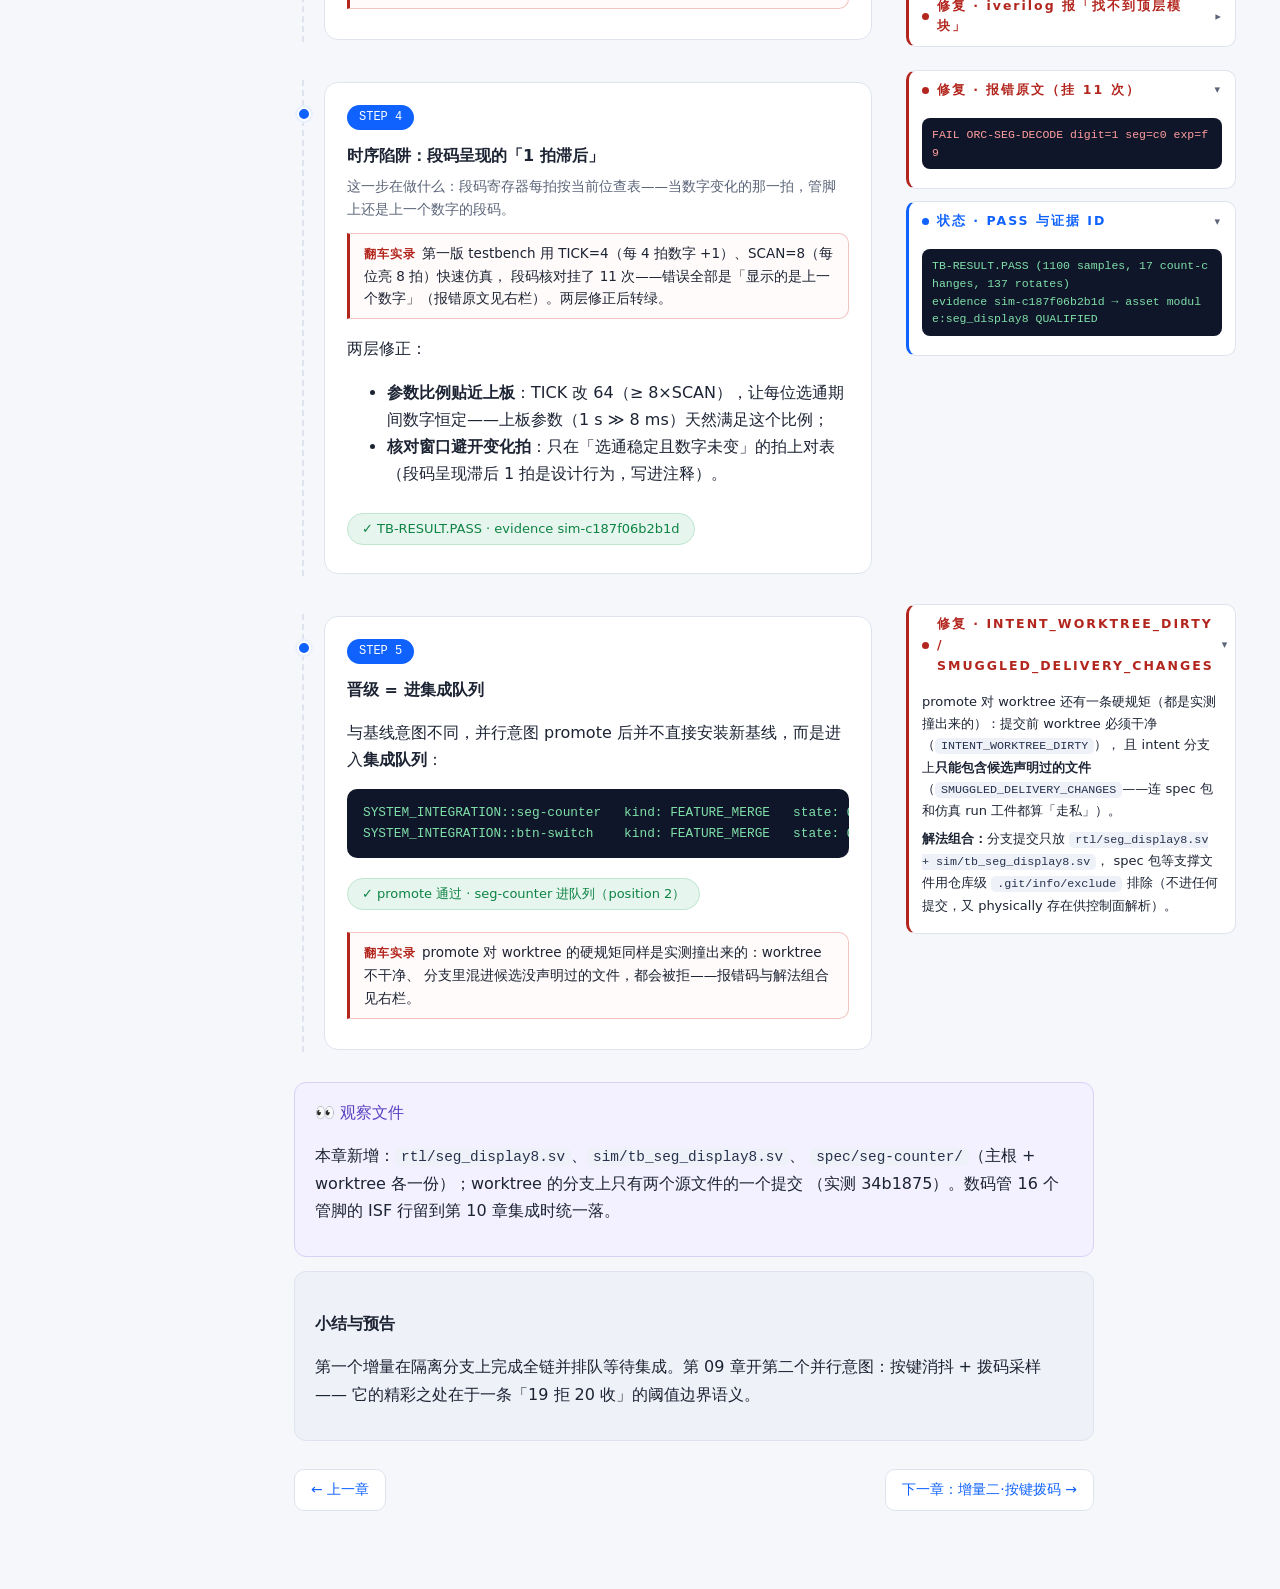
<file: learn/t20f256-rtl-fullflow/08-increment-seg.html>
<!doctype html>
<html lang="zh-CN">
<head>
<meta charset="utf-8">
<meta name="viewport" content="width=device-width, initial-scale=1">
<title>第 08 章 · 增量一：数码管</title>
<link rel="stylesheet" href="assets/site.css?v=2">
<script>(function(){var t;try{t=localStorage.getItem("t20f256-theme")}catch(e){}document.documentElement.dataset.theme=t||(matchMedia("(prefers-color-scheme: dark)").matches?"dark":"light")})()</script>
</head>
<body data-ch="08">
<aside class="sidebar">
  <div class="brand">T20F256 全流程实战<small>EvoVerse SDK · 纯 RTL 设计</small></div>
  <nav>
    <a href="index.html" data-ch="index"><span class="no">目录</span>总览与进度</a>
    <a href="01-environment.html" data-ch="01"><span class="no">01</span>装好整套环境</a>
    <a href="02-board.html" data-ch="02"><span class="no">02</span>认识这块板子</a>
    <a href="03-new-project.html" data-ch="03"><span class="no">03</span>创建第一个工程</a>
    <a href="04-intent-spec.html" data-ch="04"><span class="no">04</span>意图与规格</a>
    <a href="05-candidate-sim.html" data-ch="05"><span class="no">05</span>候选与仿真</a>
    <a href="06-native-build.html" data-ch="06"><span class="no">06</span>原生编译</a>
    <a href="07-program.html" data-ch="07"><span class="no">07</span>烧录与上板</a>
    <a href="08-increment-seg.html" data-ch="08"><span class="no">08</span>增量一·数码管</a>
    <a href="09-increment-btn.html" data-ch="09"><span class="no">09</span>增量二·按键拨码</a>
    <a href="10-integration.html" data-ch="10"><span class="no">10</span>三模块集成</a>
    <a href="11-troubleshooting.html" data-ch="11"><span class="no">11</span>排错手册</a>
    <a href="12-roadmap.html" data-ch="12"><span class="no">12</span>下一步·RISC-V</a>
  </nav>
  <div class="progress-note">阅读进度保存在这台浏览器里</div>
</aside>
<main>
<div class="lead">
<header class="ch-head">
  <div class="kicker">CHAPTER 08</div>
  <h1>增量一：数码管扫描计数器</h1>
  <p class="sub">第一个并行意图：隔离 worktree 里的独立全链，以及两个新的时序陷阱。</p>
</header>

<section class="card goal-card">
  <div class="tag">本章目标</div>
  <p>在基线之上建立 <code>seg-counter</code> 意图：8 位数码管、每秒 +1 的十进制计数、1 ms/位扫描显示——
  并理解并行意图的 worktree 机制。</p>
</section>
</div>

<div class="step-row">
  <div class="flow">
  <div class="step">
    <span class="step-no">STEP 1</span>
    <h3>开意图，拿到自己的 worktree</h3>
    <div class="say">
      <div class="say-hint">💬 对 Trae 说：</div>
      <button class="copy-btn">复制</button>
      <pre>我想再加个数码管的功能：板上那排数码管显示一个计数，从零开始每秒加一就行，还用之前那套流程做。</pre>
    </div>
    <p>与基线意图不同，控制面这次自动创建了一个<b>隔离 worktree</b>：</p>
    <div class="codeblock"><pre><span class="g">intentExecutions:</span>
  intentId:    seg-counter
  branch:      codex/intent-seg-counter
  worktreePath: D:\work\xidian_lab\.evoverse-worktrees\marquee-lab\seg-counter
  baseCommit:  1bbe971（当前 master）</pre></div>
    <div class="status-line ok">✓ intentId: seg-counter · 隔离 worktree 就绪</div>
  </div>
  </div>
  <aside class="rail"><div class="rail-inner">
    <details class="aside-card a-learn" open>
      <summary>知识 · 「并行」的物理形态</summary>
      <div class="body">
        <p>这就是「并行」的物理形态：第 09 章的第二个意图会得到自己的 <code>codex/intent-btn-switch</code> 分支，
        两边互不踩脚。</p>
        <p>增量意图基于当前基线开工——<code>baseCommit: 1bbe971（当前 master）</code> 就是这次增量的落点。</p>
      </div>
    </details>
  </div></aside>
</div>

<div class="step-row">
  <div class="flow">
  <div class="step">
    <span class="step-no">STEP 2</span>
    <h3>规格包的模块级形态</h3>
    <p class="why">这一步在做什么：与第 04 章同构，但注意两处差异——materials 至少要有一个（哪怕只是「数码管管脚参考」的 REFERENCE_ONLY 契约）；
    模块没有 data 输入时 connections 可以为空。</p>
    <div class="codeblock"><button class="copy-btn">复制</button><pre>spec/seg-counter/
├── system-spec.json          <span class="k"># REQ-1 计数(1Hz+回绕) REQ-2 复位全灭 REQ-3 扫描one-hot REQ-4 段码表</span>
├── modules/seg_display8.module-spec.json
│     <span class="k"># 参数 TICK_CYCLES=50M / SCAN_CYCLES=50K；端口 clk/rst/seg_o[7:0]/sel_o[7:0]</span>
│     <span class="k"># dataObjects: tick_cnt, scan_cnt, scan_idx, bcd_digits, seg_code_r</span>
├── materials/mat-seg-panels.material-contract.json   <span class="k"># 16 个数码管管脚的参考契约</span>
├── algorithms/algo-bcd-scan.algorithm-spec.json     <span class="k"># BCD 级联 + one-hot 扫描 + 查表</span>
├── verification/…（4 场景 / 4 判定器 / 4 性质 / 2 覆盖）
├── decisions.json            <span class="k"># 段低有效 / 位选高有效 / BCD 级联 / 时钟使能</span>
└── traceability.json</pre></div>
  </div>
  </div>
  <aside class="rail"><div class="rail-inner">
    <details class="aside-card a-learn" open>
      <summary>知识 · 两个节拍参数</summary>
      <div class="body">
        <p><code>TICK_CYCLES=50M</code> —— 数数节拍，每秒 +1；</p>
        <p><code>SCAN_CYCLES=50K</code> —— 扫描节拍，每位选通 1 ms，8 位一圈 8 ms。</p>
        <p>两个节拍都靠时钟使能驱动（decisions.json 里的「时钟使能」决策），全部单时钟域。</p>
      </div>
    </details>
  </div></aside>
</div>

<div class="step-row">
  <div class="flow">
  <div class="step">
    <span class="step-no">STEP 3</span>
    <h3>RTL 要点与词法陷阱再临</h3>
    <p>实现核心（全部单时钟域、时钟使能语义）：8 个 4 位 BCD 位做模 10 级联进位；
    扫描索引模 8 循环驱动 one-hot 位选；段码 10 项查表（0→8'hC0 … 9→8'h90）。</p>
    <div class="story">
      <span class="tag">翻车实录</span>这次 <code>candidate.deliver</code> 撞上的是第 05 章预告的同族陷阱，两个新面孔：
      进位链的比较括号、紧跟 if 的 endcase——都被当成「missing module」拒收。
      照右栏的语义等价改写逐一修掉。
    </div>
  </div>
  </div>
  <aside class="rail"><div class="rail-inner">
    <details class="aside-card a-fix" open>
      <summary>修复 · 报错原文（两个新面孔）</summary>
      <div class="body">
        <pre><span class="r">referenced missing module co0 … co6   ← wire co0 = en0 &amp;&amp; (d0 == 4'd9);   （比较的括号贴出了 IDENT IDENT (）</span>
<span class="r">referenced missing module endcase      ← endcase 之后紧跟 if (…）</span></pre>
        <p>修法依旧是语义等价改写：进位链去掉比较括号（<code>==</code> 优先级本来就高于 <code>&amp;&amp;</code>）；
        testbench 里把 case 选位改成三元链，从词法上根除 endcase。</p>
      </div>
    </details>
    <details class="aside-card a-fix">
      <summary>修复 · iverilog 报「找不到顶层模块」</summary>
      <div class="body">
        <p>另一个工程教训：用 PowerShell 的 <code>Set-Content</code> 改过源码后 iverilog 报「找不到顶层模块」——
        那是 UTF-16 编码把中文注释变成了乱码，转回 UTF-8 即好。</p>
      </div>
    </details>
  </div></aside>
</div>

<div class="step-row">
  <div class="flow">
  <div class="step">
    <span class="step-no">STEP 4</span>
    <h3>时序陷阱：段码呈现的「1 拍滞后」</h3>
    <p class="why">这一步在做什么：段码寄存器每拍按当前位查表——当数字变化的那一拍，管脚上还是上一个数字的段码。</p>
    <div class="story">
      <span class="tag">翻车实录</span>第一版 testbench 用 TICK=4（每 4 拍数字 +1）、SCAN=8（每位亮 8 拍）快速仿真，
      段码核对挂了 11 次——错误全部是「显示的是上一个数字」（报错原文见右栏）。两层修正后转绿。
    </div>
    <p>两层修正：</p>
    <ul>
      <li><b>参数比例贴近上板</b>：TICK 改 64（≥ 8×SCAN），让每位选通期间数字恒定——上板参数（1 s ≫ 8 ms）天然满足这个比例；</li>
      <li><b>核对窗口避开变化拍</b>：只在「选通稳定且数字未变」的拍上对表（段码呈现滞后 1 拍是设计行为，写进注释）。</li>
    </ul>
    <div class="status-line ok">✓ TB-RESULT.PASS · evidence sim-c187f06b2b1d</div>
  </div>
  </div>
  <aside class="rail"><div class="rail-inner">
    <details class="aside-card a-fix" open>
      <summary>修复 · 报错原文（挂 11 次）</summary>
      <div class="body">
        <pre><span class="r">FAIL ORC-SEG-DECODE digit=1 seg=c0 exp=f9</span></pre>
      </div>
    </details>
    <details class="aside-card a-status" open>
      <summary>状态 · PASS 与证据 ID</summary>
      <div class="body">
        <pre><span class="g">TB-RESULT.PASS (1100 samples, 17 count-changes, 137 rotates)</span>
<span class="g">evidence sim-c187f06b2b1d → asset module:seg_display8 QUALIFIED</span></pre>
      </div>
    </details>
  </div></aside>
</div>

<div class="step-row">
  <div class="flow">
  <div class="step">
    <span class="step-no">STEP 5</span>
    <h3>晋级 = 进集成队列</h3>
    <p>与基线意图不同，并行意图 promote 后并不直接安装新基线，而是进入<b>集成队列</b>：</p>
    <div class="codeblock"><pre><span class="g">SYSTEM_INTEGRATION::seg-counter   kind: FEATURE_MERGE   state: QUEUED   queuePosition: 2</span>
<span class="g">SYSTEM_INTEGRATION::btn-switch    kind: FEATURE_MERGE   state: QUEUED   queuePosition: 1</span></pre></div>
    <div class="status-line ok">✓ promote 通过 · seg-counter 进队列（position 2）</div>
    <div class="story">
      <span class="tag">翻车实录</span>promote 对 worktree 的硬规矩同样是实测撞出来的：worktree 不干净、
      分支里混进候选没声明过的文件，都会被拒——报错码与解法组合见右栏。
    </div>
  </div>
  </div>
  <aside class="rail"><div class="rail-inner">
    <details class="aside-card a-fix" open>
      <summary>修复 · INTENT_WORKTREE_DIRTY / SMUGGLED_DELIVERY_CHANGES</summary>
      <div class="body">
        <p>promote 对 worktree 还有一条硬规矩（都是实测撞出来的）：提交前 worktree 必须干净（<code>INTENT_WORKTREE_DIRTY</code>），
        且 intent 分支上<b>只能包含候选声明过的文件</b>（<code>SMUGGLED_DELIVERY_CHANGES</code>——连 spec 包和仿真 run 工件都算「走私」）。</p>
        <p><b>解法组合：</b>分支提交只放 <code>rtl/seg_display8.sv + sim/tb_seg_display8.sv</code>，
        spec 包等支撑文件用仓库级 <code>.git/info/exclude</code> 排除（不进任何提交，又 physically 存在供控制面解析）。</p>
      </div>
    </details>
  </div></aside>
</div>

<div class="lead">
<div class="card watch-card">
  <div class="tag">👀 观察文件</div>
  <p>本章新增：<code>rtl/seg_display8.sv</code>、<code>sim/tb_seg_display8.sv</code>、
  <code>spec/seg-counter/</code>（主根 + worktree 各一份）；worktree 的分支上只有两个源文件的一个提交
  （实测 34b1875）。数码管 16 个管脚的 ISF 行留到第 10 章集成时统一落。</p>
</div>

<section class="card summary">
  <h3>小结与预告</h3>
  <p>第一个增量在隔离分支上完成全链并排队等待集成。第 09 章开第二个并行意图：按键消抖 + 拨码采样——
  它的精彩之处在于一条「19 拒 20 收」的阈值边界语义。</p>
</section>
<div class="ch-nav"><a href="07-program.html">← 上一章</a><a href="09-increment-btn.html">下一章：增量二·按键拨码 →</a></div>
</div>
</main>
<script src="assets/site.js?v=4"></script>
</body>
</html>
</file>
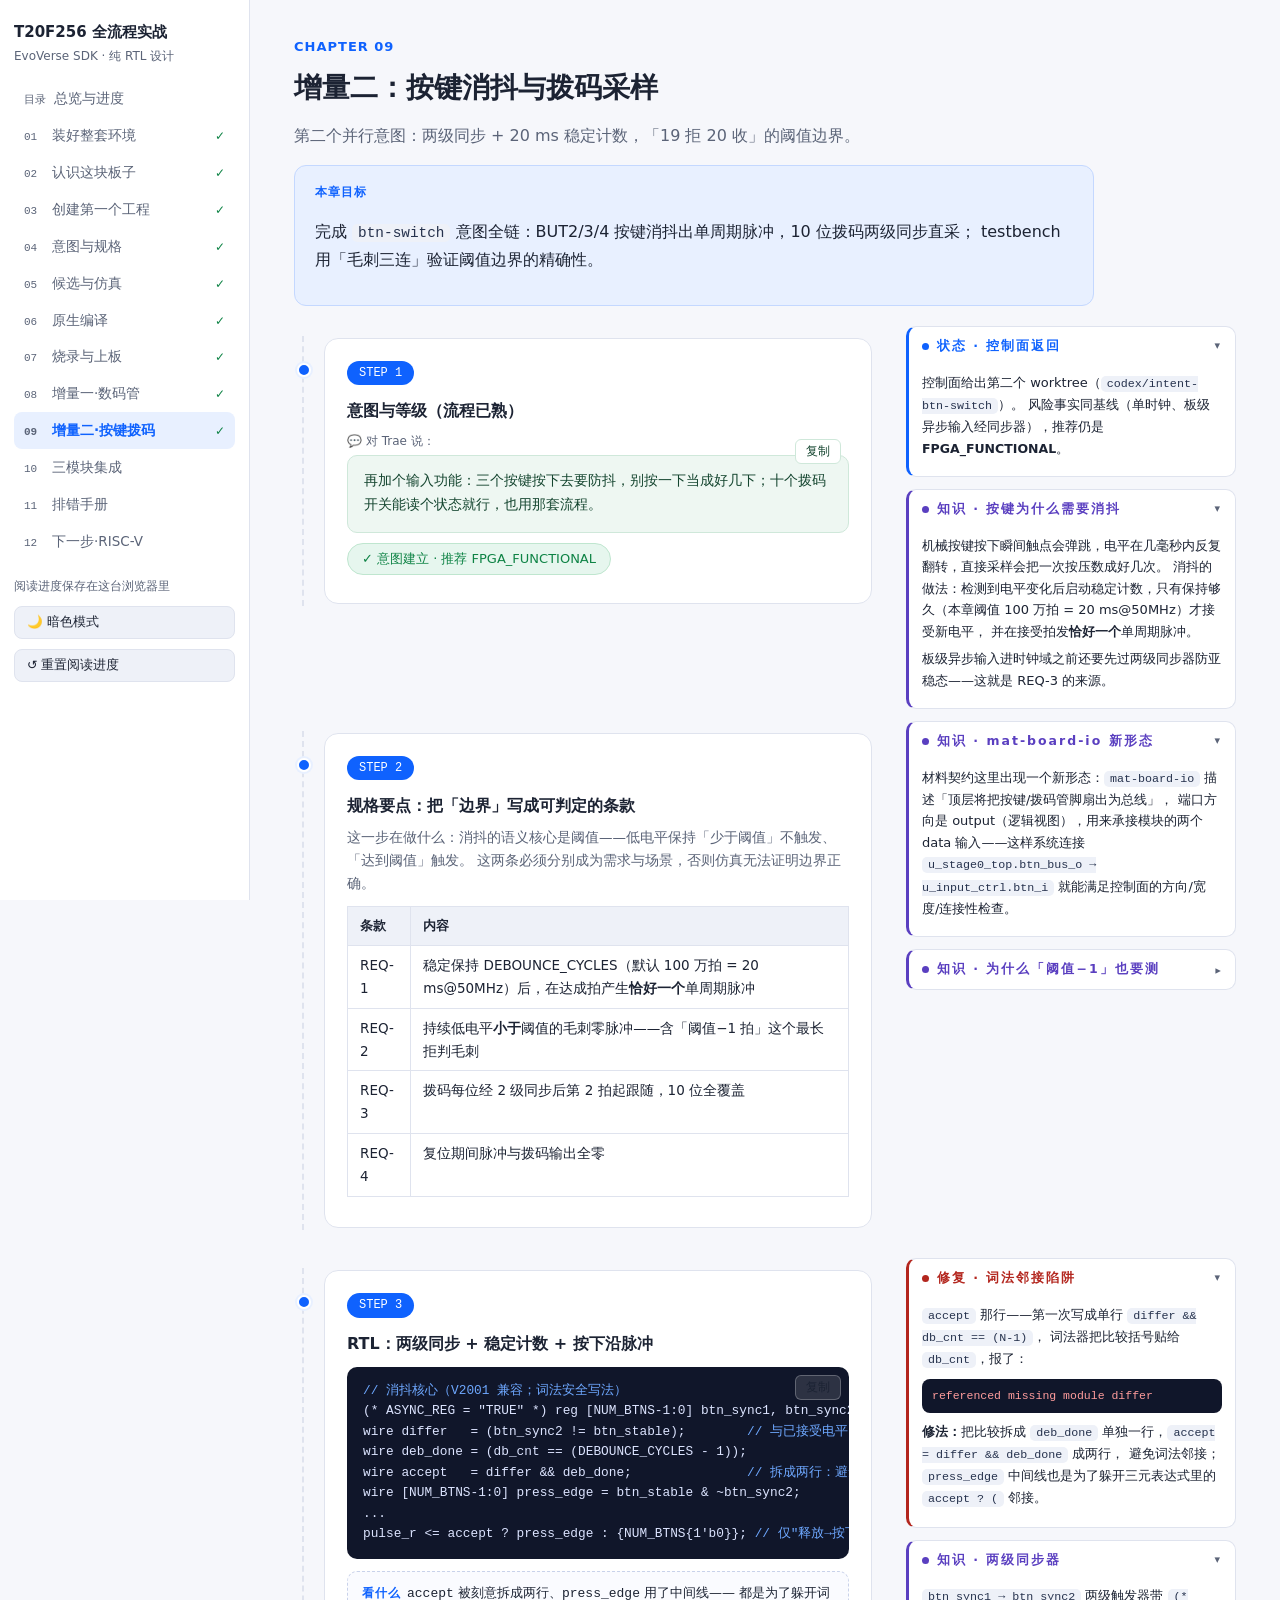
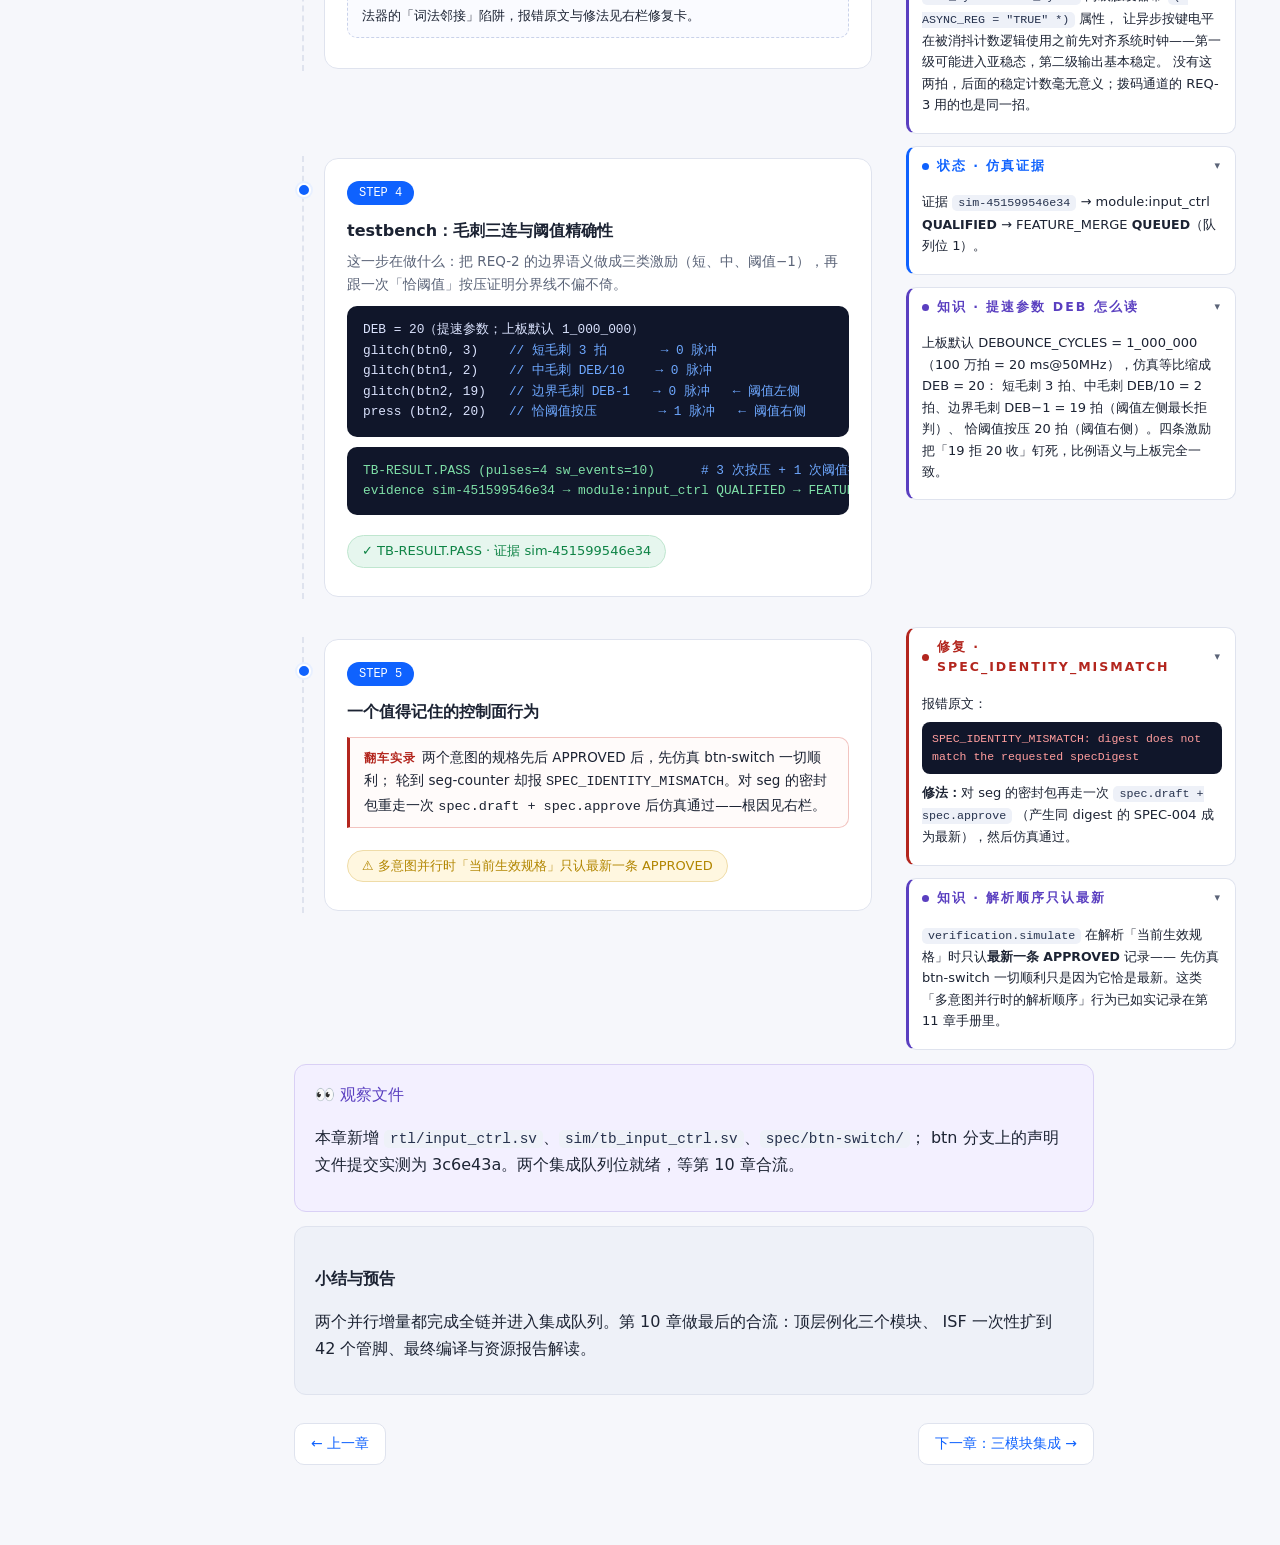
<file: learn/t20f256-rtl-fullflow/09-increment-btn.html>
<!doctype html>
<html lang="zh-CN">
<head>
<meta charset="utf-8">
<meta name="viewport" content="width=device-width, initial-scale=1">
<title>第 09 章 · 增量二：按键拨码</title>
<link rel="stylesheet" href="assets/site.css?v=2">
<script>(function(){var t;try{t=localStorage.getItem("t20f256-theme")}catch(e){}document.documentElement.dataset.theme=t||(matchMedia("(prefers-color-scheme: dark)").matches?"dark":"light")})()</script>
</head>
<body data-ch="09">
<aside class="sidebar">
  <div class="brand">T20F256 全流程实战<small>EvoVerse SDK · 纯 RTL 设计</small></div>
  <nav>
    <a href="index.html" data-ch="index"><span class="no">目录</span>总览与进度</a>
    <a href="01-environment.html" data-ch="01"><span class="no">01</span>装好整套环境</a>
    <a href="02-board.html" data-ch="02"><span class="no">02</span>认识这块板子</a>
    <a href="03-new-project.html" data-ch="03"><span class="no">03</span>创建第一个工程</a>
    <a href="04-intent-spec.html" data-ch="04"><span class="no">04</span>意图与规格</a>
    <a href="05-candidate-sim.html" data-ch="05"><span class="no">05</span>候选与仿真</a>
    <a href="06-native-build.html" data-ch="06"><span class="no">06</span>原生编译</a>
    <a href="07-program.html" data-ch="07"><span class="no">07</span>烧录与上板</a>
    <a href="08-increment-seg.html" data-ch="08"><span class="no">08</span>增量一·数码管</a>
    <a href="09-increment-btn.html" data-ch="09"><span class="no">09</span>增量二·按键拨码</a>
    <a href="10-integration.html" data-ch="10"><span class="no">10</span>三模块集成</a>
    <a href="11-troubleshooting.html" data-ch="11"><span class="no">11</span>排错手册</a>
    <a href="12-roadmap.html" data-ch="12"><span class="no">12</span>下一步·RISC-V</a>
  </nav>
  <div class="progress-note">阅读进度保存在这台浏览器里</div>
</aside>
<main>
<div class="lead">
<header class="ch-head">
  <div class="kicker">CHAPTER 09</div>
  <h1>增量二：按键消抖与拨码采样</h1>
  <p class="sub">第二个并行意图：两级同步 + 20 ms 稳定计数，「19 拒 20 收」的阈值边界。</p>
</header>

<section class="card goal-card">
  <div class="tag">本章目标</div>
  <p>完成 <code>btn-switch</code> 意图全链：BUT2/3/4 按键消抖出单周期脉冲，10 位拨码两级同步直采；
  testbench 用「毛刺三连」验证阈值边界的精确性。</p>
</section>
</div>

<div class="step-row">
  <div class="flow">
  <div class="step">
    <span class="step-no">STEP 1</span>
    <h3>意图与等级（流程已熟）</h3>
    <div class="say">
      <div class="say-hint">💬 对 Trae 说：</div>
      <button class="copy-btn">复制</button>
      <pre>再加个输入功能：三个按键按下去要防抖，别按一下当成好几下；十个拨码开关能读个状态就行，也用那套流程。</pre>
    </div>
    <div class="status-line ok">✓ 意图建立 · 推荐 FPGA_FUNCTIONAL</div>
  </div>
  </div>
  <aside class="rail"><div class="rail-inner">
    <details class="aside-card a-status" open>
      <summary>状态 · 控制面返回</summary>
      <div class="body">
        <p>控制面给出第二个 worktree（<code>codex/intent-btn-switch</code>）。
        风险事实同基线（单时钟、板级异步输入经同步器），推荐仍是 <b>FPGA_FUNCTIONAL</b>。</p>
      </div>
    </details>
    <details class="aside-card a-learn" open>
      <summary>知识 · 按键为什么需要消抖</summary>
      <div class="body">
        <p>机械按键按下瞬间触点会弹跳，电平在几毫秒内反复翻转，直接采样会把一次按压数成好几次。
        消抖的做法：检测到电平变化后启动稳定计数，只有保持够久（本章阈值 100 万拍 = 20 ms@50MHz）才接受新电平，
        并在接受拍发<b>恰好一个</b>单周期脉冲。</p>
        <p>板级异步输入进时钟域之前还要先过两级同步器防亚稳态——这就是 REQ-3 的来源。</p>
      </div>
    </details>
  </div></aside>
</div>

<div class="step-row">
  <div class="flow">
  <div class="step">
    <span class="step-no">STEP 2</span>
    <h3>规格要点：把「边界」写成可判定的条款</h3>
    <p class="why">这一步在做什么：消抖的语义核心是阈值——低电平保持「少于阈值」不触发、「达到阈值」触发。
    这两条必须分别成为需求与场景，否则仿真无法证明边界正确。</p>
    <table>
      <tr><th>条款</th><th>内容</th></tr>
      <tr><td>REQ-1</td><td>稳定保持 DEBOUNCE_CYCLES（默认 100 万拍 = 20 ms@50MHz）后，在达成拍产生<b>恰好一个</b>单周期脉冲</td></tr>
      <tr><td>REQ-2</td><td>持续低电平<b>小于</b>阈值的毛刺零脉冲——含「阈值−1 拍」这个最长拒判毛刺</td></tr>
      <tr><td>REQ-3</td><td>拨码每位经 2 级同步后第 2 拍起跟随，10 位全覆盖</td></tr>
      <tr><td>REQ-4</td><td>复位期间脉冲与拨码输出全零</td></tr>
    </table>
  </div>
  </div>
  <aside class="rail"><div class="rail-inner">
    <details class="aside-card a-learn" open>
      <summary>知识 · mat-board-io 新形态</summary>
      <div class="body">
        <p>材料契约这里出现一个新形态：<code>mat-board-io</code> 描述「顶层将把按键/拨码管脚扇出为总线」，
        端口方向是 output（逻辑视图），用来承接模块的两个 data 输入——这样系统连接
        <code>u_stage0_top.btn_bus_o → u_input_ctrl.btn_i</code> 就能满足控制面的方向/宽度/连接性检查。</p>
      </div>
    </details>
    <details class="aside-card a-learn">
      <summary>知识 · 为什么「阈值−1」也要测</summary>
      <div class="body">
        <p>阈值条款最怕「差一」错误：计数器多比一拍或少比一拍，边界行为就整个反了。
        把「阈值−1 拍」（最长应拒判的毛刺）和「恰阈值」各写成一个场景，
        仿真才能证明分界线不偏不倚——这就是「19 拒 20 收」的由来。</p>
      </div>
    </details>
  </div></aside>
</div>

<div class="step-row">
  <div class="flow">
  <div class="step">
    <span class="step-no">STEP 3</span>
    <h3>RTL：两级同步 + 稳定计数 + 按下沿脉冲</h3>
    <div class="codeblock"><button class="copy-btn">复制</button><pre><span class="k">// 消抖核心（V2001 兼容；词法安全写法）</span>
(* ASYNC_REG = "TRUE" *) reg [NUM_BTNS-1:0] btn_sync1, btn_sync2;   <span class="k">// 两级同步链</span>
wire differ   = (btn_sync2 != btn_stable);        <span class="k">// 与已接受电平比较</span>
wire deb_done = (db_cnt == (DEBOUNCE_CYCLES - 1));
wire accept   = differ && deb_done;               <span class="k">// 拆成两行：避免 differ db_cnt ( 的词法邻接</span>
wire [NUM_BTNS-1:0] press_edge = btn_stable & ~btn_sync2;
...
pulse_r &lt;= accept ? press_edge : {NUM_BTNS{1'b0}}; <span class="k">// 仅"释放→按下"的接受拍出脉冲</span></pre></div>
    <div class="obs"><span class="tag">看什么</span><code>accept</code> 被刻意拆成两行、<code>press_edge</code> 用了中间线——
    都是为了躲开词法器的「词法邻接」陷阱，报错原文与修法见右栏修复卡。</div>
  </div>
  </div>
  <aside class="rail"><div class="rail-inner">
    <details class="aside-card a-fix" open>
      <summary>修复 · 词法邻接陷阱</summary>
      <div class="body">
        <p><code>accept</code> 那行——第一次写成单行 <code>differ && db_cnt == (N-1)</code>，
        词法器把比较括号贴给 <code>db_cnt</code>，报了：</p>
        <pre><span class="r">referenced missing module differ</span></pre>
        <p><b>修法：</b>把比较拆成 <code>deb_done</code> 单独一行，<code>accept = differ && deb_done</code> 成两行，
        避免词法邻接；<code>press_edge</code> 中间线也是为了躲开三元表达式里的 <code>accept ? (</code> 邻接。</p>
      </div>
    </details>
    <details class="aside-card a-learn" open>
      <summary>知识 · 两级同步器</summary>
      <div class="body">
        <p><code>btn_sync1 → btn_sync2</code> 两级触发器带 <code>(* ASYNC_REG = "TRUE" *)</code> 属性，
        让异步按键电平在被消抖计数逻辑使用之前先对齐系统时钟——第一级可能进入亚稳态，第二级输出基本稳定。
        没有这两拍，后面的稳定计数毫无意义；拨码通道的 REQ-3 用的也是同一招。</p>
      </div>
    </details>
  </div></aside>
</div>

<div class="step-row">
  <div class="flow">
  <div class="step">
    <span class="step-no">STEP 4</span>
    <h3>testbench：毛刺三连与阈值精确性</h3>
    <p class="why">这一步在做什么：把 REQ-2 的边界语义做成三类激励（短、中、阈值−1），再跟一次「恰阈值」按压证明分界线不偏不倚。</p>
    <div class="codeblock"><pre>DEB = 20（提速参数；上板默认 1_000_000）
glitch(btn0, 3)    <span class="k">// 短毛刺 3 拍       → 0 脉冲</span>
glitch(btn1, 2)    <span class="k">// 中毛刺 DEB/10    → 0 脉冲</span>
glitch(btn2, 19)   <span class="k">// 边界毛刺 DEB-1   → 0 脉冲   ← 阈值左侧</span>
press (btn2, 20)   <span class="k">// 恰阈值按压        → 1 脉冲   ← 阈值右侧</span></pre></div>
    <div class="codeblock"><pre><span class="g">TB-RESULT.PASS (pulses=4 sw_events=10)      <span class="k"># 3 次按压 + 1 次阈值按压 = 4 脉冲；10 位拨码全跟随</span></span>
<span class="g">evidence sim-451599546e34 → module:input_ctrl QUALIFIED → FEATURE_MERGE QUEUED（队列位 1）</span></pre></div>
    <div class="status-line ok">✓ TB-RESULT.PASS · 证据 sim-451599546e34</div>
  </div>
  </div>
  <aside class="rail"><div class="rail-inner">
    <details class="aside-card a-status" open>
      <summary>状态 · 仿真证据</summary>
      <div class="body">
        <p>证据 <code>sim-451599546e34</code> → module:input_ctrl <b>QUALIFIED</b> →
        FEATURE_MERGE <b>QUEUED</b>（队列位 1）。</p>
      </div>
    </details>
    <details class="aside-card a-learn" open>
      <summary>知识 · 提速参数 DEB 怎么读</summary>
      <div class="body">
        <p>上板默认 DEBOUNCE_CYCLES = 1_000_000（100 万拍 = 20 ms@50MHz），仿真等比缩成 DEB = 20：
        短毛刺 3 拍、中毛刺 DEB/10 = 2 拍、边界毛刺 DEB−1 = 19 拍（阈值左侧最长拒判）、
        恰阈值按压 20 拍（阈值右侧）。四条激励把「19 拒 20 收」钉死，比例语义与上板完全一致。</p>
      </div>
    </details>
  </div></aside>
</div>

<div class="step-row">
  <div class="flow">
  <div class="step">
    <span class="step-no">STEP 5</span>
    <h3>一个值得记住的控制面行为</h3>
    <div class="story">
      <span class="tag">翻车实录</span>两个意图的规格先后 APPROVED 后，先仿真 btn-switch 一切顺利；
      轮到 seg-counter 却报 <code>SPEC_IDENTITY_MISMATCH</code>。对 seg 的密封包重走一次
      <code>spec.draft + spec.approve</code> 后仿真通过——根因见右栏。
    </div>
    <div class="status-line warn">⚠ 多意图并行时「当前生效规格」只认最新一条 APPROVED</div>
  </div>
  </div>
  <aside class="rail"><div class="rail-inner">
    <details class="aside-card a-fix" open>
      <summary>修复 · SPEC_IDENTITY_MISMATCH</summary>
      <div class="body">
        <p>报错原文：</p>
        <pre><span class="r">SPEC_IDENTITY_MISMATCH: digest does not match the requested specDigest</span></pre>
        <p><b>修法：</b>对 seg 的密封包再走一次 <code>spec.draft + spec.approve</code>
        （产生同 digest 的 SPEC-004 成为最新），然后仿真通过。</p>
      </div>
    </details>
    <details class="aside-card a-learn" open>
      <summary>知识 · 解析顺序只认最新</summary>
      <div class="body">
        <p><code>verification.simulate</code> 在解析「当前生效规格」时只认<b>最新一条 APPROVED</b> 记录——
        先仿真 btn-switch 一切顺利只是因为它恰是最新。这类「多意图并行时的解析顺序」行为已如实记录在第 11 章手册里。</p>
      </div>
    </details>
  </div></aside>
</div>

<div class="lead">
<div class="card watch-card">
  <div class="tag">👀 观察文件</div>
  <p>本章新增 <code>rtl/input_ctrl.sv</code>、<code>sim/tb_input_ctrl.sv</code>、<code>spec/btn-switch/</code>；
  btn 分支上的声明文件提交实测为 3c6e43a。两个集成队列位就绪，等第 10 章合流。</p>
</div>

<section class="card summary">
  <h3>小结与预告</h3>
  <p>两个并行增量都完成全链并进入集成队列。第 10 章做最后的合流：顶层例化三个模块、
  ISF 一次性扩到 42 个管脚、最终编译与资源报告解读。</p>
</section>
<div class="ch-nav"><a href="08-increment-seg.html">← 上一章</a><a href="10-integration.html">下一章：三模块集成 →</a></div>
</div>
</main>
<script src="assets/site.js?v=4"></script>
</body>
</html>
</file>
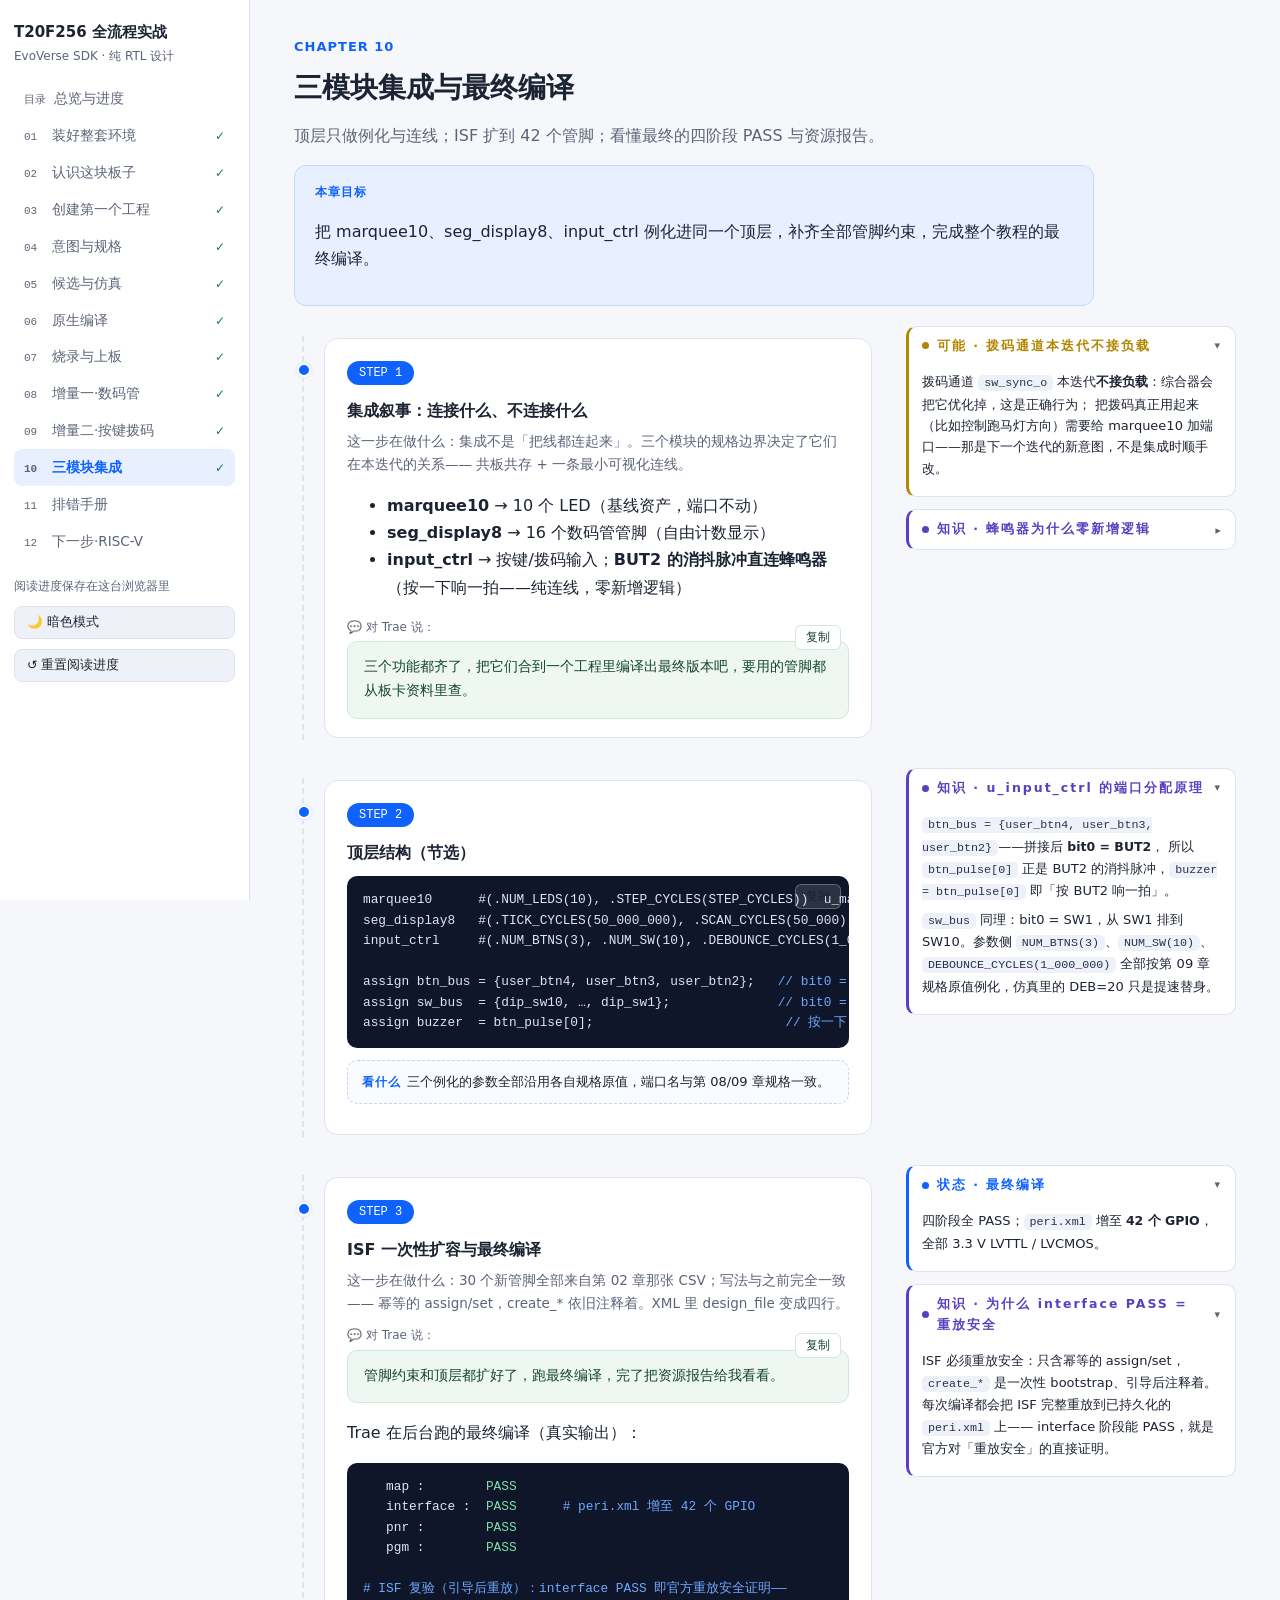
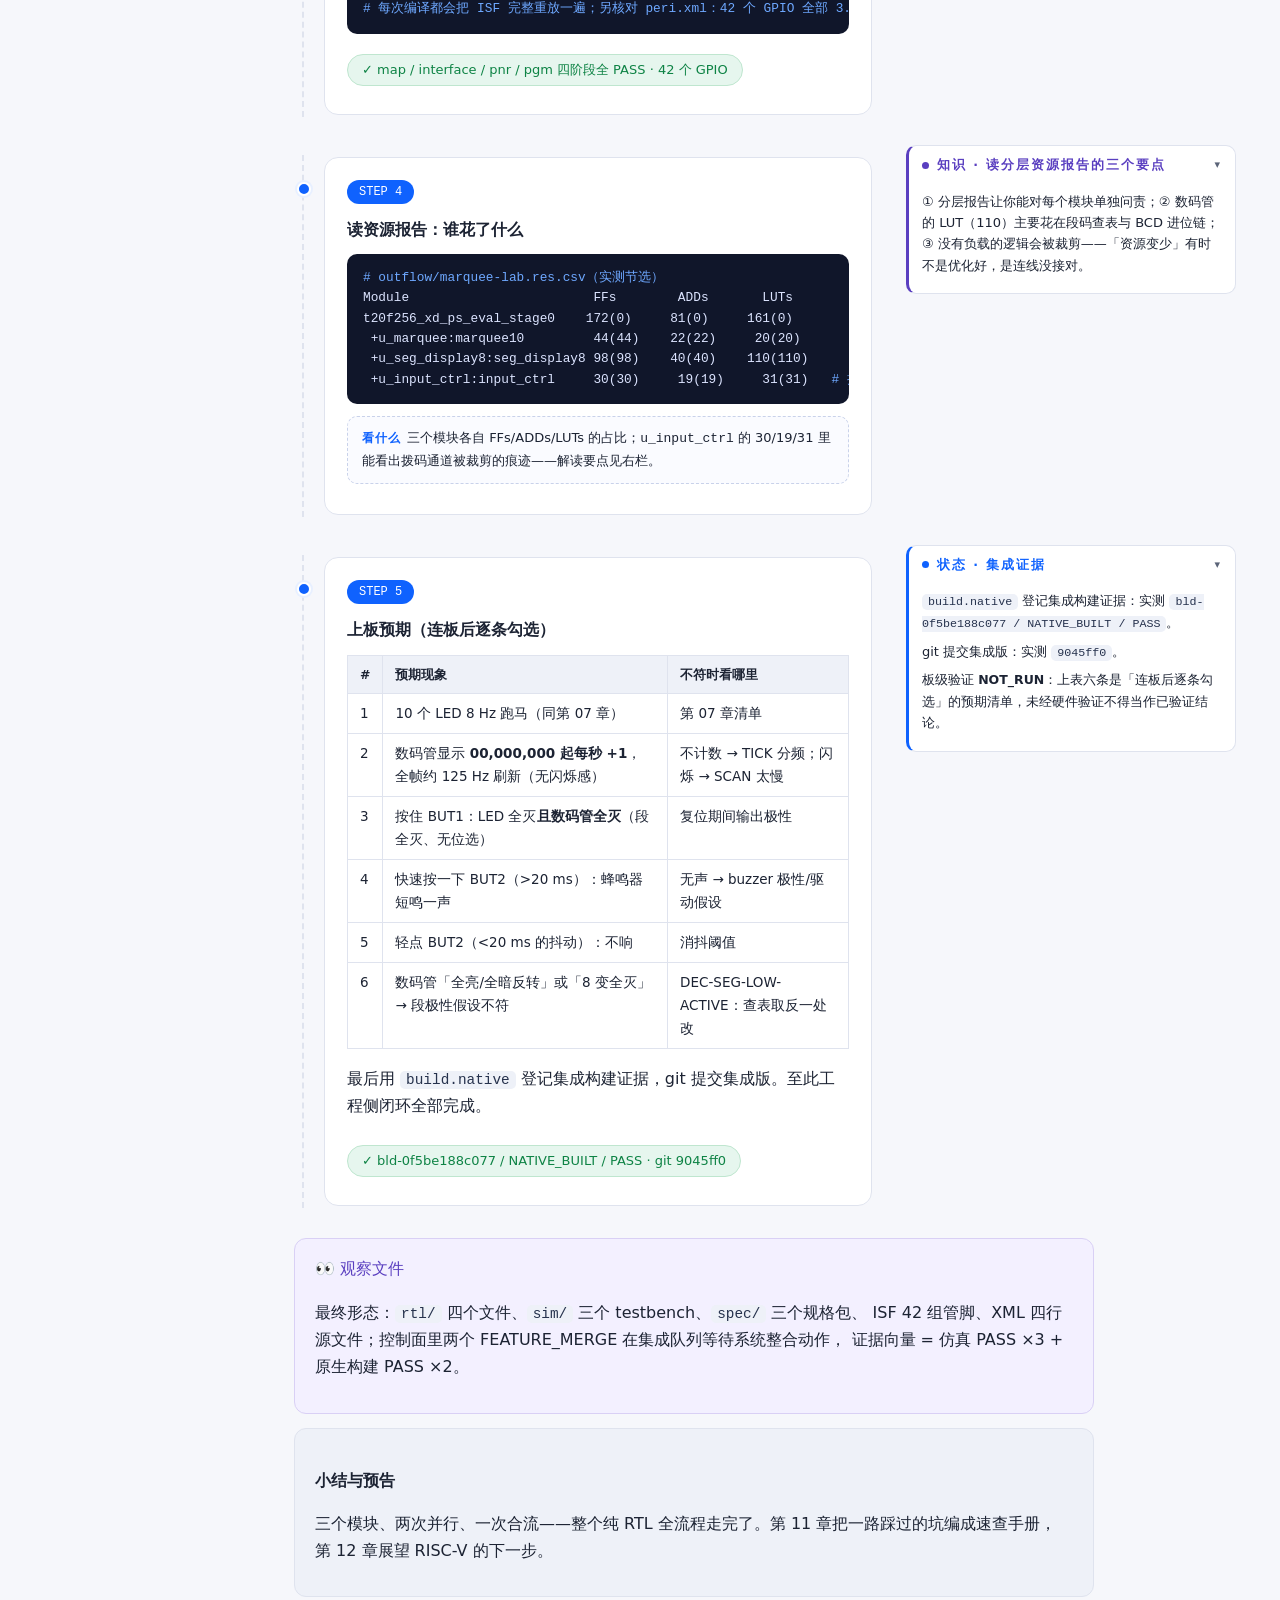
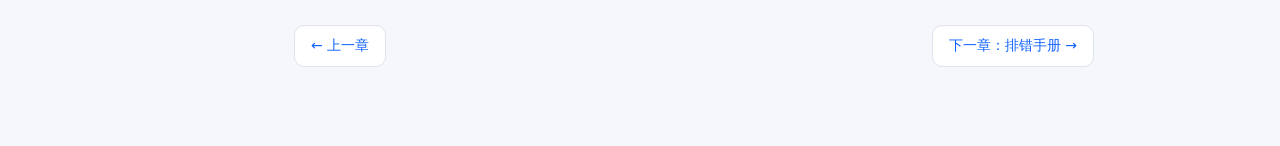
<file: learn/t20f256-rtl-fullflow/10-integration.html>
<!doctype html>
<html lang="zh-CN">
<head>
<meta charset="utf-8">
<meta name="viewport" content="width=device-width, initial-scale=1">
<title>第 10 章 · 三模块集成</title>
<link rel="stylesheet" href="assets/site.css?v=2">
<script>(function(){var t;try{t=localStorage.getItem("t20f256-theme")}catch(e){}document.documentElement.dataset.theme=t||(matchMedia("(prefers-color-scheme: dark)").matches?"dark":"light")})()</script>
</head>
<body data-ch="10">
<aside class="sidebar">
  <div class="brand">T20F256 全流程实战<small>EvoVerse SDK · 纯 RTL 设计</small></div>
  <nav>
    <a href="index.html" data-ch="index"><span class="no">目录</span>总览与进度</a>
    <a href="01-environment.html" data-ch="01"><span class="no">01</span>装好整套环境</a>
    <a href="02-board.html" data-ch="02"><span class="no">02</span>认识这块板子</a>
    <a href="03-new-project.html" data-ch="03"><span class="no">03</span>创建第一个工程</a>
    <a href="04-intent-spec.html" data-ch="04"><span class="no">04</span>意图与规格</a>
    <a href="05-candidate-sim.html" data-ch="05"><span class="no">05</span>候选与仿真</a>
    <a href="06-native-build.html" data-ch="06"><span class="no">06</span>原生编译</a>
    <a href="07-program.html" data-ch="07"><span class="no">07</span>烧录与上板</a>
    <a href="08-increment-seg.html" data-ch="08"><span class="no">08</span>增量一·数码管</a>
    <a href="09-increment-btn.html" data-ch="09"><span class="no">09</span>增量二·按键拨码</a>
    <a href="10-integration.html" data-ch="10"><span class="no">10</span>三模块集成</a>
    <a href="11-troubleshooting.html" data-ch="11"><span class="no">11</span>排错手册</a>
    <a href="12-roadmap.html" data-ch="12"><span class="no">12</span>下一步·RISC-V</a>
  </nav>
  <div class="progress-note">阅读进度保存在这台浏览器里</div>
</aside>
<main>
<div class="lead">
<header class="ch-head">
  <div class="kicker">CHAPTER 10</div>
  <h1>三模块集成与最终编译</h1>
  <p class="sub">顶层只做例化与连线；ISF 扩到 42 个管脚；看懂最终的四阶段 PASS 与资源报告。</p>
</header>

<section class="card goal-card">
  <div class="tag">本章目标</div>
  <p>把 marquee10、seg_display8、input_ctrl 例化进同一个顶层，补齐全部管脚约束，完成整个教程的最终编译。</p>
</section>
</div>

<div class="step-row">
  <div class="flow">
  <div class="step">
    <span class="step-no">STEP 1</span>
    <h3>集成叙事：连接什么、不连接什么</h3>
    <p class="why">这一步在做什么：集成不是「把线都连起来」。三个模块的规格边界决定了它们在本迭代的关系——
    共板共存 + 一条最小可视化连线。</p>
    <ul>
      <li><b>marquee10</b> → 10 个 LED（基线资产，端口不动）</li>
      <li><b>seg_display8</b> → 16 个数码管管脚（自由计数显示）</li>
      <li><b>input_ctrl</b> → 按键/拨码输入；<b>BUT2 的消抖脉冲直连蜂鸣器</b>（按一下响一拍——纯连线，零新增逻辑）</li>
    </ul>
    <div class="say">
      <div class="say-hint">💬 对 Trae 说：</div>
      <button class="copy-btn">复制</button>
      <pre>三个功能都齐了，把它们合到一个工程里编译出最终版本吧，要用的管脚都从板卡资料里查。</pre>
    </div>
  </div>
  </div>
  <aside class="rail"><div class="rail-inner">
    <details class="aside-card a-branch" open>
      <summary>可能 · 拨码通道本迭代不接负载</summary>
      <div class="body">
        <p>拨码通道 <code>sw_sync_o</code> 本迭代<b>不接负载</b>：综合器会把它优化掉，这是正确行为；
        把拨码真正用起来（比如控制跑马灯方向）需要给 marquee10 加端口——那是下一个迭代的新意图，不是集成时顺手改。</p>
      </div>
    </details>
    <details class="aside-card a-learn">
      <summary>知识 · 蜂鸣器为什么零新增逻辑</summary>
      <div class="body">
        <p>第 09 章消抖器的输出 <code>btn_pulse</code> 本身就是单周期脉冲，所以
        <code>buzzer = btn_pulse[0]</code> 是纯连线：按一下 BUT2（有效按压 &gt;20 ms）蜂鸣器响一拍。
        集成阶段不写任何新逻辑，只做例化与连线。</p>
      </div>
    </details>
  </div></aside>
</div>

<div class="step-row">
  <div class="flow">
  <div class="step">
    <span class="step-no">STEP 2</span>
    <h3>顶层结构（节选）</h3>
    <div class="codeblock"><button class="copy-btn">复制</button><pre>marquee10      #(.NUM_LEDS(10), .STEP_CYCLES(STEP_CYCLES))  u_marquee      (…led_bus);
seg_display8   #(.TICK_CYCLES(50_000_000), .SCAN_CYCLES(50_000)) u_seg_display8 (…seg_bus, sel_bus);
input_ctrl     #(.NUM_BTNS(3), .NUM_SW(10), .DEBOUNCE_CYCLES(1_000_000)) u_input_ctrl (…btn_pulse, sw_sync);

assign btn_bus = {user_btn4, user_btn3, user_btn2};   <span class="k">// bit0 = BUT2</span>
assign sw_bus  = {dip_sw10, …, dip_sw1};              <span class="k">// bit0 = SW1</span>
assign buzzer  = btn_pulse[0];                         <span class="k">// 按一下，响一拍</span></pre></div>
    <div class="obs"><span class="tag">看什么</span>三个例化的参数全部沿用各自规格原值，端口名与第 08/09 章规格一致。</div>
  </div>
  </div>
  <aside class="rail"><div class="rail-inner">
    <details class="aside-card a-learn" open>
      <summary>知识 · u_input_ctrl 的端口分配原理</summary>
      <div class="body">
        <p><code>btn_bus = {user_btn4, user_btn3, user_btn2}</code>——拼接后 <b>bit0 = BUT2</b>，
        所以 <code>btn_pulse[0]</code> 正是 BUT2 的消抖脉冲，<code>buzzer = btn_pulse[0]</code> 即「按 BUT2 响一拍」。</p>
        <p><code>sw_bus</code> 同理：bit0 = SW1，从 SW1 排到 SW10。参数侧
        <code>NUM_BTNS(3)</code>、<code>NUM_SW(10)</code>、<code>DEBOUNCE_CYCLES(1_000_000)</code>
        全部按第 09 章规格原值例化，仿真里的 DEB=20 只是提速替身。</p>
      </div>
    </details>
  </div></aside>
</div>

<div class="step-row">
  <div class="flow">
  <div class="step">
    <span class="step-no">STEP 3</span>
    <h3>ISF 一次性扩容与最终编译</h3>
    <p class="why">这一步在做什么：30 个新管脚全部来自第 02 章那张 CSV；写法与之前完全一致——
    幂等的 assign/set，create_* 依旧注释着。XML 里 design_file 变成四行。</p>
    <div class="say">
      <div class="say-hint">💬 对 Trae 说：</div>
      <button class="copy-btn">复制</button>
      <pre>管脚约束和顶层都扩好了，跑最终编译，完了把资源报告给我看看。</pre>
    </div>
    <p>Trae 在后台跑的最终编译（真实输出）：</p>
    <div class="codeblock"><pre>   map :        <span class="g">PASS</span>
   interface :  <span class="g">PASS</span>      <span class="k"># peri.xml 增至 42 个 GPIO</span>
   pnr :        <span class="g">PASS</span>
   pgm :        <span class="g">PASS</span>

<span class="k"># ISF 复验（引导后重放）：interface PASS 即官方重放安全证明——</span>
<span class="k"># 每次编译都会把 ISF 完整重放一遍；另核对 peri.xml：42 个 GPIO 全部 3.3 V LVTTL / LVCMOS</span></pre></div>
    <div class="status-line ok">✓ map / interface / pnr / pgm 四阶段全 PASS · 42 个 GPIO</div>
  </div>
  </div>
  <aside class="rail"><div class="rail-inner">
    <details class="aside-card a-status" open>
      <summary>状态 · 最终编译</summary>
      <div class="body">
        <p>四阶段全 PASS；<code>peri.xml</code> 增至 <b>42 个 GPIO</b>，全部 3.3 V LVTTL / LVCMOS。</p>
      </div>
    </details>
    <details class="aside-card a-learn" open>
      <summary>知识 · 为什么 interface PASS = 重放安全</summary>
      <div class="body">
        <p>ISF 必须重放安全：只含幂等的 assign/set，<code>create_*</code> 是一次性 bootstrap、引导后注释着。
        每次编译都会把 ISF 完整重放到已持久化的 <code>peri.xml</code> 上——
        interface 阶段能 PASS，就是官方对「重放安全」的直接证明。</p>
      </div>
    </details>
  </div></aside>
</div>

<div class="step-row">
  <div class="flow">
  <div class="step">
    <span class="step-no">STEP 4</span>
    <h3>读资源报告：谁花了什么</h3>
    <div class="codeblock"><pre><span class="k"># outflow/marquee-lab.res.csv（实测节选）</span>
Module                        FFs        ADDs       LUTs
t20f256_xd_ps_eval_stage0    172(0)     81(0)     161(0)
 +u_marquee:marquee10         44(44)    22(22)     20(20)
 +u_seg_display8:seg_display8 98(98)    40(40)    110(110)
 +u_input_ctrl:input_ctrl     30(30)     19(19)     31(31)   <span class="k"># 拨码通道按预期被裁剪</span></pre></div>
    <div class="obs"><span class="tag">看什么</span>三个模块各自 FFs/ADDs/LUTs 的占比；<code>u_input_ctrl</code> 的
    30/19/31 里能看出拨码通道被裁剪的痕迹——解读要点见右栏。</div>
  </div>
  </div>
  <aside class="rail"><div class="rail-inner">
    <details class="aside-card a-learn" open>
      <summary>知识 · 读分层资源报告的三个要点</summary>
      <div class="body">
        <p>① 分层报告让你能对每个模块单独问责；② 数码管的 LUT（110）主要花在段码查表与 BCD 进位链；
        ③ 没有负载的逻辑会被裁剪——「资源变少」有时不是优化好，是连线没接对。</p>
      </div>
    </details>
  </div></aside>
</div>

<div class="step-row">
  <div class="flow">
  <div class="step">
    <span class="step-no">STEP 5</span>
    <h3>上板预期（连板后逐条勾选）</h3>
    <table>
      <tr><th>#</th><th>预期现象</th><th>不符时看哪里</th></tr>
      <tr><td>1</td><td>10 个 LED 8 Hz 跑马（同第 07 章）</td><td>第 07 章清单</td></tr>
      <tr><td>2</td><td>数码管显示 <b>00,000,000 起每秒 +1</b>，全帧约 125 Hz 刷新（无闪烁感）</td><td>不计数 → TICK 分频；闪烁 → SCAN 太慢</td></tr>
      <tr><td>3</td><td>按住 BUT1：LED 全灭<b>且数码管全灭</b>（段全灭、无位选）</td><td>复位期间输出极性</td></tr>
      <tr><td>4</td><td>快速按一下 BUT2（&gt;20 ms）：蜂鸣器短鸣一声</td><td>无声 → buzzer 极性/驱动假设</td></tr>
      <tr><td>5</td><td>轻点 BUT2（&lt;20 ms 的抖动）：不响</td><td>消抖阈值</td></tr>
      <tr><td>6</td><td>数码管「全亮/全暗反转」或「8 变全灭」→ 段极性假设不符</td><td>DEC-SEG-LOW-ACTIVE：查表取反一处改</td></tr>
    </table>
    <p>最后用 <code>build.native</code> 登记集成构建证据，git 提交集成版。至此工程侧闭环全部完成。</p>
    <div class="status-line ok">✓ bld-0f5be188c077 / NATIVE_BUILT / PASS · git 9045ff0</div>
  </div>
  </div>
  <aside class="rail"><div class="rail-inner">
    <details class="aside-card a-status" open>
      <summary>状态 · 集成证据</summary>
      <div class="body">
        <p><code>build.native</code> 登记集成构建证据：实测 <code>bld-0f5be188c077 / NATIVE_BUILT / PASS</code>。</p>
        <p>git 提交集成版：实测 <code>9045ff0</code>。</p>
        <p>板级验证 <b>NOT_RUN</b>：上表六条是「连板后逐条勾选」的预期清单，未经硬件验证不得当作已验证结论。</p>
      </div>
    </details>
  </div></aside>
</div>

<div class="lead">
<div class="card watch-card">
  <div class="tag">👀 观察文件</div>
  <p>最终形态：<code>rtl/</code> 四个文件、<code>sim/</code> 三个 testbench、<code>spec/</code> 三个规格包、
  ISF 42 组管脚、XML 四行源文件；控制面里两个 FEATURE_MERGE 在集成队列等待系统整合动作，
  证据向量 = 仿真 PASS ×3 + 原生构建 PASS ×2。</p>
</div>

<section class="card summary">
  <h3>小结与预告</h3>
  <p>三个模块、两次并行、一次合流——整个纯 RTL 全流程走完了。第 11 章把一路踩过的坑编成速查手册，
  第 12 章展望 RISC-V 的下一步。</p>
</section>
<div class="ch-nav"><a href="09-increment-btn.html">← 上一章</a><a href="11-troubleshooting.html">下一章：排错手册 →</a></div>
</div>
</main>
<script src="assets/site.js?v=4"></script>
</body>
</html>
</file>
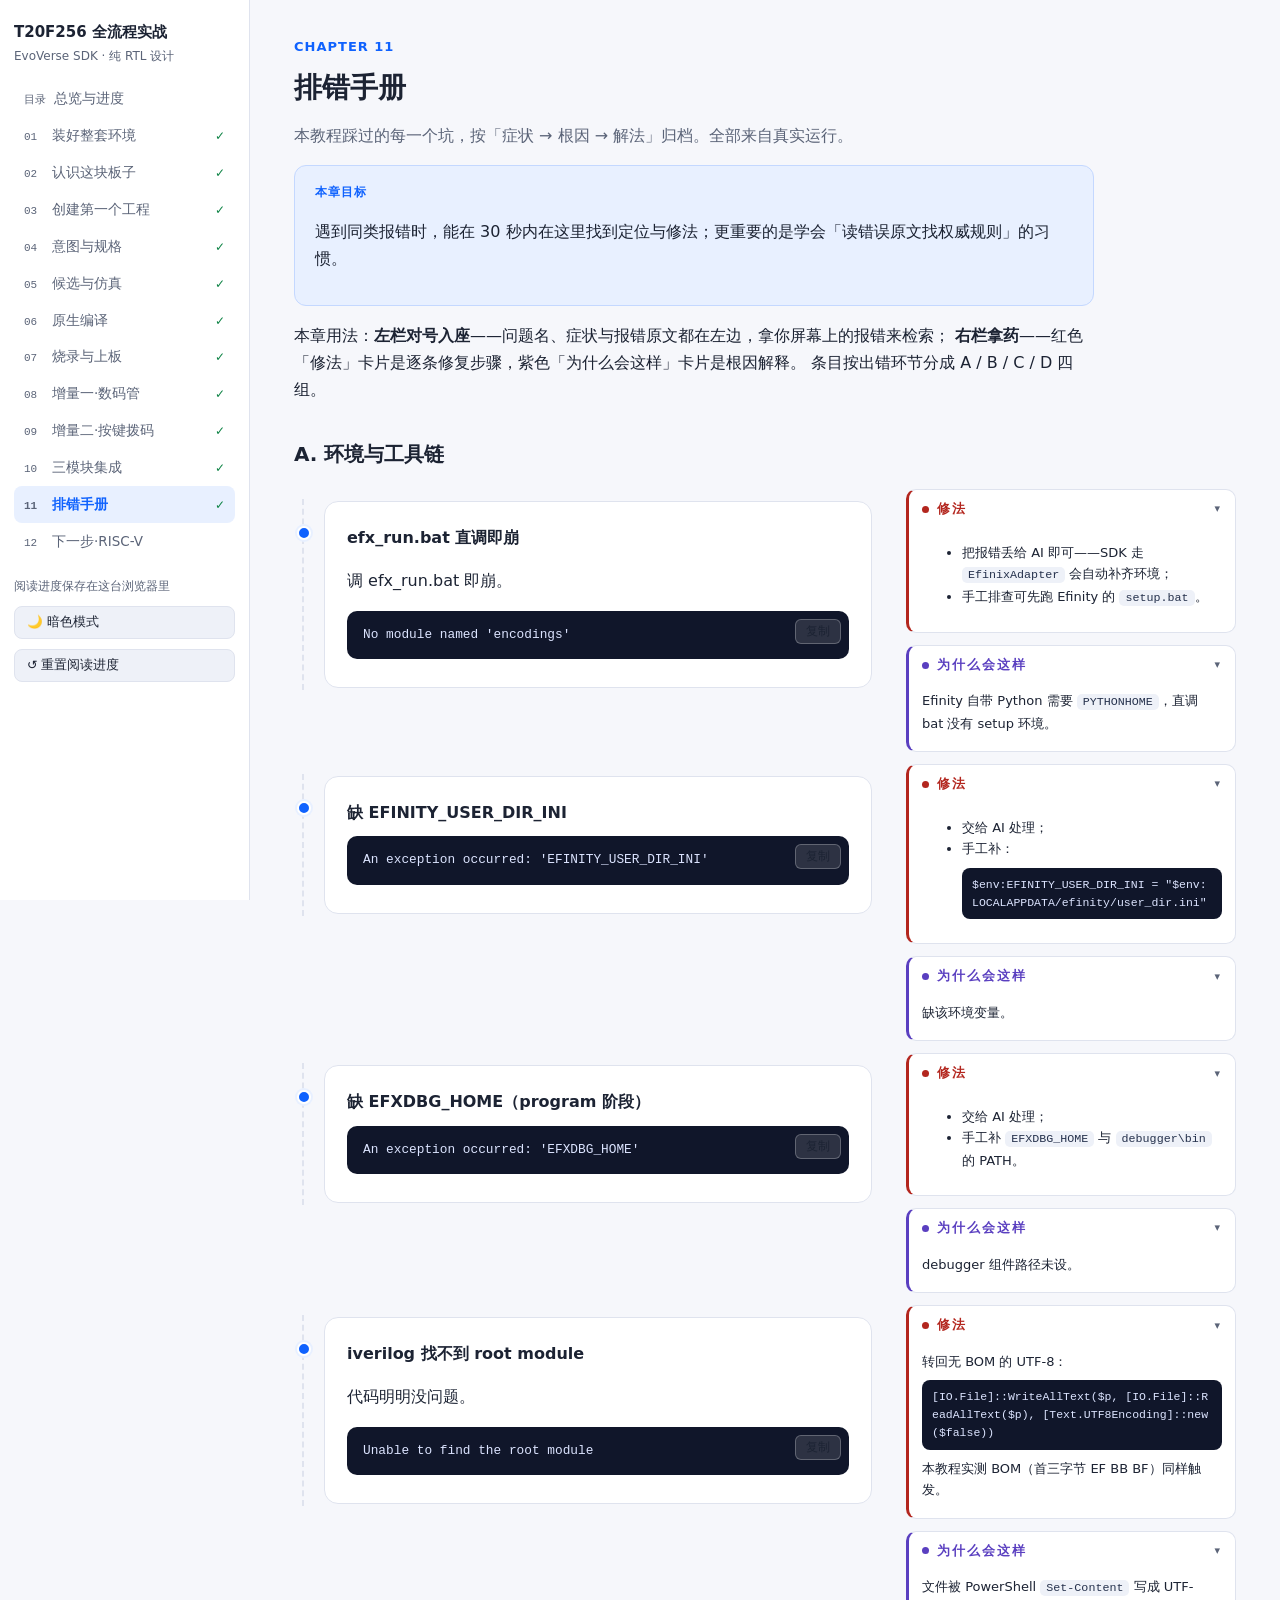
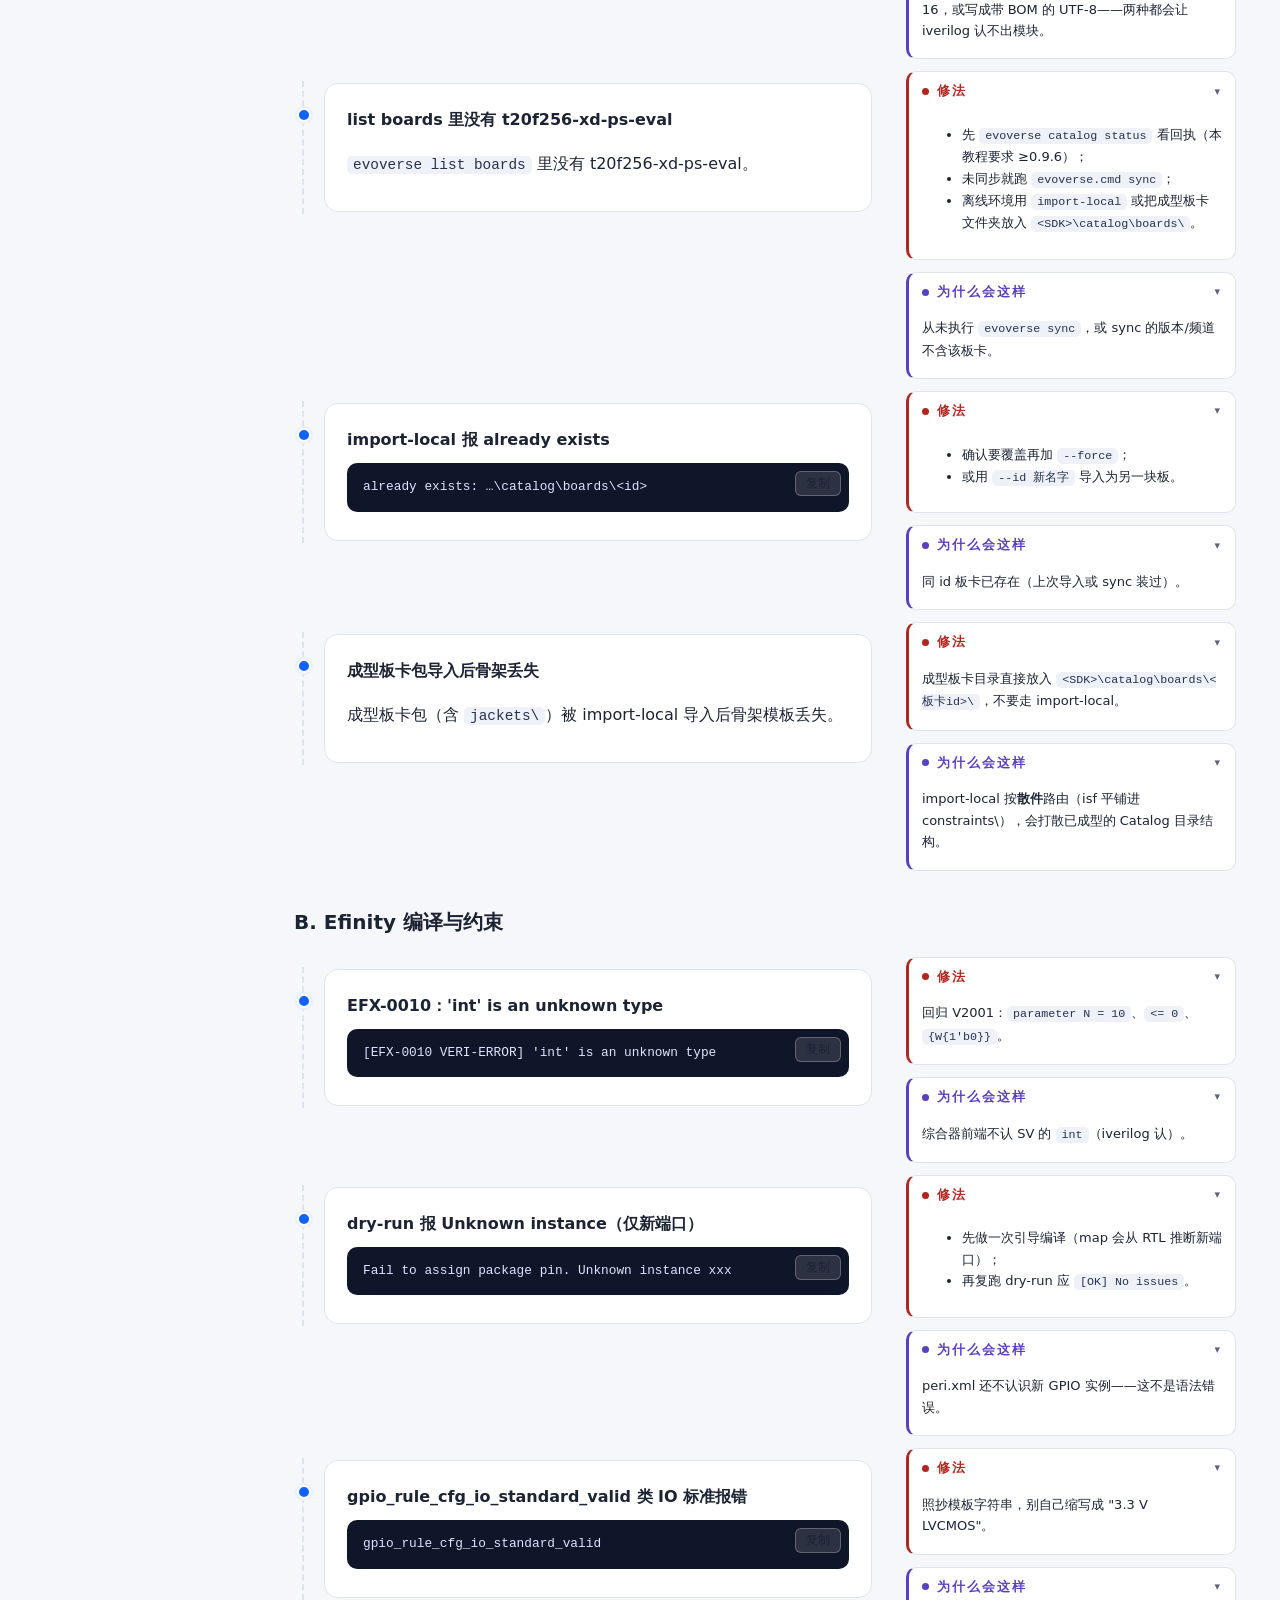
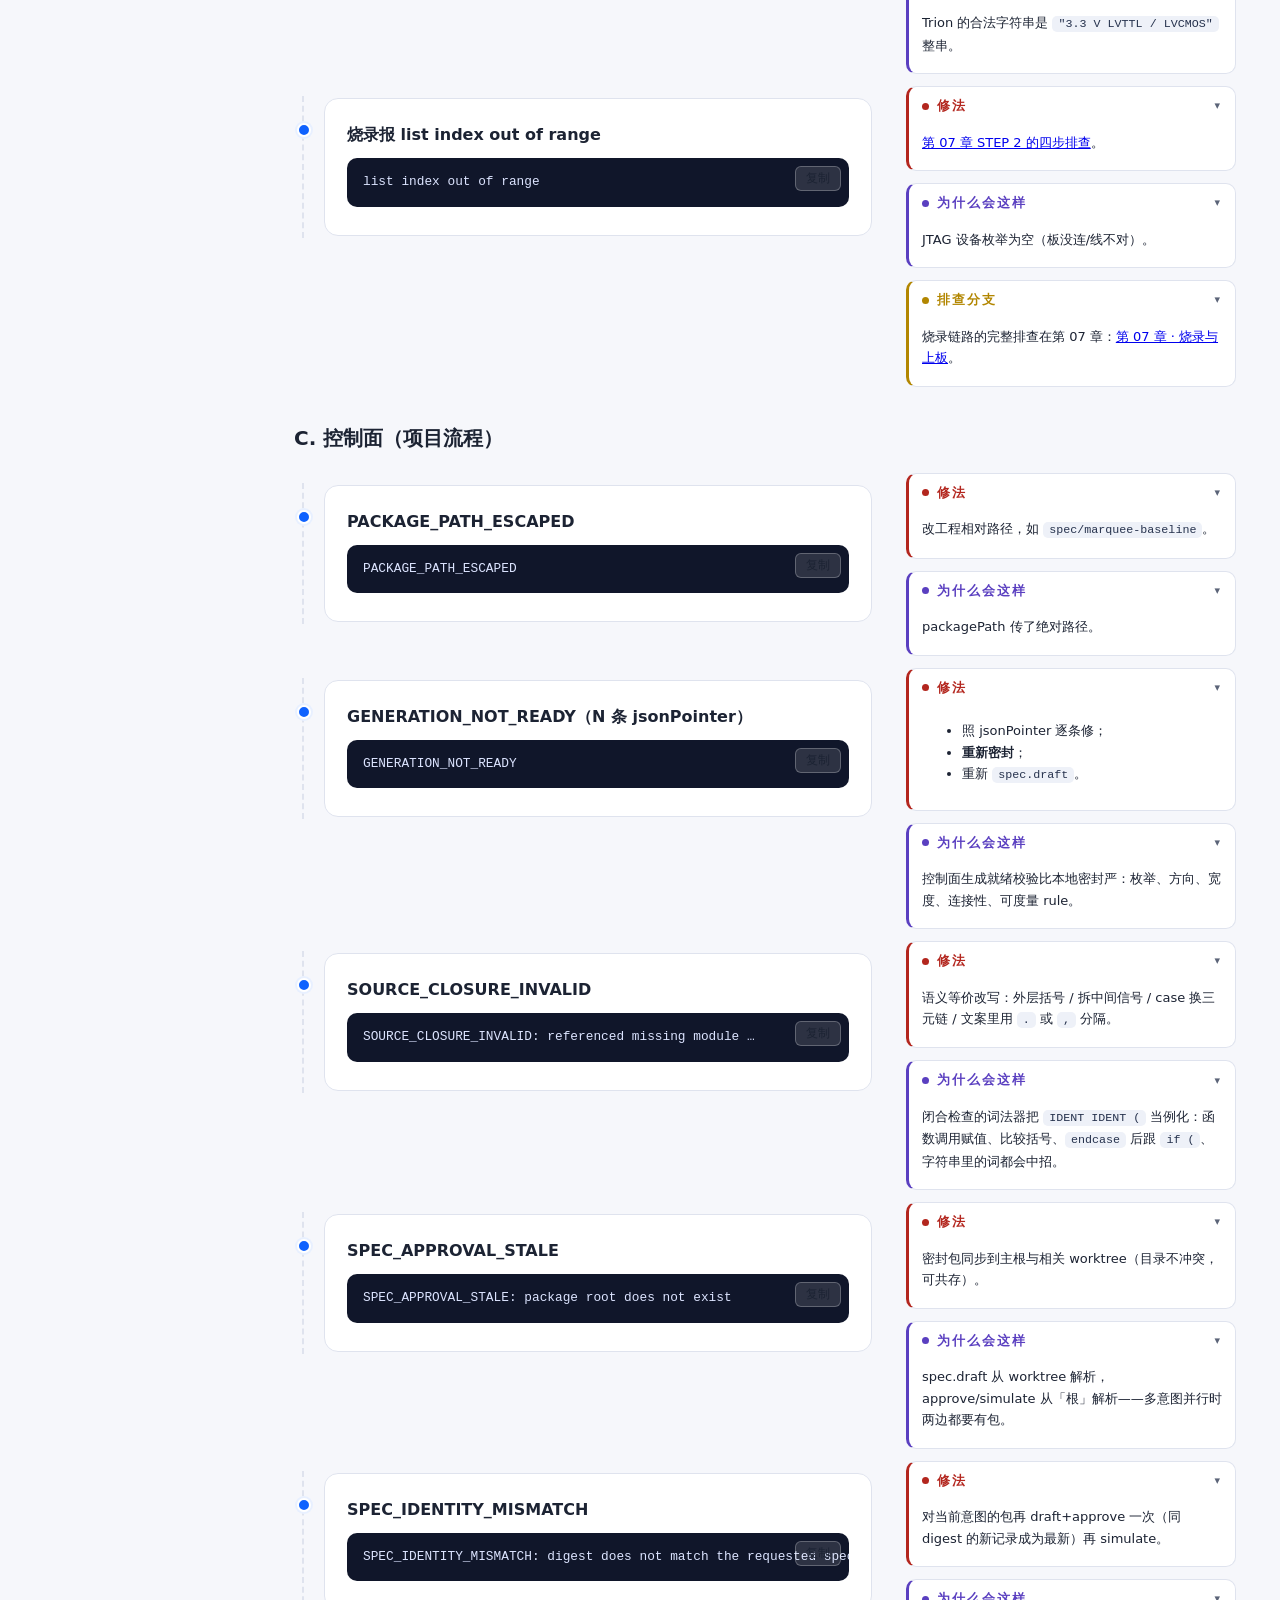
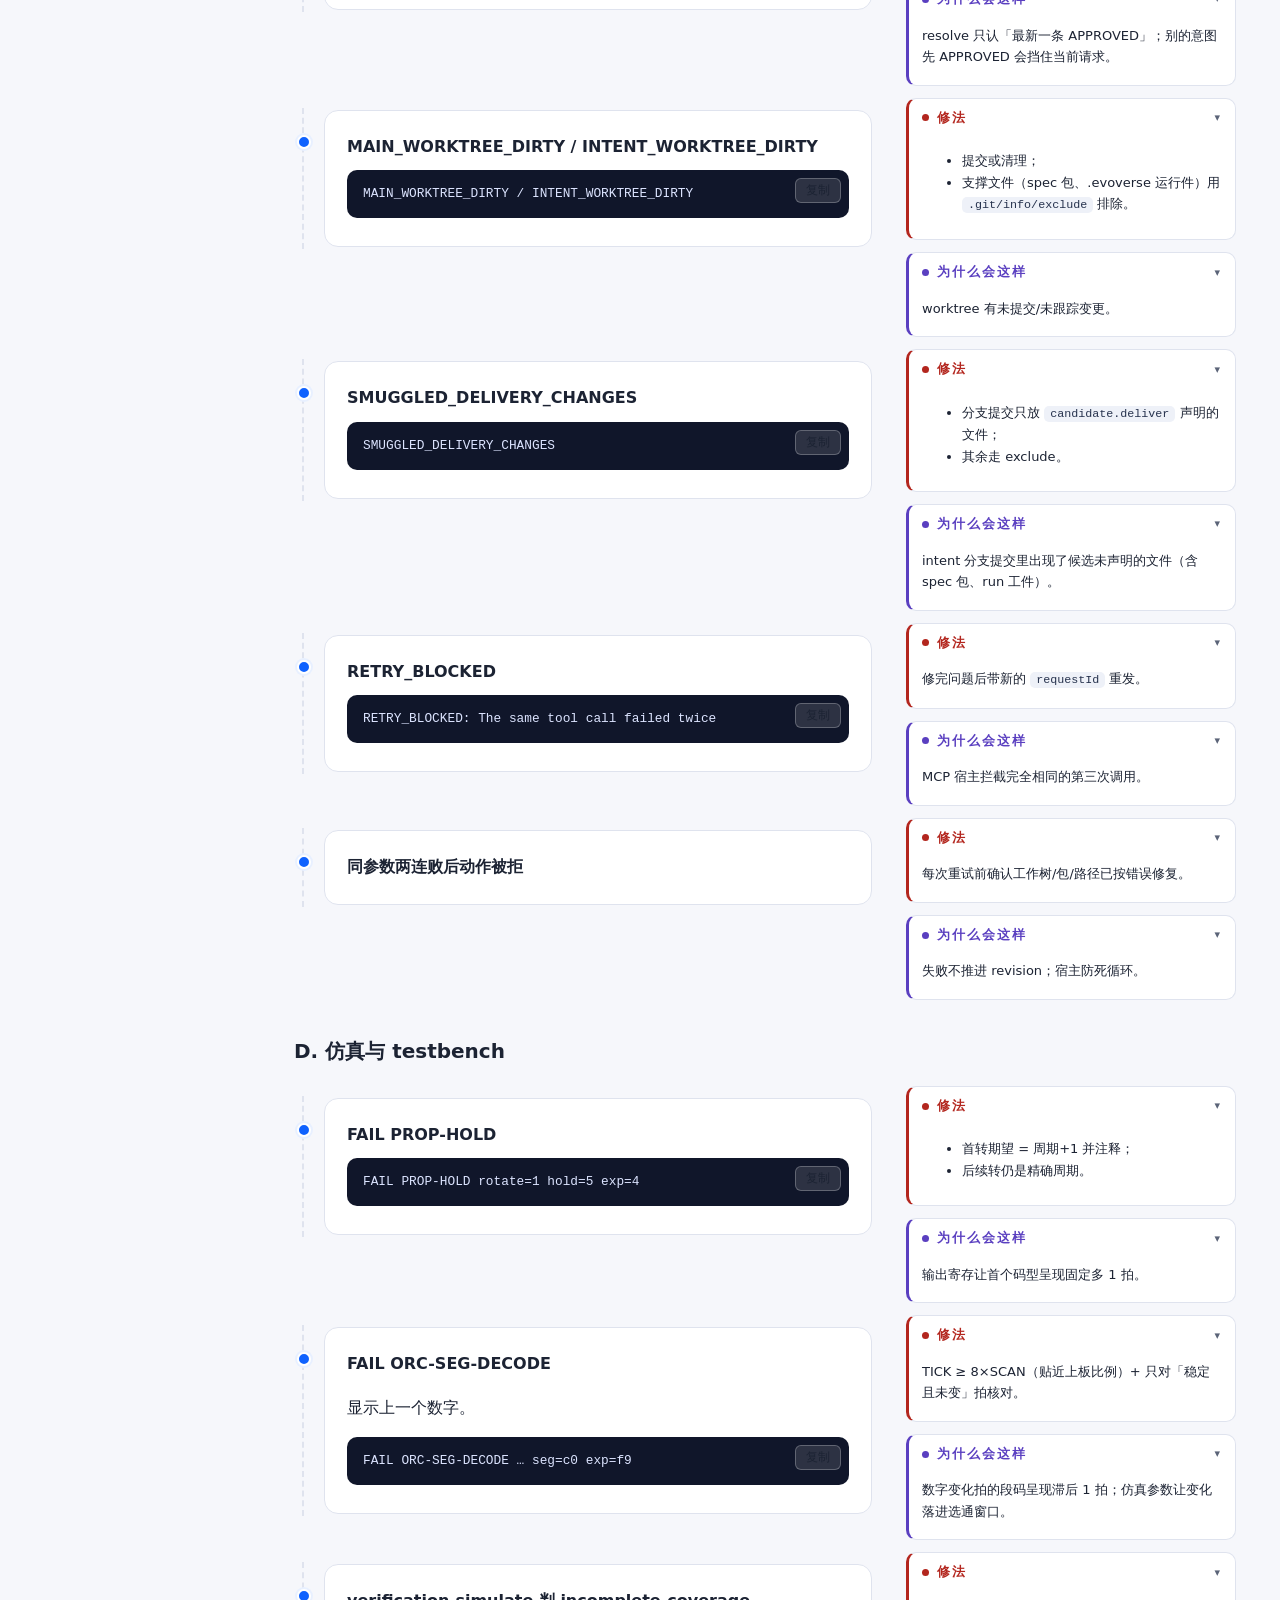
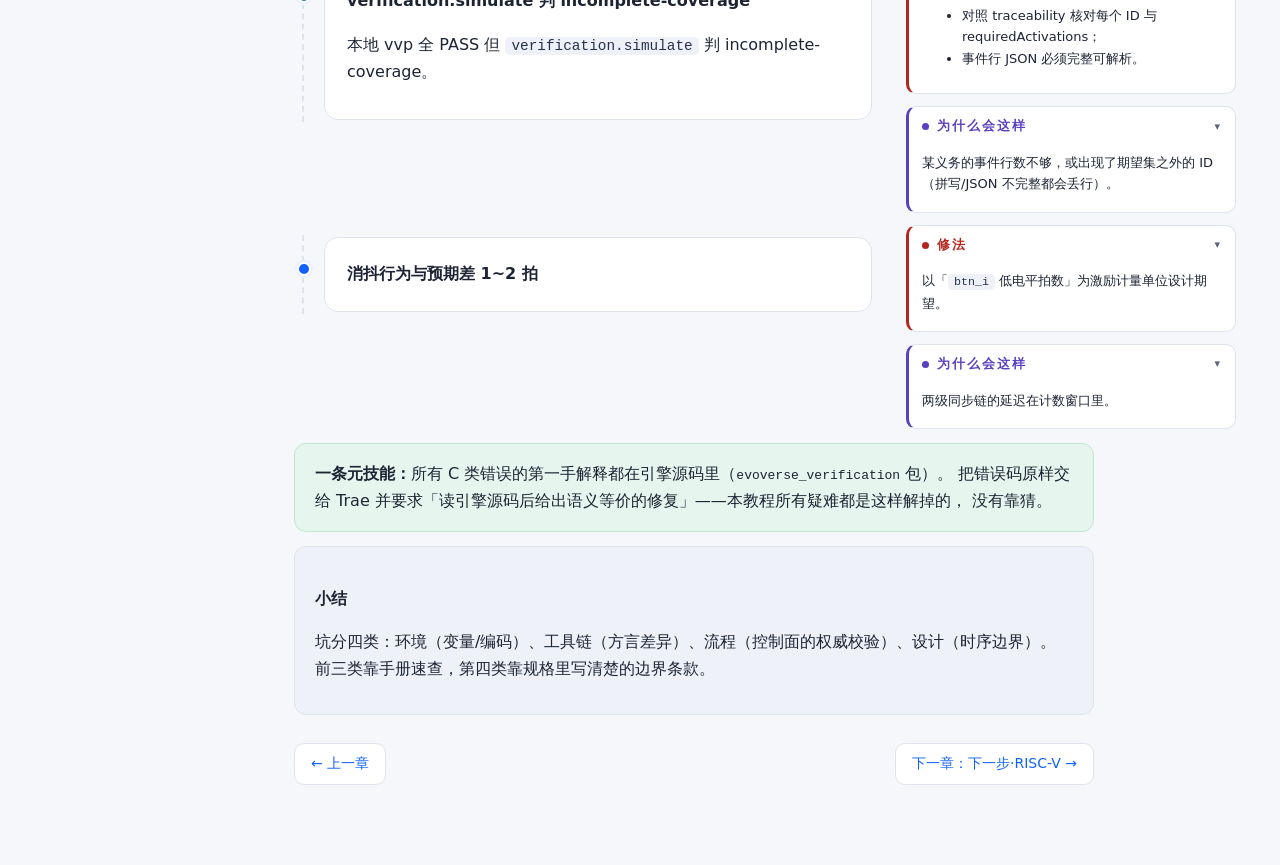
<file: learn/t20f256-rtl-fullflow/11-troubleshooting.html>
<!doctype html>
<html lang="zh-CN">
<head>
<meta charset="utf-8">
<meta name="viewport" content="width=device-width, initial-scale=1">
<title>第 11 章 · 排错手册</title>
<link rel="stylesheet" href="assets/site.css?v=2">
<script>(function(){var t;try{t=localStorage.getItem("t20f256-theme")}catch(e){}document.documentElement.dataset.theme=t||(matchMedia("(prefers-color-scheme: dark)").matches?"dark":"light")})()</script>
</head>
<body data-ch="11">
<aside class="sidebar">
  <div class="brand">T20F256 全流程实战<small>EvoVerse SDK · 纯 RTL 设计</small></div>
  <nav>
    <a href="index.html" data-ch="index"><span class="no">目录</span>总览与进度</a>
    <a href="01-environment.html" data-ch="01"><span class="no">01</span>装好整套环境</a>
    <a href="02-board.html" data-ch="02"><span class="no">02</span>认识这块板子</a>
    <a href="03-new-project.html" data-ch="03"><span class="no">03</span>创建第一个工程</a>
    <a href="04-intent-spec.html" data-ch="04"><span class="no">04</span>意图与规格</a>
    <a href="05-candidate-sim.html" data-ch="05"><span class="no">05</span>候选与仿真</a>
    <a href="06-native-build.html" data-ch="06"><span class="no">06</span>原生编译</a>
    <a href="07-program.html" data-ch="07"><span class="no">07</span>烧录与上板</a>
    <a href="08-increment-seg.html" data-ch="08"><span class="no">08</span>增量一·数码管</a>
    <a href="09-increment-btn.html" data-ch="09"><span class="no">09</span>增量二·按键拨码</a>
    <a href="10-integration.html" data-ch="10"><span class="no">10</span>三模块集成</a>
    <a href="11-troubleshooting.html" data-ch="11"><span class="no">11</span>排错手册</a>
    <a href="12-roadmap.html" data-ch="12"><span class="no">12</span>下一步·RISC-V</a>
  </nav>
  <div class="progress-note">阅读进度保存在这台浏览器里</div>
</aside>
<main>
<div class="lead">
<header class="ch-head">
  <div class="kicker">CHAPTER 11</div>
  <h1>排错手册</h1>
  <p class="sub">本教程踩过的每一个坑，按「症状 → 根因 → 解法」归档。全部来自真实运行。</p>
</header>

<section class="card goal-card">
  <div class="tag">本章目标</div>
  <p>遇到同类报错时，能在 30 秒内在这里找到定位与修法；更重要的是学会「读错误原文找权威规则」的习惯。</p>
</section>

<p>本章用法：<b>左栏对号入座</b>——问题名、症状与报错原文都在左边，拿你屏幕上的报错来检索；
<b>右栏拿药</b>——红色「修法」卡片是逐条修复步骤，紫色「为什么会这样」卡片是根因解释。
条目按出错环节分成 A / B / C / D 四组。</p>
</div>

<h2>A. 环境与工具链</h2>

<div class="step-row">
  <div class="flow">
  <section class="step">
    <h3>efx_run.bat 直调即崩</h3>
    <p>调 efx_run.bat 即崩。</p>
    <div class="codeblock"><button class="copy-btn">复制</button><pre>No module named 'encodings'</pre></div>
  </section>
  </div>
  <aside class="rail"><div class="rail-inner">
    <details class="aside-card a-fix" open><summary>修法</summary><div class="body">
      <ul>
        <li>把报错丢给 AI 即可——SDK 走 <code>EfinixAdapter</code> 会自动补齐环境；</li>
        <li>手工排查可先跑 Efinity 的 <code>setup.bat</code>。</li>
      </ul>
    </div></details>
    <details class="aside-card a-learn" open><summary>为什么会这样</summary><div class="body">
      <p>Efinity 自带 Python 需要 <code>PYTHONHOME</code>，直调 bat 没有 setup 环境。</p>
    </div></details>
  </div></aside>
</div>

<div class="step-row">
  <div class="flow">
  <section class="step">
    <h3>缺 EFINITY_USER_DIR_INI</h3>
    <div class="codeblock"><button class="copy-btn">复制</button><pre>An exception occurred: 'EFINITY_USER_DIR_INI'</pre></div>
  </section>
  </div>
  <aside class="rail"><div class="rail-inner">
    <details class="aside-card a-fix" open><summary>修法</summary><div class="body">
      <ul>
        <li>交给 AI 处理；</li>
        <li>手工补：
<pre>$env:EFINITY_USER_DIR_INI = "$env:LOCALAPPDATA/efinity/user_dir.ini"</pre></li>
      </ul>
    </div></details>
    <details class="aside-card a-learn" open><summary>为什么会这样</summary><div class="body">
      <p>缺该环境变量。</p>
    </div></details>
  </div></aside>
</div>

<div class="step-row">
  <div class="flow">
  <section class="step">
    <h3>缺 EFXDBG_HOME（program 阶段）</h3>
    <div class="codeblock"><button class="copy-btn">复制</button><pre>An exception occurred: 'EFXDBG_HOME'</pre></div>
  </section>
  </div>
  <aside class="rail"><div class="rail-inner">
    <details class="aside-card a-fix" open><summary>修法</summary><div class="body">
      <ul>
        <li>交给 AI 处理；</li>
        <li>手工补 <code>EFXDBG_HOME</code> 与 <code>debugger\bin</code> 的 PATH。</li>
      </ul>
    </div></details>
    <details class="aside-card a-learn" open><summary>为什么会这样</summary><div class="body">
      <p>debugger 组件路径未设。</p>
    </div></details>
  </div></aside>
</div>

<div class="step-row">
  <div class="flow">
  <section class="step">
    <h3>iverilog 找不到 root module</h3>
    <p>代码明明没问题。</p>
    <div class="codeblock"><button class="copy-btn">复制</button><pre>Unable to find the root module</pre></div>
  </section>
  </div>
  <aside class="rail"><div class="rail-inner">
    <details class="aside-card a-fix" open><summary>修法</summary><div class="body">
      <p>转回无 BOM 的 UTF-8：</p>
<pre>[IO.File]::WriteAllText($p, [IO.File]::ReadAllText($p), [Text.UTF8Encoding]::new($false))</pre>
      <p>本教程实测 BOM（首三字节 EF BB BF）同样触发。</p>
    </div></details>
    <details class="aside-card a-learn" open><summary>为什么会这样</summary><div class="body">
      <p>文件被 PowerShell <code>Set-Content</code> 写成 UTF-16，或写成带 BOM 的 UTF-8——两种都会让 iverilog 认不出模块。</p>
    </div></details>
  </div></aside>
</div>

<div class="step-row">
  <div class="flow">
  <section class="step">
    <h3>list boards 里没有 t20f256-xd-ps-eval</h3>
    <p><code>evoverse list boards</code> 里没有 t20f256-xd-ps-eval。</p>
  </section>
  </div>
  <aside class="rail"><div class="rail-inner">
    <details class="aside-card a-fix" open><summary>修法</summary><div class="body">
      <ul>
        <li>先 <code>evoverse catalog status</code> 看回执（本教程要求 ≥0.9.6）；</li>
        <li>未同步就跑 <code>evoverse.cmd sync</code>；</li>
        <li>离线环境用 <code>import-local</code> 或把成型板卡文件夹放入 <code>&lt;SDK&gt;\catalog\boards\</code>。</li>
      </ul>
    </div></details>
    <details class="aside-card a-learn" open><summary>为什么会这样</summary><div class="body">
      <p>从未执行 <code>evoverse sync</code>，或 sync 的版本/频道不含该板卡。</p>
    </div></details>
  </div></aside>
</div>

<div class="step-row">
  <div class="flow">
  <section class="step">
    <h3>import-local 报 already exists</h3>
    <div class="codeblock"><button class="copy-btn">复制</button><pre>already exists: …\catalog\boards\&lt;id&gt;</pre></div>
  </section>
  </div>
  <aside class="rail"><div class="rail-inner">
    <details class="aside-card a-fix" open><summary>修法</summary><div class="body">
      <ul>
        <li>确认要覆盖再加 <code>--force</code>；</li>
        <li>或用 <code>--id 新名字</code> 导入为另一块板。</li>
      </ul>
    </div></details>
    <details class="aside-card a-learn" open><summary>为什么会这样</summary><div class="body">
      <p>同 id 板卡已存在（上次导入或 sync 装过）。</p>
    </div></details>
  </div></aside>
</div>

<div class="step-row">
  <div class="flow">
  <section class="step">
    <h3>成型板卡包导入后骨架丢失</h3>
    <p>成型板卡包（含 <code>jackets\</code>）被 import-local 导入后骨架模板丢失。</p>
  </section>
  </div>
  <aside class="rail"><div class="rail-inner">
    <details class="aside-card a-fix" open><summary>修法</summary><div class="body">
      <p>成型板卡目录直接放入 <code>&lt;SDK&gt;\catalog\boards\&lt;板卡id&gt;\</code>，不要走 import-local。</p>
    </div></details>
    <details class="aside-card a-learn" open><summary>为什么会这样</summary><div class="body">
      <p>import-local 按<b>散件</b>路由（isf 平铺进 constraints\），会打散已成型的 Catalog 目录结构。</p>
    </div></details>
  </div></aside>
</div>

<h2>B. Efinity 编译与约束</h2>

<div class="step-row">
  <div class="flow">
  <section class="step">
    <h3>EFX-0010：'int' is an unknown type</h3>
    <div class="codeblock"><button class="copy-btn">复制</button><pre>[EFX-0010 VERI-ERROR] 'int' is an unknown type</pre></div>
  </section>
  </div>
  <aside class="rail"><div class="rail-inner">
    <details class="aside-card a-fix" open><summary>修法</summary><div class="body">
      <p>回归 V2001：<code>parameter N = 10</code>、<code>&lt;= 0</code>、<code>{W{1'b0}}</code>。</p>
    </div></details>
    <details class="aside-card a-learn" open><summary>为什么会这样</summary><div class="body">
      <p>综合器前端不认 SV 的 <code>int</code>（iverilog 认）。</p>
    </div></details>
  </div></aside>
</div>

<div class="step-row">
  <div class="flow">
  <section class="step">
    <h3>dry-run 报 Unknown instance（仅新端口）</h3>
    <div class="codeblock"><button class="copy-btn">复制</button><pre>Fail to assign package pin. Unknown instance xxx</pre></div>
  </section>
  </div>
  <aside class="rail"><div class="rail-inner">
    <details class="aside-card a-fix" open><summary>修法</summary><div class="body">
      <ul>
        <li>先做一次引导编译（map 会从 RTL 推断新端口）；</li>
        <li>再复跑 dry-run 应 <code>[OK] No issues</code>。</li>
      </ul>
    </div></details>
    <details class="aside-card a-learn" open><summary>为什么会这样</summary><div class="body">
      <p>peri.xml 还不认识新 GPIO 实例——这不是语法错误。</p>
    </div></details>
  </div></aside>
</div>

<div class="step-row">
  <div class="flow">
  <section class="step">
    <h3>gpio_rule_cfg_io_standard_valid 类 IO 标准报错</h3>
    <div class="codeblock"><button class="copy-btn">复制</button><pre>gpio_rule_cfg_io_standard_valid</pre></div>
  </section>
  </div>
  <aside class="rail"><div class="rail-inner">
    <details class="aside-card a-fix" open><summary>修法</summary><div class="body">
      <p>照抄模板字符串，别自己缩写成 "3.3 V LVCMOS"。</p>
    </div></details>
    <details class="aside-card a-learn" open><summary>为什么会这样</summary><div class="body">
      <p>Trion 的合法字符串是 <code>"3.3 V LVTTL / LVCMOS"</code> 整串。</p>
    </div></details>
  </div></aside>
</div>

<div class="step-row">
  <div class="flow">
  <section class="step">
    <h3>烧录报 list index out of range</h3>
    <div class="codeblock"><button class="copy-btn">复制</button><pre>list index out of range</pre></div>
  </section>
  </div>
  <aside class="rail"><div class="rail-inner">
    <details class="aside-card a-fix" open><summary>修法</summary><div class="body">
      <p><a href="07-program.html">第 07 章 STEP 2 的四步排查</a>。</p>
    </div></details>
    <details class="aside-card a-learn" open><summary>为什么会这样</summary><div class="body">
      <p>JTAG 设备枚举为空（板没连/线不对）。</p>
    </div></details>
    <details class="aside-card a-branch" open><summary>排查分支</summary><div class="body">
      <p>烧录链路的完整排查在第 07 章：<a href="07-program.html">第 07 章 · 烧录与上板</a>。</p>
    </div></details>
  </div></aside>
</div>

<h2>C. 控制面（项目流程）</h2>

<div class="step-row">
  <div class="flow">
  <section class="step">
    <h3>PACKAGE_PATH_ESCAPED</h3>
    <div class="codeblock"><button class="copy-btn">复制</button><pre>PACKAGE_PATH_ESCAPED</pre></div>
  </section>
  </div>
  <aside class="rail"><div class="rail-inner">
    <details class="aside-card a-fix" open><summary>修法</summary><div class="body">
      <p>改工程相对路径，如 <code>spec/marquee-baseline</code>。</p>
    </div></details>
    <details class="aside-card a-learn" open><summary>为什么会这样</summary><div class="body">
      <p>packagePath 传了绝对路径。</p>
    </div></details>
  </div></aside>
</div>

<div class="step-row">
  <div class="flow">
  <section class="step">
    <h3>GENERATION_NOT_READY（N 条 jsonPointer）</h3>
    <div class="codeblock"><button class="copy-btn">复制</button><pre>GENERATION_NOT_READY</pre></div>
  </section>
  </div>
  <aside class="rail"><div class="rail-inner">
    <details class="aside-card a-fix" open><summary>修法</summary><div class="body">
      <ul>
        <li>照 jsonPointer 逐条修；</li>
        <li><b>重新密封</b>；</li>
        <li>重新 <code>spec.draft</code>。</li>
      </ul>
    </div></details>
    <details class="aside-card a-learn" open><summary>为什么会这样</summary><div class="body">
      <p>控制面生成就绪校验比本地密封严：枚举、方向、宽度、连接性、可度量 rule。</p>
    </div></details>
  </div></aside>
</div>

<div class="step-row">
  <div class="flow">
  <section class="step">
    <h3>SOURCE_CLOSURE_INVALID</h3>
    <div class="codeblock"><button class="copy-btn">复制</button><pre>SOURCE_CLOSURE_INVALID: referenced missing module …</pre></div>
  </section>
  </div>
  <aside class="rail"><div class="rail-inner">
    <details class="aside-card a-fix" open><summary>修法</summary><div class="body">
      <p>语义等价改写：外层括号 / 拆中间信号 / case 换三元链 / 文案里用 <code>.</code> 或 <code>,</code> 分隔。</p>
    </div></details>
    <details class="aside-card a-learn" open><summary>为什么会这样</summary><div class="body">
      <p>闭合检查的词法器把 <code>IDENT IDENT (</code> 当例化：函数调用赋值、比较括号、<code>endcase</code> 后跟 <code>if (</code>、字符串里的词都会中招。</p>
    </div></details>
  </div></aside>
</div>

<div class="step-row">
  <div class="flow">
  <section class="step">
    <h3>SPEC_APPROVAL_STALE</h3>
    <div class="codeblock"><button class="copy-btn">复制</button><pre>SPEC_APPROVAL_STALE: package root does not exist</pre></div>
  </section>
  </div>
  <aside class="rail"><div class="rail-inner">
    <details class="aside-card a-fix" open><summary>修法</summary><div class="body">
      <p>密封包同步到主根与相关 worktree（目录不冲突，可共存）。</p>
    </div></details>
    <details class="aside-card a-learn" open><summary>为什么会这样</summary><div class="body">
      <p>spec.draft 从 worktree 解析，approve/simulate 从「根」解析——多意图并行时两边都要有包。</p>
    </div></details>
  </div></aside>
</div>

<div class="step-row">
  <div class="flow">
  <section class="step">
    <h3>SPEC_IDENTITY_MISMATCH</h3>
    <div class="codeblock"><button class="copy-btn">复制</button><pre>SPEC_IDENTITY_MISMATCH: digest does not match the requested specDigest</pre></div>
  </section>
  </div>
  <aside class="rail"><div class="rail-inner">
    <details class="aside-card a-fix" open><summary>修法</summary><div class="body">
      <p>对当前意图的包再 draft+approve 一次（同 digest 的新记录成为最新）再 simulate。</p>
    </div></details>
    <details class="aside-card a-learn" open><summary>为什么会这样</summary><div class="body">
      <p>resolve 只认「最新一条 APPROVED」；别的意图先 APPROVED 会挡住当前请求。</p>
    </div></details>
  </div></aside>
</div>

<div class="step-row">
  <div class="flow">
  <section class="step">
    <h3>MAIN_WORKTREE_DIRTY / INTENT_WORKTREE_DIRTY</h3>
    <div class="codeblock"><button class="copy-btn">复制</button><pre>MAIN_WORKTREE_DIRTY / INTENT_WORKTREE_DIRTY</pre></div>
  </section>
  </div>
  <aside class="rail"><div class="rail-inner">
    <details class="aside-card a-fix" open><summary>修法</summary><div class="body">
      <ul>
        <li>提交或清理；</li>
        <li>支撑文件（spec 包、.evoverse 运行件）用 <code>.git/info/exclude</code> 排除。</li>
      </ul>
    </div></details>
    <details class="aside-card a-learn" open><summary>为什么会这样</summary><div class="body">
      <p>worktree 有未提交/未跟踪变更。</p>
    </div></details>
  </div></aside>
</div>

<div class="step-row">
  <div class="flow">
  <section class="step">
    <h3>SMUGGLED_DELIVERY_CHANGES</h3>
    <div class="codeblock"><button class="copy-btn">复制</button><pre>SMUGGLED_DELIVERY_CHANGES</pre></div>
  </section>
  </div>
  <aside class="rail"><div class="rail-inner">
    <details class="aside-card a-fix" open><summary>修法</summary><div class="body">
      <ul>
        <li>分支提交只放 <code>candidate.deliver</code> 声明的文件；</li>
        <li>其余走 exclude。</li>
      </ul>
    </div></details>
    <details class="aside-card a-learn" open><summary>为什么会这样</summary><div class="body">
      <p>intent 分支提交里出现了候选未声明的文件（含 spec 包、run 工件）。</p>
    </div></details>
  </div></aside>
</div>

<div class="step-row">
  <div class="flow">
  <section class="step">
    <h3>RETRY_BLOCKED</h3>
    <div class="codeblock"><button class="copy-btn">复制</button><pre>RETRY_BLOCKED: The same tool call failed twice</pre></div>
  </section>
  </div>
  <aside class="rail"><div class="rail-inner">
    <details class="aside-card a-fix" open><summary>修法</summary><div class="body">
      <p>修完问题后带新的 <code>requestId</code> 重发。</p>
    </div></details>
    <details class="aside-card a-learn" open><summary>为什么会这样</summary><div class="body">
      <p>MCP 宿主拦截完全相同的第三次调用。</p>
    </div></details>
  </div></aside>
</div>

<div class="step-row">
  <div class="flow">
  <section class="step">
    <h3>同参数两连败后动作被拒</h3>
  </section>
  </div>
  <aside class="rail"><div class="rail-inner">
    <details class="aside-card a-fix" open><summary>修法</summary><div class="body">
      <p>每次重试前确认工作树/包/路径已按错误修复。</p>
    </div></details>
    <details class="aside-card a-learn" open><summary>为什么会这样</summary><div class="body">
      <p>失败不推进 revision；宿主防死循环。</p>
    </div></details>
  </div></aside>
</div>

<h2>D. 仿真与 testbench</h2>

<div class="step-row">
  <div class="flow">
  <section class="step">
    <h3>FAIL PROP-HOLD</h3>
    <div class="codeblock"><button class="copy-btn">复制</button><pre>FAIL PROP-HOLD rotate=1 hold=5 exp=4</pre></div>
  </section>
  </div>
  <aside class="rail"><div class="rail-inner">
    <details class="aside-card a-fix" open><summary>修法</summary><div class="body">
      <ul>
        <li>首转期望 = 周期+1 并注释；</li>
        <li>后续转仍是精确周期。</li>
      </ul>
    </div></details>
    <details class="aside-card a-learn" open><summary>为什么会这样</summary><div class="body">
      <p>输出寄存让首个码型呈现固定多 1 拍。</p>
    </div></details>
  </div></aside>
</div>

<div class="step-row">
  <div class="flow">
  <section class="step">
    <h3>FAIL ORC-SEG-DECODE</h3>
    <p>显示上一个数字。</p>
    <div class="codeblock"><button class="copy-btn">复制</button><pre>FAIL ORC-SEG-DECODE … seg=c0 exp=f9</pre></div>
  </section>
  </div>
  <aside class="rail"><div class="rail-inner">
    <details class="aside-card a-fix" open><summary>修法</summary><div class="body">
      <p>TICK ≥ 8×SCAN（贴近上板比例）+ 只对「稳定且未变」拍核对。</p>
    </div></details>
    <details class="aside-card a-learn" open><summary>为什么会这样</summary><div class="body">
      <p>数字变化拍的段码呈现滞后 1 拍；仿真参数让变化落进选通窗口。</p>
    </div></details>
  </div></aside>
</div>

<div class="step-row">
  <div class="flow">
  <section class="step">
    <h3>verification.simulate 判 incomplete-coverage</h3>
    <p>本地 vvp 全 PASS 但 <code>verification.simulate</code> 判 incomplete-coverage。</p>
  </section>
  </div>
  <aside class="rail"><div class="rail-inner">
    <details class="aside-card a-fix" open><summary>修法</summary><div class="body">
      <ul>
        <li>对照 traceability 核对每个 ID 与 requiredActivations；</li>
        <li>事件行 JSON 必须完整可解析。</li>
      </ul>
    </div></details>
    <details class="aside-card a-learn" open><summary>为什么会这样</summary><div class="body">
      <p>某义务的事件行数不够，或出现了期望集之外的 ID（拼写/JSON 不完整都会丢行）。</p>
    </div></details>
  </div></aside>
</div>

<div class="step-row">
  <div class="flow">
  <section class="step">
    <h3>消抖行为与预期差 1~2 拍</h3>
  </section>
  </div>
  <aside class="rail"><div class="rail-inner">
    <details class="aside-card a-fix" open><summary>修法</summary><div class="body">
      <p>以「<code>btn_i</code> 低电平拍数」为激励计量单位设计期望。</p>
    </div></details>
    <details class="aside-card a-learn" open><summary>为什么会这样</summary><div class="body">
      <p>两级同步链的延迟在计数窗口里。</p>
    </div></details>
  </div></aside>
</div>

<div class="lead">
<div class="card ok-card">
  <b>一条元技能：</b>所有 C 类错误的第一手解释都在引擎源码里（<code>evoverse_verification</code> 包）。
  把错误码原样交给 Trae 并要求「读引擎源码后给出语义等价的修复」——本教程所有疑难都是这样解掉的，
  没有靠猜。</div>

<section class="card summary">
  <h3>小结</h3>
  <p>坑分四类：环境（变量/编码）、工具链（方言差异）、流程（控制面的权威校验）、设计（时序边界）。
  前三类靠手册速查，第四类靠规格里写清楚的边界条款。</p>
</section>
<div class="ch-nav"><a href="10-integration.html">← 上一章</a><a href="12-roadmap.html">下一章：下一步·RISC-V →</a></div>
</div>
</main>
<script src="assets/site.js?v=4"></script>
</body>
</html>
</file>
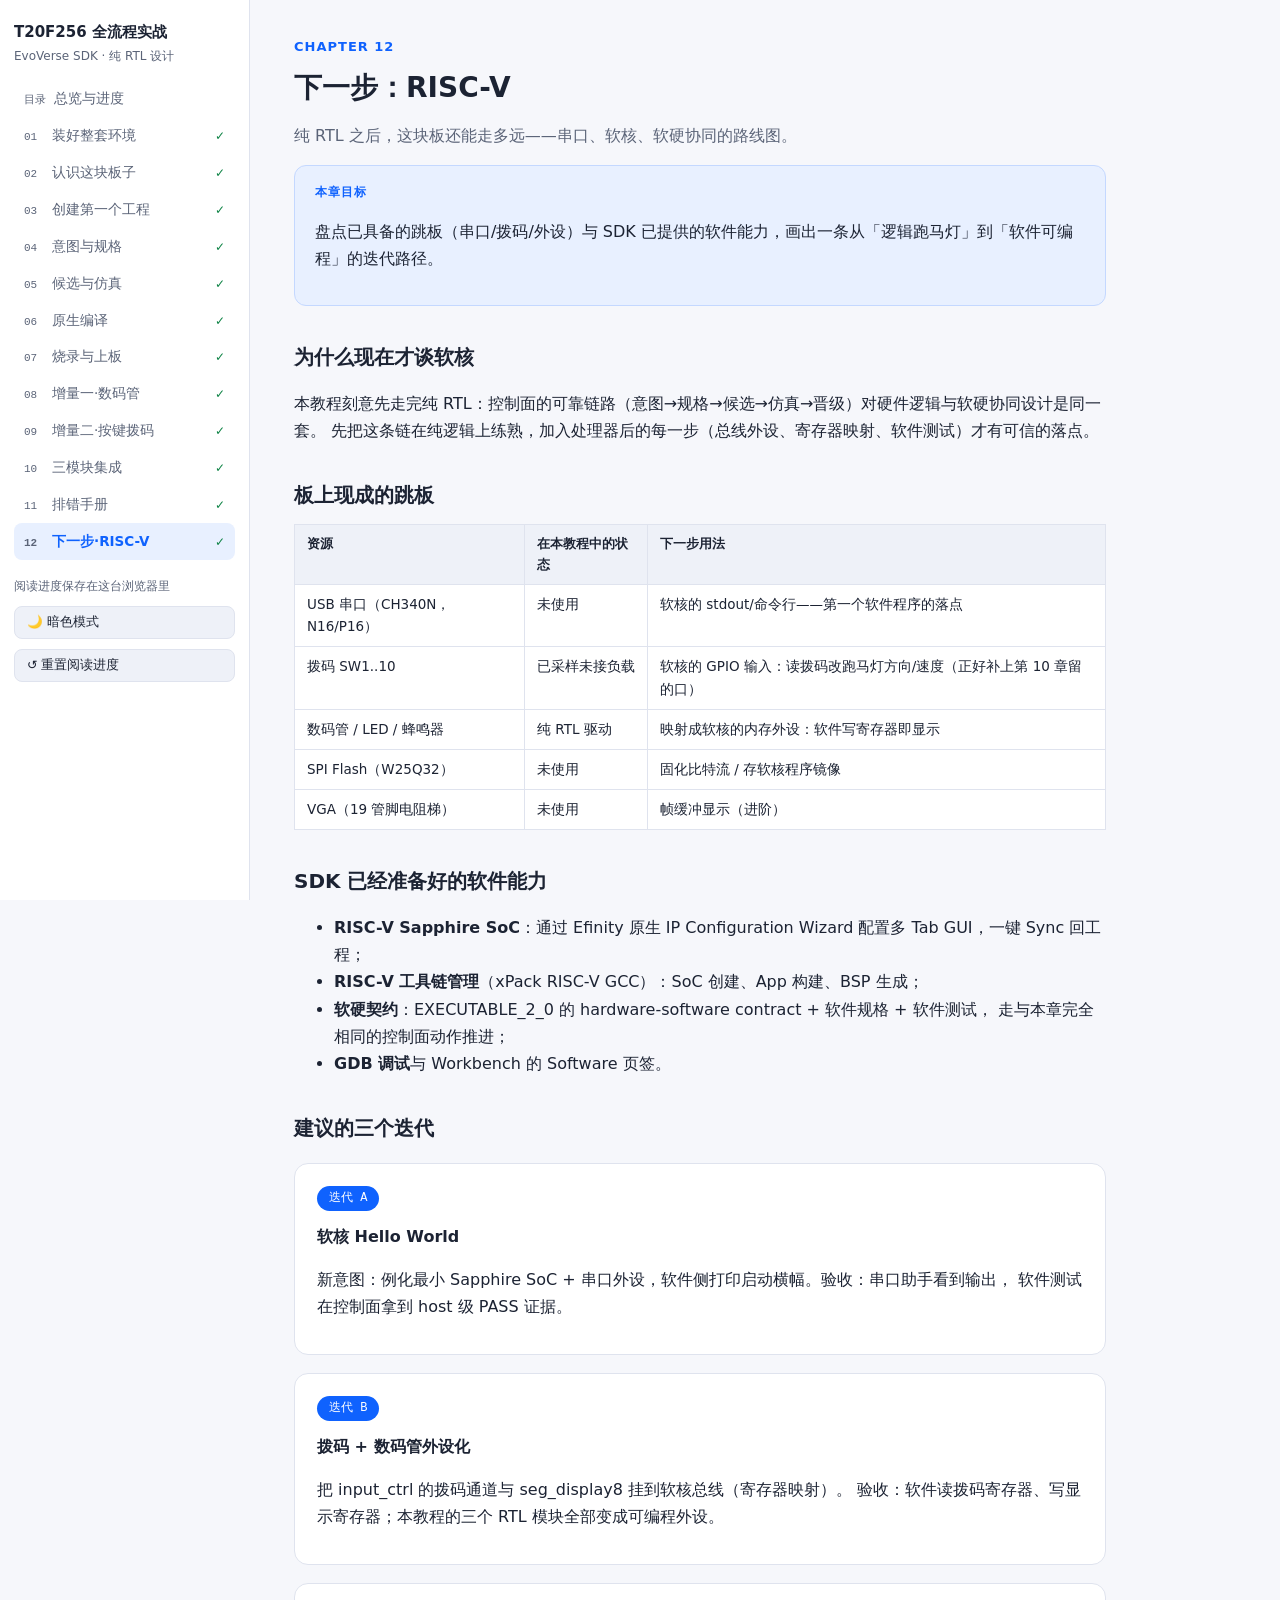
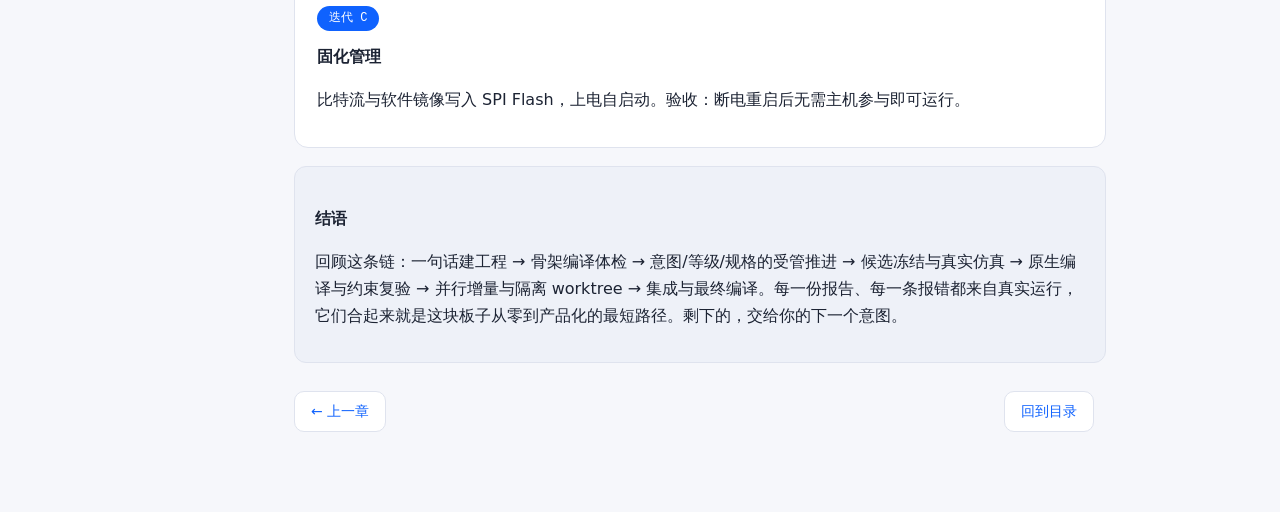
<file: learn/t20f256-rtl-fullflow/12-roadmap.html>
<!doctype html>
<html lang="zh-CN">
<head>
<meta charset="utf-8">
<meta name="viewport" content="width=device-width, initial-scale=1">
<title>第 12 章 · 下一步：RISC-V</title>
<link rel="stylesheet" href="assets/site.css?v=2">
<script>(function(){var t;try{t=localStorage.getItem("t20f256-theme")}catch(e){}document.documentElement.dataset.theme=t||(matchMedia("(prefers-color-scheme: dark)").matches?"dark":"light")})()</script>
</head>
<body data-ch="12">
<aside class="sidebar">
  <div class="brand">T20F256 全流程实战<small>EvoVerse SDK · 纯 RTL 设计</small></div>
  <nav>
    <a href="index.html" data-ch="index"><span class="no">目录</span>总览与进度</a>
    <a href="01-environment.html" data-ch="01"><span class="no">01</span>装好整套环境</a>
    <a href="02-board.html" data-ch="02"><span class="no">02</span>认识这块板子</a>
    <a href="03-new-project.html" data-ch="03"><span class="no">03</span>创建第一个工程</a>
    <a href="04-intent-spec.html" data-ch="04"><span class="no">04</span>意图与规格</a>
    <a href="05-candidate-sim.html" data-ch="05"><span class="no">05</span>候选与仿真</a>
    <a href="06-native-build.html" data-ch="06"><span class="no">06</span>原生编译</a>
    <a href="07-program.html" data-ch="07"><span class="no">07</span>烧录与上板</a>
    <a href="08-increment-seg.html" data-ch="08"><span class="no">08</span>增量一·数码管</a>
    <a href="09-increment-btn.html" data-ch="09"><span class="no">09</span>增量二·按键拨码</a>
    <a href="10-integration.html" data-ch="10"><span class="no">10</span>三模块集成</a>
    <a href="11-troubleshooting.html" data-ch="11"><span class="no">11</span>排错手册</a>
    <a href="12-roadmap.html" data-ch="12"><span class="no">12</span>下一步·RISC-V</a>
  </nav>
  <div class="progress-note">阅读进度保存在这台浏览器里</div>
</aside>
<main class="solo">
<header class="ch-head">
  <div class="kicker">CHAPTER 12</div>
  <h1>下一步：RISC-V</h1>
  <p class="sub">纯 RTL 之后，这块板还能走多远——串口、软核、软硬协同的路线图。</p>
</header>

<section class="card goal-card">
  <div class="tag">本章目标</div>
  <p>盘点已具备的跳板（串口/拨码/外设）与 SDK 已提供的软件能力，画出一条从「逻辑跑马灯」到「软件可编程」的迭代路径。</p>
</section>

<h2>为什么现在才谈软核</h2>
<p>本教程刻意先走完纯 RTL：控制面的可靠链路（意图→规格→候选→仿真→晋级）对硬件逻辑与软硬协同设计是同一套。
先把这条链在纯逻辑上练熟，加入处理器后的每一步（总线外设、寄存器映射、软件测试）才有可信的落点。</p>

<h2>板上现成的跳板</h2>
<table>
  <tr><th>资源</th><th>在本教程中的状态</th><th>下一步用法</th></tr>
  <tr><td>USB 串口（CH340N，N16/P16）</td><td>未使用</td><td>软核的 stdout/命令行——第一个软件程序的落点</td></tr>
  <tr><td>拨码 SW1..10</td><td>已采样未接负载</td><td>软核的 GPIO 输入：读拨码改跑马灯方向/速度（正好补上第 10 章留的口）</td></tr>
  <tr><td>数码管 / LED / 蜂鸣器</td><td>纯 RTL 驱动</td><td>映射成软核的内存外设：软件写寄存器即显示</td></tr>
  <tr><td>SPI Flash（W25Q32）</td><td>未使用</td><td>固化比特流 / 存软核程序镜像</td></tr>
  <tr><td>VGA（19 管脚电阻梯）</td><td>未使用</td><td>帧缓冲显示（进阶）</td></tr>
</table>

<h2>SDK 已经准备好的软件能力</h2>
<ul>
  <li><b>RISC-V Sapphire SoC</b>：通过 Efinity 原生 IP Configuration Wizard 配置多 Tab GUI，一键 Sync 回工程；</li>
  <li><b>RISC-V 工具链管理</b>（xPack RISC-V GCC）：SoC 创建、App 构建、BSP 生成；</li>
  <li><b>软硬契约</b>：EXECUTABLE_2_0 的 hardware-software contract + 软件规格 + 软件测试，
  走与本章完全相同的控制面动作推进；</li>
  <li><b>GDB 调试</b>与 Workbench 的 Software 页签。</li>
</ul>

<h2>建议的三个迭代</h2>
<div class="step">
  <span class="step-no">迭代 A</span>
  <h3>软核 Hello World</h3>
  <p>新意图：例化最小 Sapphire SoC + 串口外设，软件侧打印启动横幅。验收：串口助手看到输出，
  软件测试在控制面拿到 host 级 PASS 证据。</p>
</div>
<div class="step">
  <span class="step-no">迭代 B</span>
  <h3>拨码 + 数码管外设化</h3>
  <p>把 input_ctrl 的拨码通道与 seg_display8 挂到软核总线（寄存器映射）。
  验收：软件读拨码寄存器、写显示寄存器；本教程的三个 RTL 模块全部变成可编程外设。</p>
</div>
<div class="step">
  <span class="step-no">迭代 C</span>
  <h3>固化管理</h3>
  <p>比特流与软件镜像写入 SPI Flash，上电自启动。验收：断电重启后无需主机参与即可运行。</p>
</div>

<section class="card summary">
  <h3>结语</h3>
  <p>回顾这条链：一句话建工程 → 骨架编译体检 → 意图/等级/规格的受管推进 → 候选冻结与真实仿真 →
  原生编译与约束复验 → 并行增量与隔离 worktree → 集成与最终编译。每一份报告、每一条报错都来自真实运行，
  它们合起来就是这块板子从零到产品化的最短路径。剩下的，交给你的下一个意图。</p>
</section>
<div class="ch-nav"><a href="11-troubleshooting.html">← 上一章</a><a href="index.html">回到目录</a></div>
</main>
<script src="assets/site.js?v=4"></script>
</body>
</html>
</file>
<file: learn/t20f256-rtl-fullflow/assets/site.css>
/* t20f256-rtl-fullflow 教程站点 —— 共享样式（三栏：导航 | 实验主线 | 扩展栏） */
:root {
  color-scheme: light;
  --bg: #f6f7fb;
  --panel: #ffffff;
  --panel-2: #eef1f8;
  --ink: #1c2333;
  --muted: #5b6478;
  --brand: #0f62fe;
  --brand-soft: #e8f0ff;
  --on-brand: #ffffff;
  --ok: #0e8345;
  --ok-soft: #e6f6ee;
  --warn: #b28600;
  --warn-soft: #fff7e0;
  --err: #b3261e;
  --err-soft: #fdecea;
  --violet: #5a3fc0;
  --violet-soft: #f3f0ff;
  --line: #dfe3ee;
  --code-bg: #10162a;
  --code-ink: #dce4ff;
  --goal-border: #c4d8ff;
  --ok-border: #bfe6cf;
  --err-border: #f2c4c0;
  --warn-border: #efdca8;
  --watch-border: #d9d0f5;
  --story-bg: #fffbfa;
  --obs-bg: #fafbff;
  --obs-border: #c9d2ea;
  --say-bg: #eef7f2;
  --say-border: #cfe8da;
  --say-ink: #14452f;
  --code-inline: #26324d;
  --progress-track: #e3e8f4;
  --mono: "Cascadia Code", Consolas, "Courier New", monospace;
}
/* 暗色模式：head 内联脚本按「记忆选择或系统偏好」设 data-theme */
html[data-theme="dark"] {
  color-scheme: dark;
  --bg: #14161b;
  --panel: #1d2027;
  --panel-2: #272b35;
  --ink: #e6eaf4;
  --muted: #9aa3b5;
  --brand: #78a9ff;
  --brand-soft: #1e2b44;
  --on-brand: #0e141d;
  --ok: #4cc178;
  --ok-soft: #142b1e;
  --warn: #e3b341;
  --warn-soft: #2f270f;
  --err: #ff8389;
  --err-soft: #33191a;
  --violet: #bb8eff;
  --violet-soft: #271f42;
  --line: #343a47;
  --code-bg: #10131c;
  --code-ink: #dce4ff;
  --goal-border: #2c4470;
  --ok-border: #245c3a;
  --err-border: #6b3230;
  --warn-border: #5c4d1c;
  --watch-border: #453a75;
  --story-bg: #251a19;
  --obs-bg: #1a1e2b;
  --obs-border: #3a4257;
  --say-bg: #152619;
  --say-border: #2d5540;
  --say-ink: #a5dcc0;
  --code-inline: #c6d1ea;
  --progress-track: #2c313d;
}
* { box-sizing: border-box; }
html, body { margin: 0; padding: 0; }
body {
  font-family: "Segoe UI", "Microsoft YaHei", system-ui, sans-serif;
  background: var(--bg);
  color: var(--ink);
  line-height: 1.7;
  display: flex;
  min-height: 100vh;
}

/* ---------- 侧边导航 ---------- */
.sidebar {
  width: 250px; flex: 0 0 250px;
  background: var(--panel);
  border-right: 1px solid var(--line);
  padding: 20px 14px;
  position: sticky; top: 0;
  height: 100vh; overflow-y: auto;
}
.sidebar .brand { font-weight: 700; font-size: 15px; margin-bottom: 4px; }
.sidebar .brand small { display: block; color: var(--muted); font-weight: 400; font-size: 12px; }
.sidebar nav { margin-top: 14px; }
.sidebar nav a {
  display: flex; align-items: baseline; gap: 8px;
  padding: 7px 10px; border-radius: 8px;
  color: var(--muted); text-decoration: none; font-size: 13.5px;
}
.sidebar nav a:hover { background: var(--brand-soft); color: var(--ink); }
.sidebar nav a.active { background: var(--brand-soft); color: var(--brand); font-weight: 600; }
.sidebar nav a .no {
  font-family: var(--mono); font-size: 11px; color: var(--muted);
  min-width: 20px;
}
.sidebar nav a.done::after { content: "✓"; margin-left: auto; color: var(--ok); font-size: 12px; }
.progress-note { margin-top: 16px; font-size: 12px; color: var(--muted); }
.theme-toggle {
  display: block; width: 100%; margin-top: 10px;
  padding: 7px 12px; border-radius: 8px; cursor: pointer;
  border: 1px solid var(--line); background: var(--panel-2); color: var(--ink);
  font-size: 12.5px; font-family: inherit; text-align: left;
}
.theme-toggle:hover { border-color: var(--brand); color: var(--brand); }

/* ---------- 正文骨架：lead（章首）+ step-row（主线 | 右栏） ---------- */
main { flex: 1; padding: 36px 44px 80px; max-width: 1560px; min-width: 0; }

/* 章首区（标题 / 目标 / 引入段落 / 不属于任何步骤的表格） */
.lead { max-width: 800px; }

/* 步骤行：左主线 + 右扩展栏，随步骤对齐 */
.step-row {
  display: grid;
  grid-template-columns: minmax(0, 1fr) 330px;
  gap: 0 34px;
  align-items: start;
  margin-top: 6px;
}
.flow { min-width: 0; max-width: 800px; }

/* 主线时间线：步骤左侧竖向虚线 + 节点圆点 */
.flow { position: relative; }
.flow::before {
  content: ""; position: absolute; left: 8px; top: 16px; bottom: 16px;
  border-left: 2px dashed var(--line);
}
.flow > .step { position: relative; margin-left: 30px; }
.flow > .step::before {
  content: ""; position: absolute; left: -28px; top: 24px;
  width: 10px; height: 10px; border-radius: 50%;
  background: var(--brand); border: 2px solid var(--panel);
  box-shadow: 0 0 0 2px var(--brand-soft); z-index: 1;
}
/* 不在 step 卡里的零散块也沿时间线排 */
.flow > :not(.step) { margin-left: 30px; }

/* 扩展栏：一组卡片整体 sticky，滚动长步骤时保持可见 */
.rail { display: flex; flex-direction: column; gap: 12px; padding-top: 6px; min-width: 0; }
.rail-inner { display: flex; flex-direction: column; gap: 12px; position: sticky; top: 20px; }

/* ---------- 右栏卡片（details 可折叠） ---------- */
.aside-card {
  background: var(--panel);
  border: 1px solid var(--line); border-left-width: 3px;
  border-radius: 10px;
  font-size: 13px; line-height: 1.65;
  overflow: hidden;
}
.aside-card summary {
  list-style: none; cursor: pointer; user-select: none;
  display: flex; align-items: center; gap: 8px;
  padding: 9px 13px;
  font-weight: 700; font-size: 12.5px; letter-spacing: 2px;
}
.aside-card summary::-webkit-details-marker { display: none; }
.aside-card summary::before {
  content: ""; width: 7px; height: 7px; border-radius: 50%;
  background: currentColor; flex: 0 0 7px;
}
.aside-card summary::after {
  content: "▾"; margin-left: auto; color: var(--muted);
  font-size: 11px; transition: transform .15s;
}
.aside-card:not([open]) summary::after { transform: rotate(-90deg); }
.aside-card .body { padding: 0 13px 11px; color: var(--ink); }
.aside-card .body p { margin: 6px 0; }
.aside-card .body b { font-size: 12.5px; }
.aside-card pre {
  background: var(--code-bg); color: var(--code-ink);
  border-radius: 8px; padding: 8px 10px;
  font-family: var(--mono); font-size: 11.5px; line-height: 1.55;
  overflow-x: auto; white-space: pre-wrap; word-break: break-all;
  margin: 8px 0;
}
.aside-card pre .k { color: #6ea8ff; } .aside-card pre .g { color: #7fe0a8; }
.aside-card pre .r { color: #ff9d9d; } .aside-card pre .y { color: #ffd479; }
.aside-card table { font-size: 12px; margin: 8px 0; }
.aside-card th, .aside-card td { padding: 5px 8px; }

.aside-card.a-status { border-left-color: var(--brand); }
.aside-card.a-status summary { color: var(--brand); }
.aside-card.a-fix { border-left-color: var(--err); }
.aside-card.a-fix summary { color: var(--err); }
.aside-card.a-branch { border-left-color: var(--warn); }
.aside-card.a-branch summary { color: var(--warn); }
.aside-card.a-learn { border-left-color: var(--violet); }
.aside-card.a-learn summary { color: var(--violet); }

/* ---------- 章头 / 章尾导航 ---------- */
.ch-head .kicker { color: var(--brand); font-weight: 600; font-size: 13px; letter-spacing: 1px; }
.ch-head h1 { margin: 6px 0 10px; font-size: 28px; }
.ch-head p.sub { color: var(--muted); margin-top: 0; }
.ch-nav { margin-top: 28px; display: flex; justify-content: space-between; gap: 12px; max-width: 800px; }
.ch-nav a {
  text-decoration: none; color: var(--brand); font-size: 14px;
  border: 1px solid var(--line); background: var(--panel);
  padding: 8px 16px; border-radius: 10px;
}
.ch-nav a:hover { border-color: var(--brand); }

h2 { font-size: 20px; margin: 34px 0 12px; }
h3 { font-size: 16px; margin: 22px 0 8px; }

/* ---------- 卡片 ---------- */
.card { border-radius: 12px; padding: 16px 20px; margin: 14px 0; border: 1px solid var(--line); background: var(--panel); }
.goal-card { background: var(--brand-soft); border-color: var(--goal-border); }
.goal-card .tag { font-size: 12px; font-weight: 700; color: var(--brand); letter-spacing: 1px; }
.ok-card { background: var(--ok-soft); border-color: var(--ok-border); }
.err-card { background: var(--err-soft); border-color: var(--err-border); }
.warn-card { background: var(--warn-soft); border-color: var(--warn-border); }
.watch-card { background: var(--violet-soft); border-color: var(--watch-border); }
.watch-card .tag { color: var(--violet); }
.card.summary { background: var(--panel-2); }

/* ---------- 步骤块（主线） ---------- */
.step {
  background: var(--panel); border: 1px solid var(--line);
  border-radius: 14px; padding: 18px 22px; margin: 18px 0;
}
.step .step-no {
  display: inline-block; background: var(--brand); color: var(--on-brand);
  font-family: var(--mono); font-size: 12px; border-radius: 999px;
  padding: 2px 12px; margin-bottom: 8px;
}
.step h3 { margin: 4px 0 6px; }
.step .why { color: var(--muted); font-size: 13.5px; margin: 6px 0 10px; }

/* 主线翻车剧情：三句话一段，细节去右栏 */
.story {
  border: 1px solid var(--err-border); border-left: 3px solid var(--err);
  background: var(--story-bg); border-radius: 0 10px 10px 0;
  padding: 8px 14px; margin: 12px 0; font-size: 13.5px;
}
.story .tag { color: var(--err); font-weight: 700; font-size: 12px; letter-spacing: 1px; margin-right: 6px; }

/* 该看什么：观察块 */
.obs {
  border: 1px dashed var(--obs-border); background: var(--obs-bg);
  border-radius: 10px; padding: 10px 14px; margin: 12px 0; font-size: 13px;
}
.obs .tag { color: var(--brand); font-weight: 700; font-size: 12px; letter-spacing: 1px; margin-right: 6px; }

/* 结果状态行 */
.status-line {
  display: inline-flex; align-items: center; gap: 8px;
  border-radius: 999px; padding: 4px 14px;
  font-size: 13px; margin: 10px 0;
}
.status-line.ok   { background: var(--ok-soft);   color: var(--ok);   border: 1px solid var(--ok-border); }
.status-line.warn { background: var(--warn-soft); color: var(--warn); border: 1px solid var(--warn-border); }
.status-line.err  { background: var(--err-soft);  color: var(--err);  border: 1px solid var(--err-border); }

/* ---------- 代码 / 话术 + 复制按钮 ---------- */
.codeblock { position: relative; margin: 10px 0; }
.codeblock pre {
  background: var(--code-bg); color: var(--code-ink);
  border-radius: 10px; padding: 14px 16px; overflow-x: auto;
  font-family: var(--mono); font-size: 12.8px; line-height: 1.6; margin: 0;
}
.say { position: relative; }
.say pre {
  background: var(--say-bg); border: 1px solid var(--say-border); color: var(--say-ink);
  border-radius: 10px; padding: 14px 16px;
  font-size: 14px; margin: 0; white-space: pre-wrap;
}
.say .say-hint { font-size: 12px; color: var(--muted); margin-bottom: 4px; }
.copy-btn {
  position: absolute; top: 8px; right: 8px;
  background: rgba(255,255,255,.12); color: inherit;
  border: 1px solid rgba(255,255,255,.25); border-radius: 6px;
  padding: 3px 10px; font-size: 12px; cursor: pointer; font-family: inherit;
}
.say .copy-btn { background: var(--panel); color: var(--say-ink); border-color: var(--say-border); }
.copy-btn:hover { background: var(--brand); color: var(--on-brand); border-color: var(--brand); }
.copy-btn.copied::after { content: " ✓"; }

/* ---------- 表格 ---------- */
table { border-collapse: collapse; width: 100%; margin: 12px 0; font-size: 13.5px; background: var(--panel); }
th, td { border: 1px solid var(--line); padding: 8px 12px; text-align: left; vertical-align: top; }
th { background: var(--panel-2); font-size: 12.5px; }
td code, p code, li code {
  font-family: var(--mono); background: var(--panel-2); border-radius: 5px;
  padding: 1px 6px; font-size: .9em; color: var(--code-inline);
}
.outcome { font-family: var(--mono); font-size: 12.5px; }
.k { color: #6ea8ff; } .g { color: #7fe0a8; } .r { color: #ff9d9d; } .y { color: #ffd479; }

/* ---------- 内容型章节（如 12 章）：单栏居中 ---------- */
main.solo { max-width: 900px; }

/* ---------- 首页 ---------- */
.hero { background: linear-gradient(135deg, #0f2a66, #0f62fe); color: #fff; border-radius: 18px; padding: 34px 38px; }
.hero h1 { margin: 0 0 8px; font-size: 30px; }
.hero p { margin: 4px 0; opacity: .92; }
.hero .chips { margin-top: 14px; display: flex; flex-wrap: wrap; gap: 8px; }
.hero .chips span { background: rgba(255,255,255,.14); border-radius: 999px; padding: 3px 14px; font-size: 12.5px; }
.progress-bar { background: var(--progress-track); border-radius: 999px; height: 10px; overflow: hidden; margin: 10px 0 4px; }
.progress-bar > div { background: var(--ok); height: 100%; width: 0; transition: width .3s; }
.ch-grid { display: grid; grid-template-columns: repeat(auto-fill, minmax(280px, 1fr)); gap: 14px; margin-top: 18px; max-width: 1200px; }
.ch-grid a.ch {
  display: block; background: var(--panel); border: 1px solid var(--line);
  border-radius: 12px; padding: 14px 18px; text-decoration: none; color: var(--ink);
}
.ch-grid a.ch:hover { border-color: var(--brand); box-shadow: 0 2px 10px rgba(15,98,254,.12); }
.ch-grid .ch .no { font-family: var(--mono); font-size: 12px; color: var(--brand); }
.ch-grid .ch b { display: block; margin: 2px 0; }
.ch-grid .ch small { color: var(--muted); }
.ch-grid .ch.done b::after { content: " ✓"; color: var(--ok); }

/* ---------- 响应式 ---------- */
@media (max-width: 1250px) {
  /* 右栏折到主线下方，整体仍可折叠阅读 */
  .step-row { grid-template-columns: 1fr; gap: 0; }
  .rail { margin: 0 0 18px 30px; }
  .rail-inner { position: static; }
}
@media (max-width: 900px) {
  body { flex-direction: column; }
  .sidebar { width: 100%; height: auto; position: static; flex: none; }
  main { padding: 24px; }
  .flow > .step, .flow > :not(.step) { margin-left: 20px; }
  .rail { margin-left: 20px; }
}
</file>
